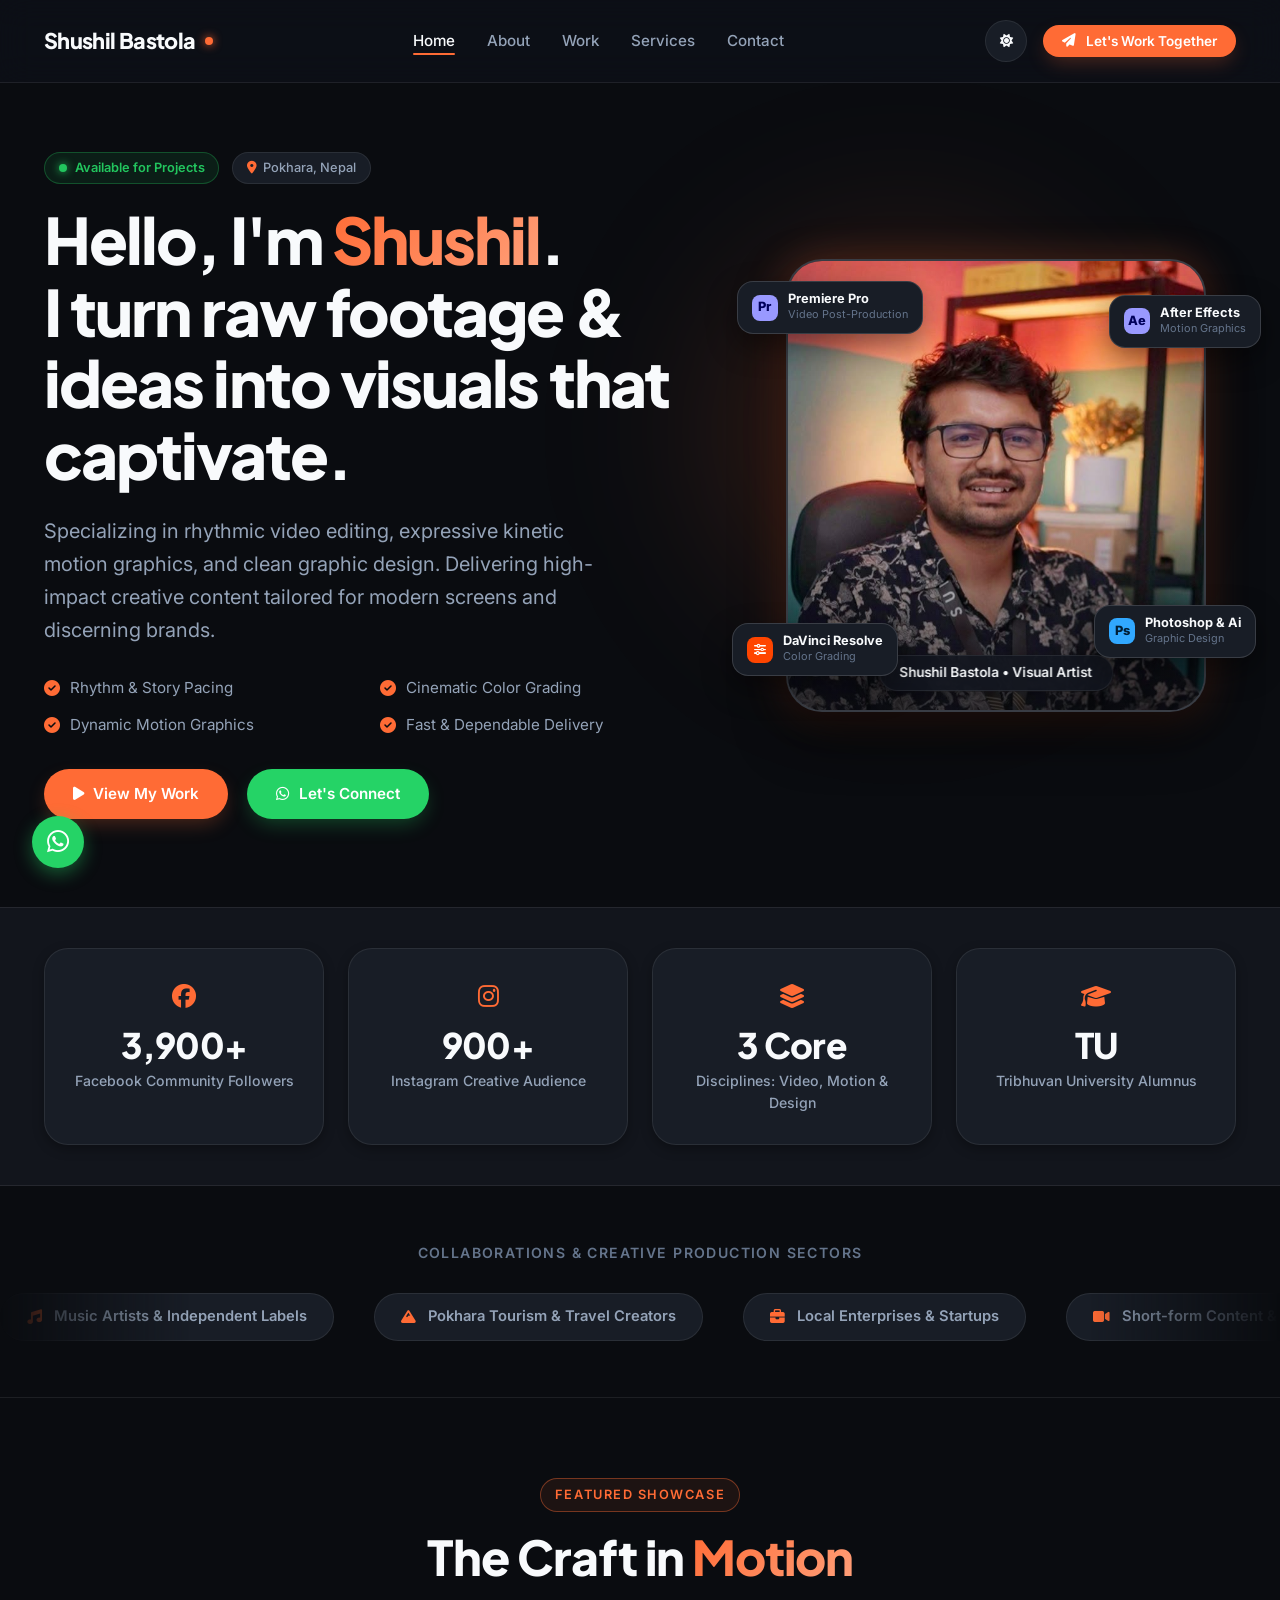
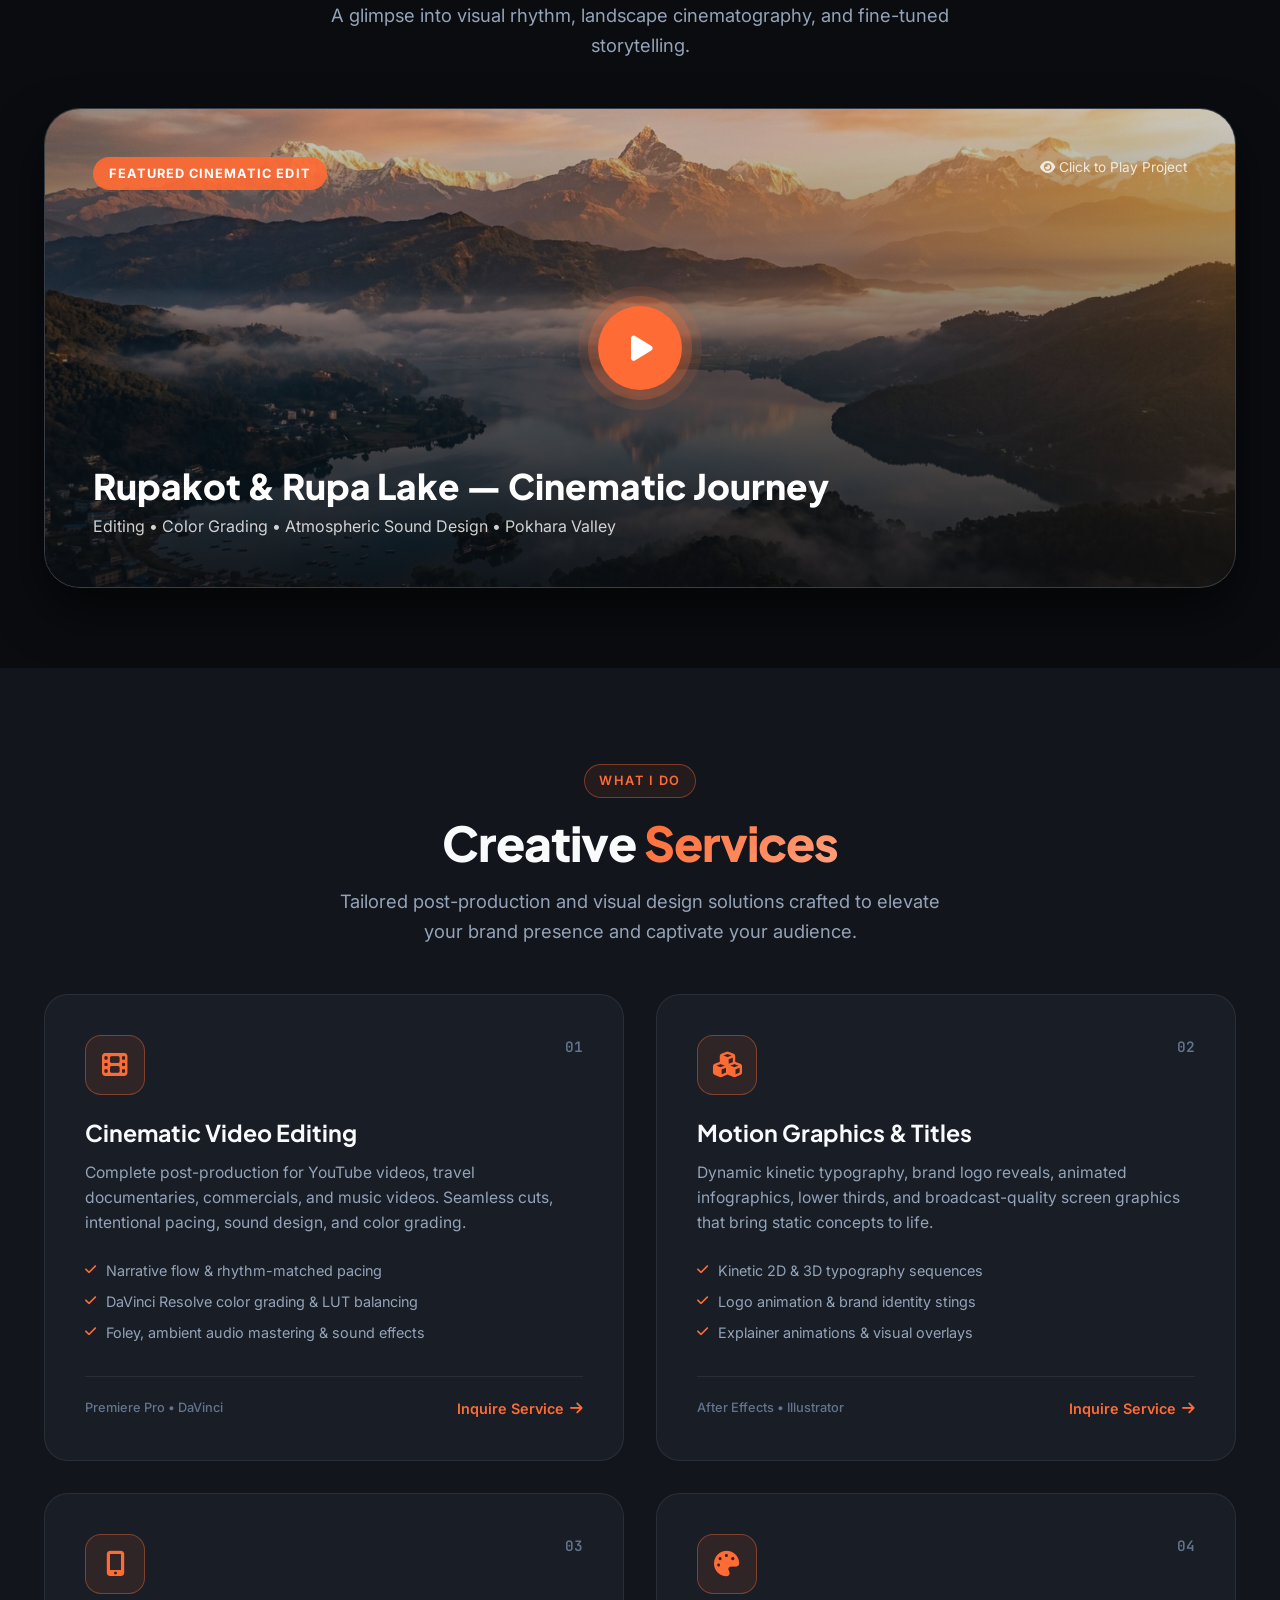
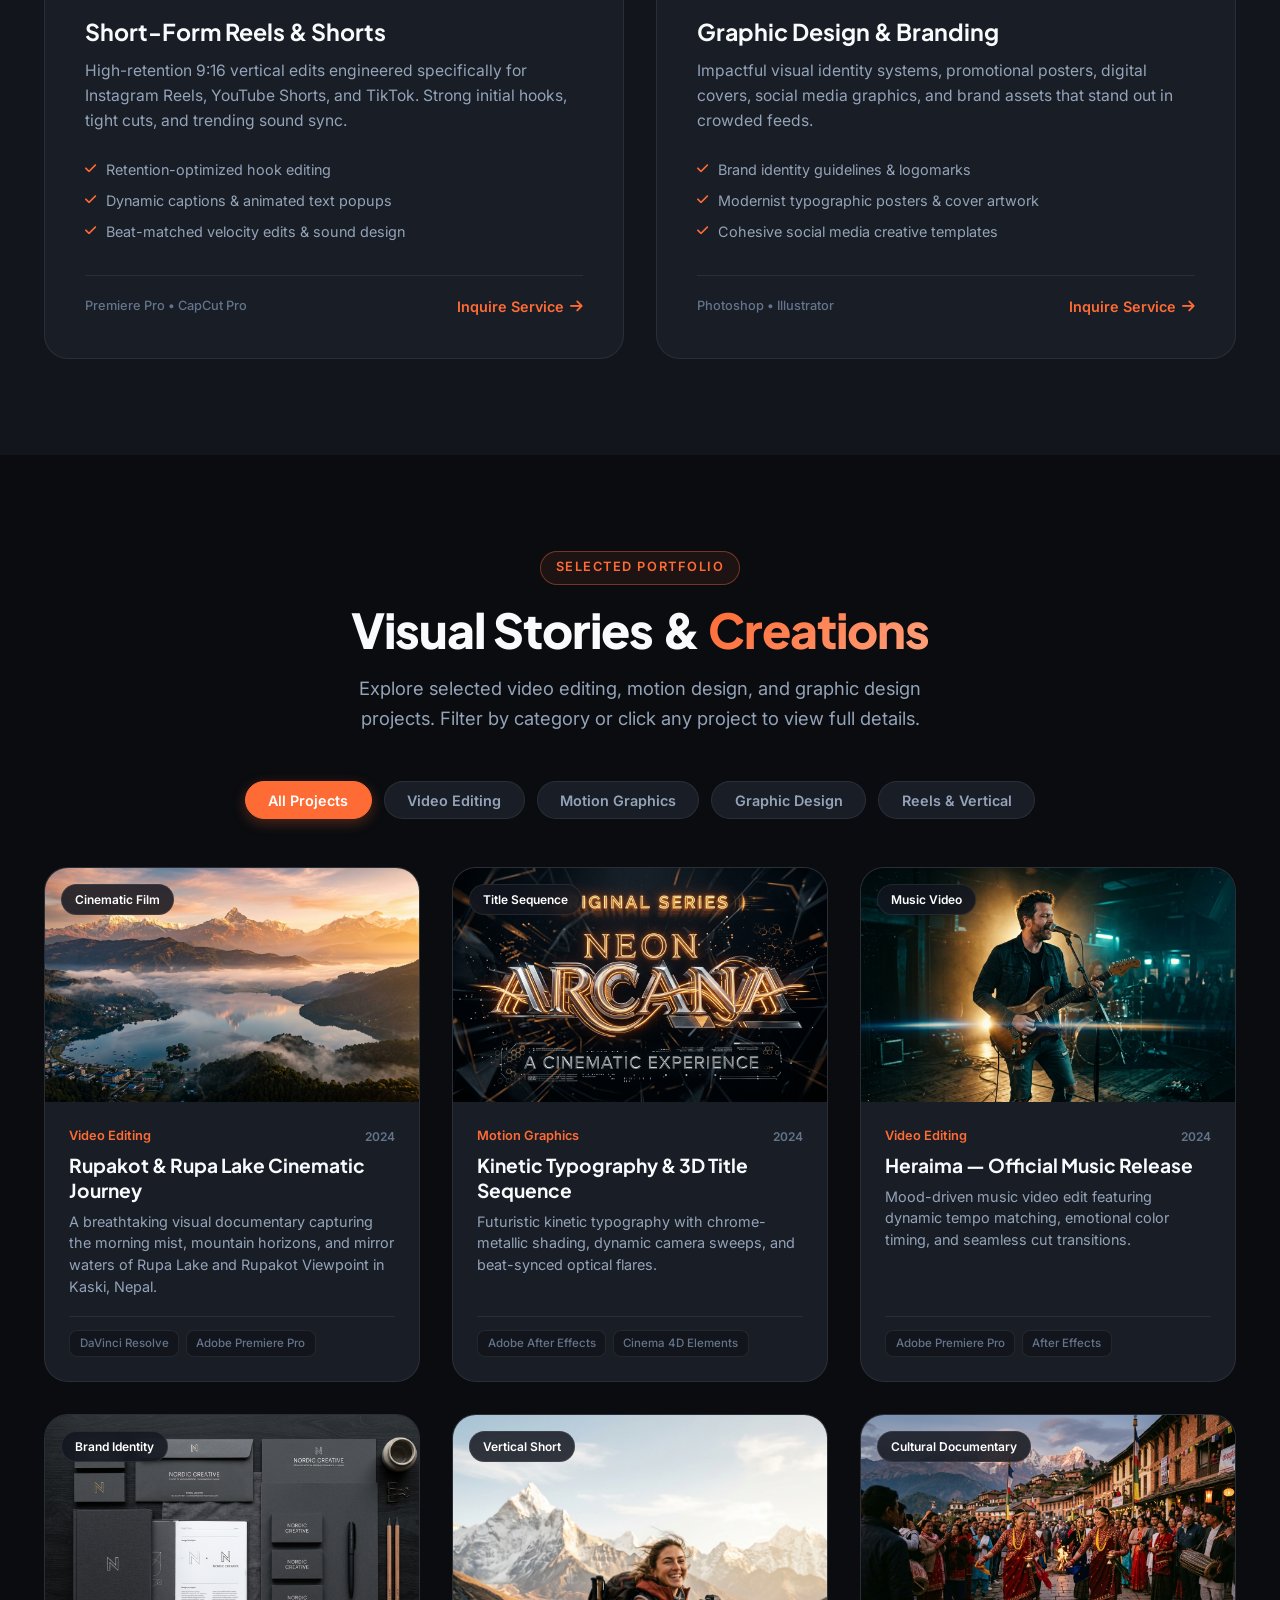
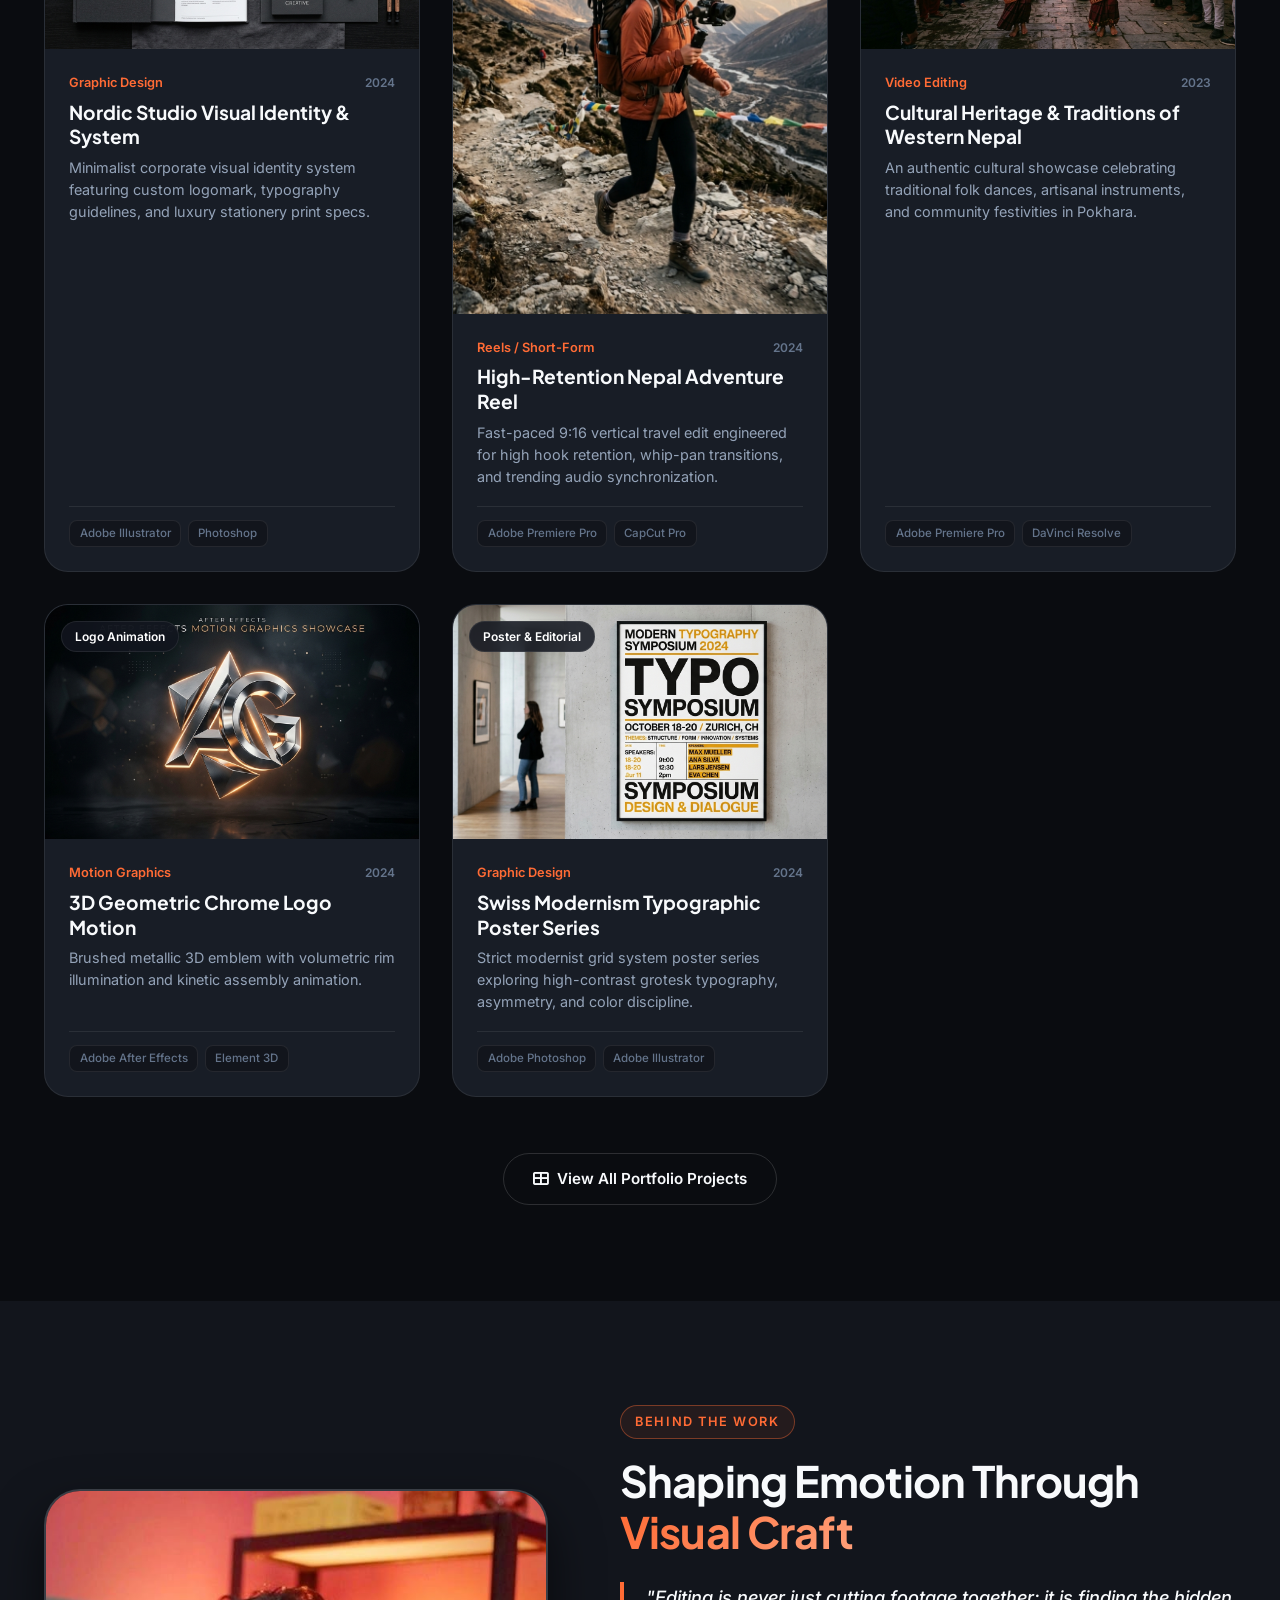
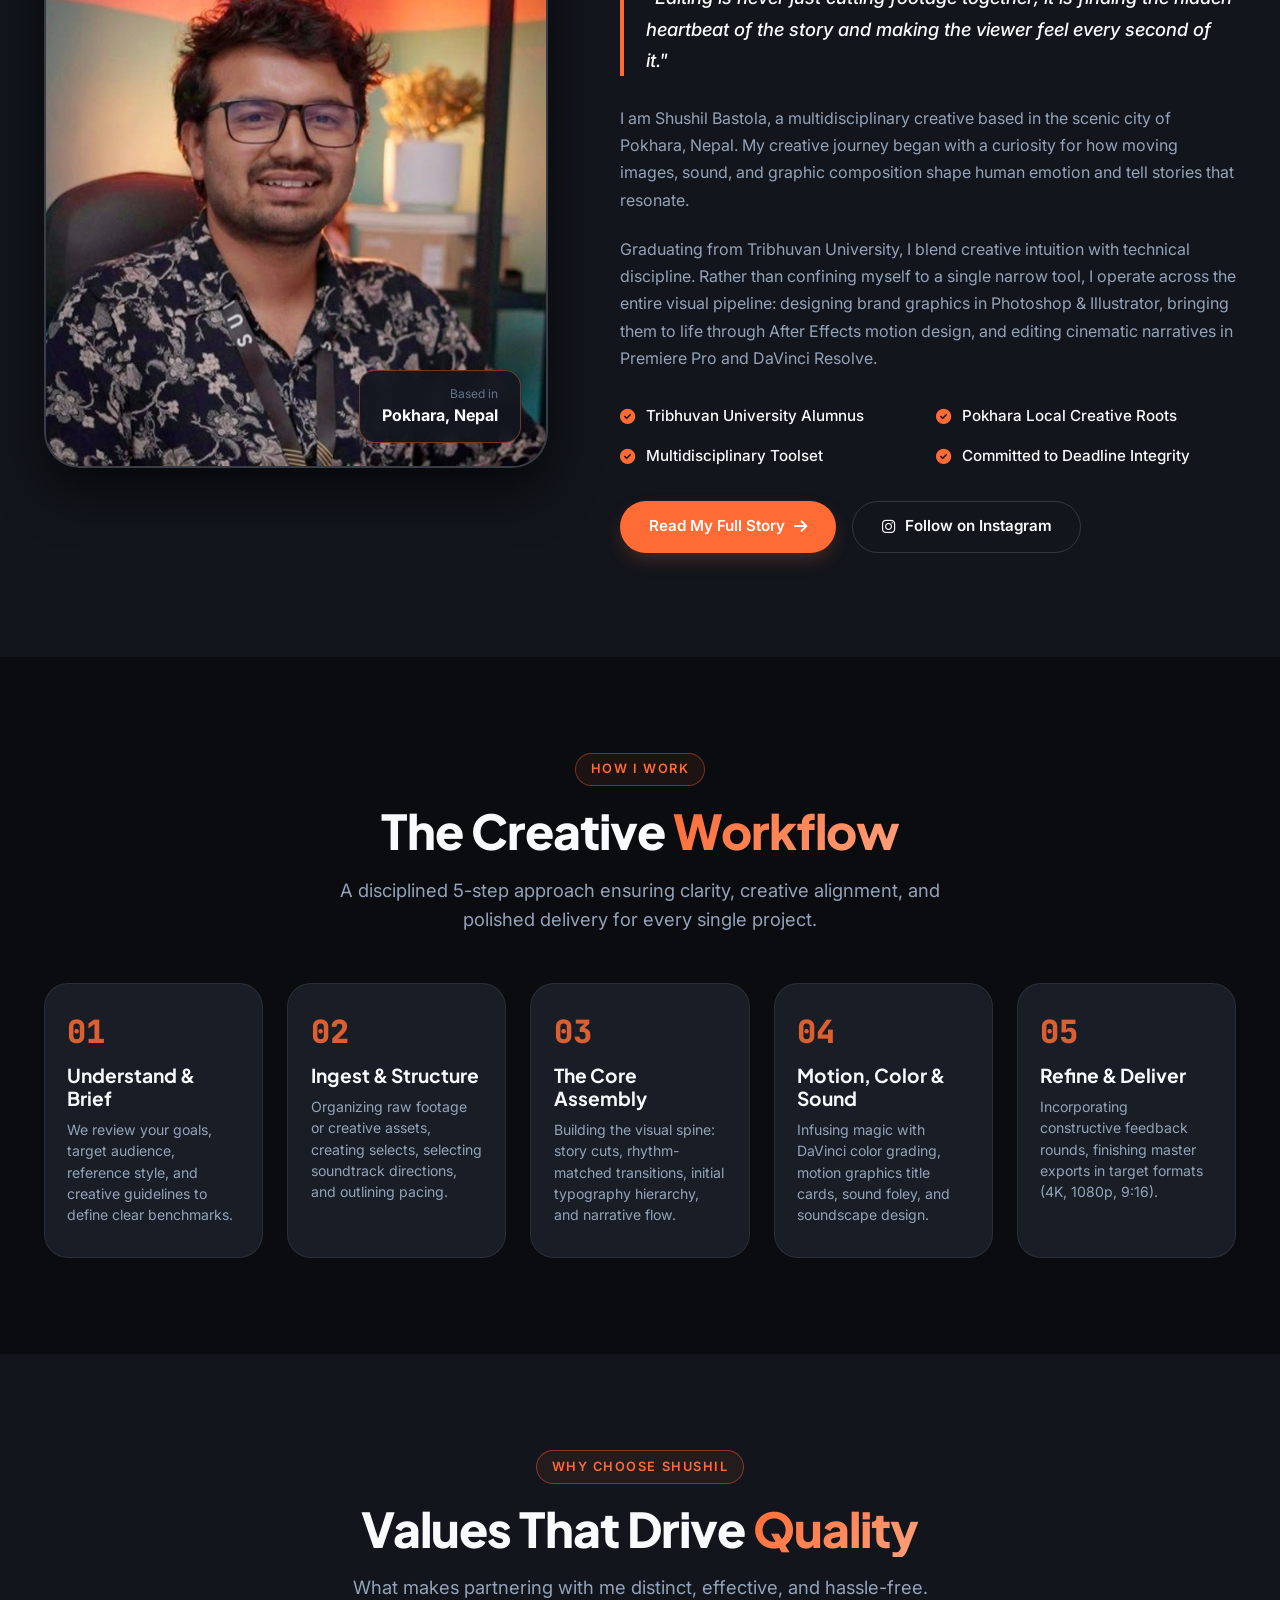
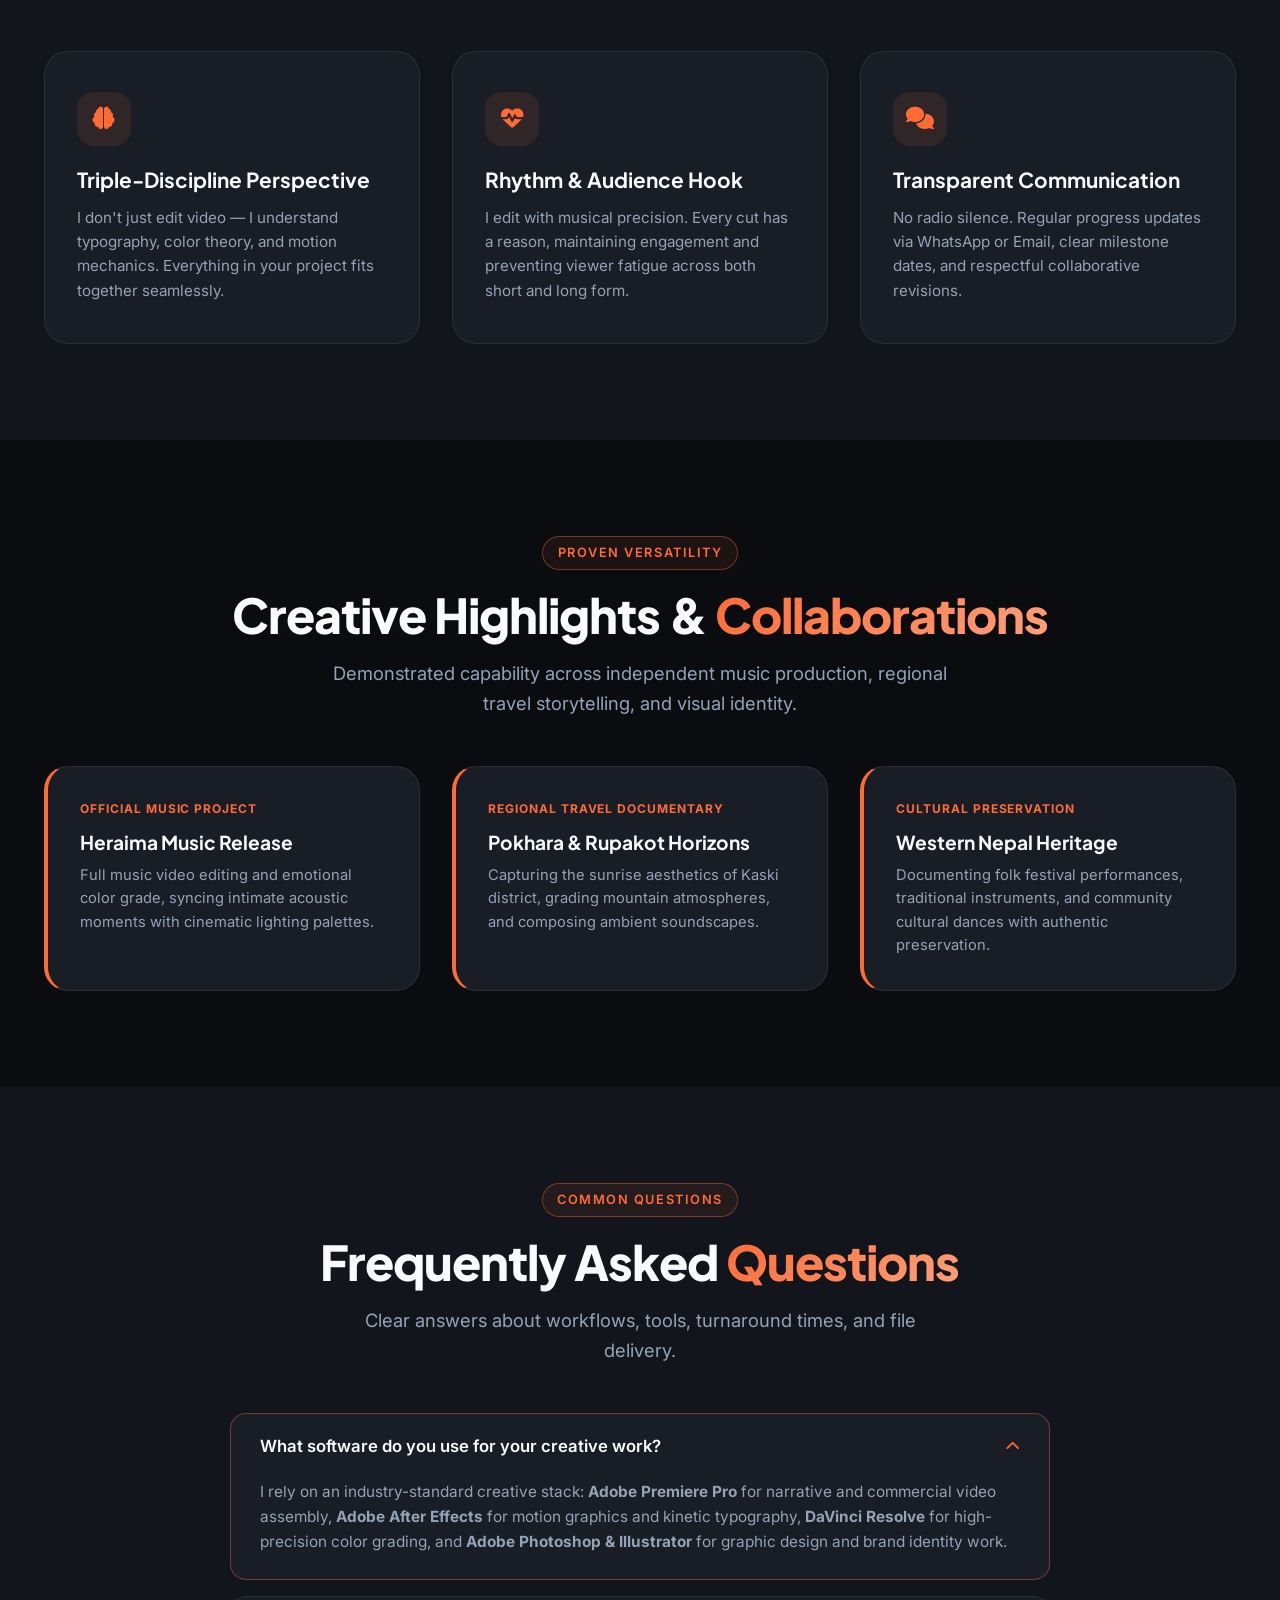
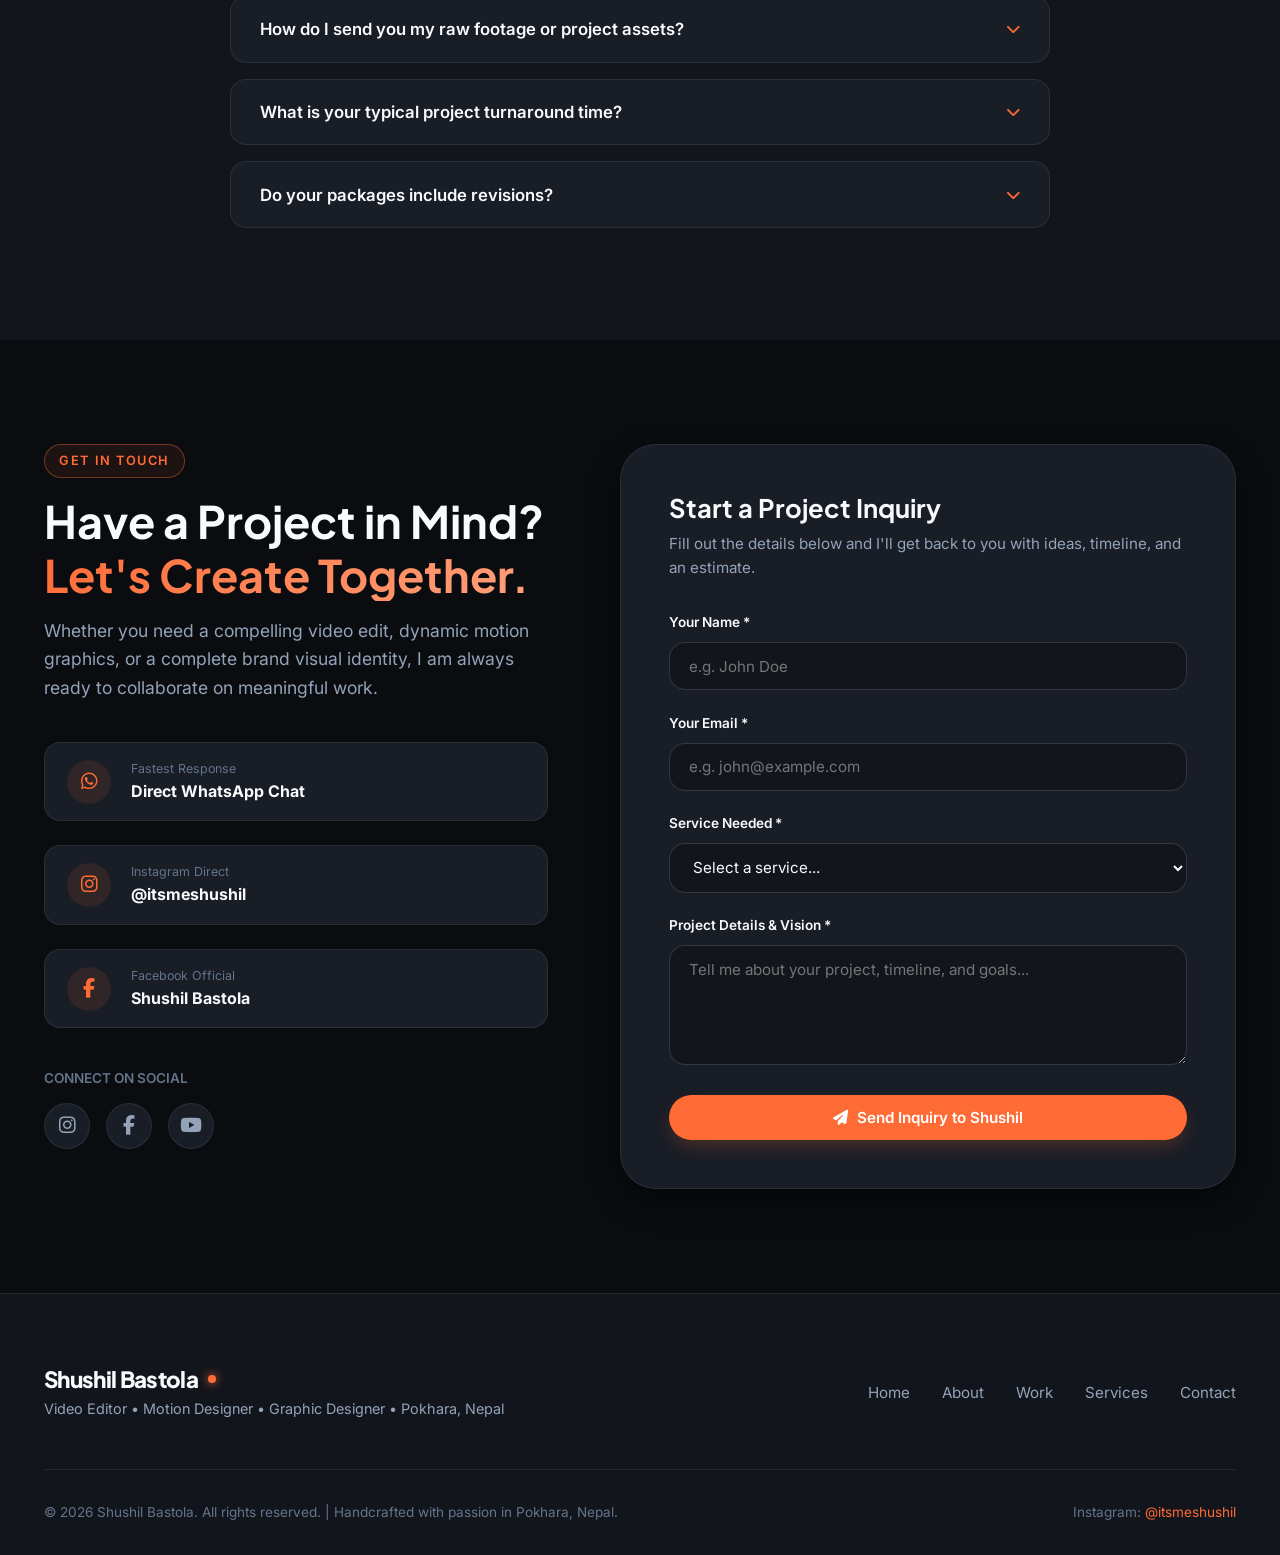
<file: index.html>
<!DOCTYPE html>
<html lang="en">
<head>
  <meta charset="UTF-8">
  <meta name="viewport" content="width=device-width, initial-scale=1.0">
  
  <title>Shushil Bastola | Video Editor, Motion Graphics & Graphic Designer</title>
  <meta name="description" content="Official portfolio of Shushil Bastola — Professional Video Editor, Motion Graphics Artist, and Graphic Designer based in Pokhara, Nepal. Visuals crafted with rhythm and intention.">
  <meta name="keywords" content="Shushil Bastola, itsmeshushil, Video Editor Pokhara, Motion Graphics Nepal, Graphic Designer Pokhara, Video Editing Nepal, Freelance Video Editor, Reels Editor">
  <meta name="author" content="Shushil Bastola">
  <meta name="robots" content="index, follow">

<!-- Search Engine Verification Placeholder -->
  <!-- Replace content with your Google Search Console verification code -->
	<meta name="google-site-verification" content="osciQegNAQBuEtO1pjsO329aaf_fcocKpjtHklkFjlA" />
  <!-- Canonical URL -->
   <link rel="canonical" href="https://shushilbastola.com.np/">
	
  <!-- Open Graph / Facebook -->
  <meta property="og:type" content="website">
  <meta property="og:url" content="https://itsmeshushil.com/">
  <meta property="og:title" content="Shushil Bastola | Video Editor & Visual Artist">
  <meta property="og:description" content="Professional portfolio of Shushil Bastola. Specializing in cinematic video editing, kinetic motion graphics, and clean graphic design in Pokhara, Nepal.">
  <meta property="og:image" content="assets/images/profile.jpg">

  <!-- Twitter -->
  <meta name="twitter:card" content="summary_large_image">
  <meta name="twitter:title" content="Shushil Bastola | Video Editor & Visual Artist">
  <meta name="twitter:description" content="Professional portfolio of Shushil Bastola — Video Editing, Motion Graphics, and Graphic Design.">
  <meta name="twitter:image" content="assets/images/profile.jpg">

  <!-- Google Fonts: Inter & Plus Jakarta Sans -->
  <link rel="preconnect" href="https://fonts.googleapis.com">
  <link rel="preconnect" href="https://fonts.gstatic.com" crossorigin>
  <link href="https://fonts.googleapis.com/css2?family=Inter:wght@300;400;500;600;700&family=Plus+Jakarta+Sans:wght@500;600;700;800&family=JetBrains+Mono:wght@400;600&display=swap" rel="stylesheet">

  <!-- Font Awesome 6 Icons -->
  <link rel="stylesheet" href="https://cdnjs.cloudflare.com/ajax/libs/font-awesome/6.5.1/css/all.min.css">

  <!-- Custom Stylesheet -->
  <link rel="stylesheet" href="css/style.css">

  <!-- Schema.org Structured Data -->
  <script type="application/ld+json">
  {
    "@context": "https://schema.org",
    "@type": "Person",
    "name": "Shushil Bastola",
    "alternateName": "itsmeshushil",
    "jobTitle": "Video Editor & Motion Designer",
    "address": {
      "@type": "PostalAddress",
      "addressLocality": "Pokhara",
      "addressRegion": "Gandaki Province",
      "addressCountry": "Nepal"
    },
    "alumniOf": "Tribhuvan University",
    "sameAs": [
      "https://www.instagram.com/itsmeshushil/",
      "https://www.facebook.com/profile.php?id=61584440631182",
      "https://www.youtube.com/@itsmeshushil"
    ],
    "knowsAbout": [
      "Video Editing",
      "Motion Graphics",
      "Graphic Design",
      "Color Grading",
      "Sound Design",
      "Adobe Premiere Pro",
      "Adobe After Effects",
      "DaVinci Resolve"
    ]
  }
  </script>
</head>
<body>

  <!-- ==========================================================================
       1. STICKY NAVIGATION
       ========================================================================== -->
  <nav class="navbar" id="navbar">
    <div class="container nav-container">
      <a href="index.html" class="nav-brand">
        <span>Shushil Bastola</span>
        <span class="brand-dot"></span>
      </a>

      <ul class="nav-links">
        <li><a href="index.html" class="nav-link active">Home</a></li>
        <li><a href="about.html" class="nav-link">About</a></li>
        <li><a href="portfolio.html" class="nav-link">Work</a></li>
        <li><a href="services.html" class="nav-link">Services</a></li>
        <li><a href="contact.html" class="nav-link">Contact</a></li>
      </ul>

      <div class="nav-actions">
        <button class="theme-toggle-btn" id="themeToggle" aria-label="Toggle dark mode">
          <i class="fas fa-sun"></i>
        </button>
        <button class="btn btn-primary btn-sm trigger-booking-modal">
          <i class="fas fa-paper-plane"></i> Let's Work Together
        </button>
        <button class="hamburger-btn" id="hamburgerBtn" aria-label="Toggle menu">
          <span></span>
          <span></span>
          <span></span>
        </button>
      </div>
    </div>
  </nav>

  <!-- Mobile Navigation Drawer -->
  <div class="mobile-drawer" id="mobileDrawer">
    <div>
      <div style="margin-bottom: 2rem; display: flex; align-items: center; justify-content: space-between;">
        <span class="nav-brand" style="font-size: 1.15rem;">
          Shushil Bastola <span class="brand-dot"></span>
        </span>
      </div>
      <ul class="mobile-nav-links">
        <li><a href="index.html" class="mobile-nav-link active"><span>Home</span> <i class="fas fa-chevron-right"></i></a></li>
        <li><a href="about.html" class="mobile-nav-link"><span>About</span> <i class="fas fa-chevron-right"></i></a></li>
        <li><a href="portfolio.html" class="mobile-nav-link"><span>Work / Portfolio</span> <i class="fas fa-chevron-right"></i></a></li>
        <li><a href="services.html" class="mobile-nav-link"><span>Services</span> <i class="fas fa-chevron-right"></i></a></li>
        <li><a href="contact.html" class="mobile-nav-link"><span>Contact</span> <i class="fas fa-chevron-right"></i></a></li>
      </ul>
    </div>
    <div class="mobile-drawer-footer">
      <button class="btn btn-primary trigger-booking-modal" style="width: 100%;">
        <i class="fas fa-calendar-check"></i> Start a Project
      </button>
      <div style="display: flex; justify-content: center; gap: 1rem; margin-top: 0.5rem;">
        <a href="https://www.instagram.com/itsmeshushil/" target="_blank" class="social-circle-link" aria-label="Instagram"><i class="fab fa-instagram"></i></a>
        <a href="https://www.facebook.com/profile.php?id=61584440631182" target="_blank" class="social-circle-link" aria-label="Facebook"><i class="fab fa-facebook-f"></i></a>
        <a href="https://www.youtube.com/@itsmeshushil" target="_blank" class="social-circle-link" aria-label="YouTube"><i class="fab fa-youtube"></i></a>
      </div>
    </div>
  </div>
  <div class="drawer-overlay" id="drawerOverlay"></div>

  <!-- ==========================================================================
       2. HERO SECTION
       ========================================================================== -->
  <section class="hero-section" id="hero">
    <div class="hero-glow"></div>
    <div class="container hero-grid">
      
      <div class="hero-content">
        <div class="hero-badge-row">
          <span class="status-pill">
            <span class="status-pulse"></span>
            Available for Projects
          </span>
          <span class="location-pill">
            <i class="fas fa-map-marker-alt" style="color: var(--accent-primary);"></i>
            Pokhara, Nepal
          </span>
        </div>

        <h1 class="hero-title">
          Hello, I'm <span class="gradient-text">Shushil</span>.<br>
          I turn raw footage & ideas into visuals that captivate.
        </h1>

        <p class="hero-subtitle">
          Specializing in rhythmic video editing, expressive kinetic motion graphics, and clean graphic design. Delivering high-impact creative content tailored for modern screens and discerning brands.
        </p>

        <div class="hero-points">
          <div class="hero-point-item"><i class="fas fa-check-circle"></i> Rhythm & Story Pacing</div>
          <div class="hero-point-item"><i class="fas fa-check-circle"></i> Cinematic Color Grading</div>
          <div class="hero-point-item"><i class="fas fa-check-circle"></i> Dynamic Motion Graphics</div>
          <div class="hero-point-item"><i class="fas fa-check-circle"></i> Fast & Dependable Delivery</div>
        </div>

        

        <div class="hero-cta-group">
          <a href="#work" class="btn btn-primary">
            <i class="fas fa-play"></i> View My Work
          </a>
          <a href="https://wa.me/9779800000000?text=Hi%20Shushil%2C%20I%20saw%20your%20portfolio%20and%20would%20like%20to%20discuss%20a%20project!" target="_blank" class="btn btn-whatsapp">
            <i class="fab fa-whatsapp"></i> Let's Connect
          </a>
        </div>
      </div>

      <!-- Hero Visual: Portrait + Floating Badges -->
      <div class="hero-visual-wrapper">
        <div class="portrait-frame">
          <img src="assets/images/profile.jpg" alt="Shushil Bastola - Video Editor & Graphic Designer">
          <div class="portrait-caption-pill">
            <span>Shushil Bastola &bull; Visual Artist</span>
          </div>
        </div>

        <!-- Floating Software Badges -->
        <div class="floating-software-badge badge-top-left">
          <div class="badge-icon pr">Pr</div>
          <div class="badge-text">
            <span class="badge-name">Premiere Pro</span>
            <span class="badge-skill">Video Post-Production</span>
          </div>
        </div>

        <div class="floating-software-badge badge-top-right">
          <div class="badge-icon ae">Ae</div>
          <div class="badge-text">
            <span class="badge-name">After Effects</span>
            <span class="badge-skill">Motion Graphics</span>
          </div>
        </div>

        <div class="floating-software-badge badge-bottom-left">
          <div class="badge-icon dv"><i class="fas fa-sliders-h" style="font-size: 0.75rem;"></i></div>
          <div class="badge-text">
            <span class="badge-name">DaVinci Resolve</span>
            <span class="badge-skill">Color Grading</span>
          </div>
        </div>

        <div class="floating-software-badge badge-bottom-right">
          <div class="badge-icon ps">Ps</div>
          <div class="badge-text">
            <span class="badge-name">Photoshop & Ai</span>
            <span class="badge-skill">Graphic Design</span>
          </div>
        </div>
      </div>

    </div>
  </section>

  <!-- ==========================================================================
       3. TRUST / VERIFIED STATS SECTION
       ========================================================================== -->
  <section class="stats-bar-section fade-up" id="credibility">
    <div class="container stats-grid">
      <div class="stat-item-card">
        <div class="stat-icon"><i class="fab fa-facebook"></i></div>
        <div class="stat-value">3,900+</div>
        <div class="stat-label">Facebook Community Followers</div>
      </div>

      <div class="stat-item-card">
        <div class="stat-icon"><i class="fab fa-instagram"></i></div>
        <div class="stat-value">900+</div>
        <div class="stat-label">Instagram Creative Audience</div>
      </div>

      <div class="stat-item-card">
        <div class="stat-icon"><i class="fas fa-layer-group"></i></div>
        <div class="stat-value">3 Core</div>
        <div class="stat-label">Disciplines: Video, Motion & Design</div>
      </div>

      <div class="stat-item-card">
        <div class="stat-icon"><i class="fas fa-graduation-cap"></i></div>
        <div class="stat-value">TU</div>
        <div class="stat-label">Tribhuvan University Alumnus</div>
      </div>
    </div>
  </section>

  <!-- ==========================================================================
       4. CLIENTS & CREATIVE SECTORS MARQUEE
       ========================================================================== -->
  <section class="brands-section fade-up">
    <div class="brands-header">
      Collaborations & Creative Production Sectors
    </div>
    <div class="marquee-container">
      <div class="marquee-track">
        <div class="marquee-item"><i class="fas fa-music"></i> Music Artists & Independent Labels</div>
        <div class="marquee-item"><i class="fas fa-mountain"></i> Pokhara Tourism & Travel Creators</div>
        <div class="marquee-item"><i class="fas fa-briefcase"></i> Local Enterprises & Startups</div>
        <div class="marquee-item"><i class="fas fa-video"></i> Short-form Content & Reels Channels</div>
        <div class="marquee-item"><i class="fas fa-landmark"></i> Cultural Documentaries & Folk Media</div>
        <div class="marquee-item"><i class="fas fa-bullhorn"></i> Event Organizers & Promotional Media</div>
        <!-- Duplicated items for smooth infinite loop -->
        <div class="marquee-item"><i class="fas fa-music"></i> Music Artists & Independent Labels</div>
        <div class="marquee-item"><i class="fas fa-mountain"></i> Pokhara Tourism & Travel Creators</div>
        <div class="marquee-item"><i class="fas fa-briefcase"></i> Local Enterprises & Startups</div>
        <div class="marquee-item"><i class="fas fa-video"></i> Short-form Content & Reels Channels</div>
        <div class="marquee-item"><i class="fas fa-landmark"></i> Cultural Documentaries & Folk Media</div>
        <div class="marquee-item"><i class="fas fa-bullhorn"></i> Event Organizers & Promotional Media</div>
      </div>
    </div>
  </section>

  <!-- ==========================================================================
       8. DOMINANT FEATURED SHOWREEL / HERO PROJECT
       ========================================================================== -->
  <section class="showreel-section fade-up" id="showreel">
    <div class="container">
      <div class="text-center" style="margin-bottom: 2rem;">
        <span class="section-label">Featured Showcase</span>
        <h2 class="section-title">The Craft in <span class="gradient-text">Motion</span></h2>
        <p class="section-subtitle">A glimpse into visual rhythm, landscape cinematography, and fine-tuned storytelling.</p>
      </div>

      <div class="showreel-banner" onclick="openProjectModal(portfolioProjects[0])">
        <img src="assets/images/projects/rupakot.jpg" alt="Rupakot Cinematic Video Edit">
        <div class="showreel-overlay">
          <div class="showreel-top">
            <span class="showreel-badge">Featured Cinematic Edit</span>
            <span style="color: rgba(255,255,255,0.8); font-size: 0.85rem;"><i class="fas fa-eye"></i> Click to Play Project</span>
          </div>

          <div class="showreel-center">
            <div class="play-pulse-btn">
              <i class="fas fa-play"></i>
            </div>
          </div>

          <div class="showreel-bottom">
            <h3>Rupakot & Rupa Lake — Cinematic Journey</h3>
            <p>Editing &bull; Color Grading &bull; Atmospheric Sound Design &bull; Pokhara Valley</p>
          </div>
        </div>
      </div>
    </div>
  </section>

  <!-- ==========================================================================
       6. SERVICES SECTION
       ========================================================================== -->
  <section class="section section-alt fade-up" id="services">
    <div class="container">
      <div class="text-center">
        <span class="section-label">What I Do</span>
        <h2 class="section-title">Creative <span class="gradient-text">Services</span></h2>
        <p class="section-subtitle">
          Tailored post-production and visual design solutions crafted to elevate your brand presence and captivate your audience.
        </p>
      </div>

      <div class="services-grid">
        <!-- Service 1 -->
        <div class="service-card">
          <div>
            <div class="service-card-header">
              <div class="service-icon-box"><i class="fas fa-film"></i></div>
              <span class="service-num">01</span>
            </div>
            <h3>Cinematic Video Editing</h3>
            <p>
              Complete post-production for YouTube videos, travel documentaries, commercials, and music videos. Seamless cuts, intentional pacing, sound design, and color grading.
            </p>
            <ul class="service-deliverables">
              <li><i class="fas fa-check"></i> Narrative flow & rhythm-matched pacing</li>
              <li><i class="fas fa-check"></i> DaVinci Resolve color grading & LUT balancing</li>
              <li><i class="fas fa-check"></i> Foley, ambient audio mastering & sound effects</li>
            </ul>
          </div>
          <div class="service-card-footer">
            <span class="service-tools">Premiere Pro &bull; DaVinci</span>
            <a href="#" class="service-action-link trigger-booking-modal" data-service="Cinematic Video Editing">
              Inquire Service <i class="fas fa-arrow-right"></i>
            </a>
          </div>
        </div>

        <!-- Service 2 -->
        <div class="service-card">
          <div>
            <div class="service-card-header">
              <div class="service-icon-box"><i class="fas fa-cubes"></i></div>
              <span class="service-num">02</span>
            </div>
            <h3>Motion Graphics & Titles</h3>
            <p>
              Dynamic kinetic typography, brand logo reveals, animated infographics, lower thirds, and broadcast-quality screen graphics that bring static concepts to life.
            </p>
            <ul class="service-deliverables">
              <li><i class="fas fa-check"></i> Kinetic 2D & 3D typography sequences</li>
              <li><i class="fas fa-check"></i> Logo animation & brand identity stings</li>
              <li><i class="fas fa-check"></i> Explainer animations & visual overlays</li>
            </ul>
          </div>
          <div class="service-card-footer">
            <span class="service-tools">After Effects &bull; Illustrator</span>
            <a href="#" class="service-action-link trigger-booking-modal" data-service="Motion Graphics & Titles">
              Inquire Service <i class="fas fa-arrow-right"></i>
            </a>
          </div>
        </div>

        <!-- Service 3 -->
        <div class="service-card">
          <div>
            <div class="service-card-header">
              <div class="service-icon-box"><i class="fas fa-mobile-alt"></i></div>
              <span class="service-num">03</span>
            </div>
            <h3>Short-Form Reels & Shorts</h3>
            <p>
              High-retention 9:16 vertical edits engineered specifically for Instagram Reels, YouTube Shorts, and TikTok. Strong initial hooks, tight cuts, and trending sound sync.
            </p>
            <ul class="service-deliverables">
              <li><i class="fas fa-check"></i> Retention-optimized hook editing</li>
              <li><i class="fas fa-check"></i> Dynamic captions & animated text popups</li>
              <li><i class="fas fa-check"></i> Beat-matched velocity edits & sound design</li>
            </ul>
          </div>
          <div class="service-card-footer">
            <span class="service-tools">Premiere Pro &bull; CapCut Pro</span>
            <a href="#" class="service-action-link trigger-booking-modal" data-service="Short-Form Reels & Shorts">
              Inquire Service <i class="fas fa-arrow-right"></i>
            </a>
          </div>
        </div>

        <!-- Service 4 -->
        <div class="service-card">
          <div>
            <div class="service-card-header">
              <div class="service-icon-box"><i class="fas fa-palette"></i></div>
              <span class="service-num">04</span>
            </div>
            <h3>Graphic Design & Branding</h3>
            <p>
              Impactful visual identity systems, promotional posters, digital covers, social media graphics, and brand assets that stand out in crowded feeds.
            </p>
            <ul class="service-deliverables">
              <li><i class="fas fa-check"></i> Brand identity guidelines & logomarks</li>
              <li><i class="fas fa-check"></i> Modernist typographic posters & cover artwork</li>
              <li><i class="fas fa-check"></i> Cohesive social media creative templates</li>
            </ul>
          </div>
          <div class="service-card-footer">
            <span class="service-tools">Photoshop &bull; Illustrator</span>
            <a href="#" class="service-action-link trigger-booking-modal" data-service="Graphic Design & Branding">
              Inquire Service <i class="fas fa-arrow-right"></i>
            </a>
          </div>
        </div>
      </div>
    </div>
  </section>

  <!-- ==========================================================================
       7. FEATURED WORK / PORTFOLIO SECTION
       ========================================================================== -->
  <section class="section fade-up" id="work">
    <div class="container">
      <div class="text-center">
        <span class="section-label">Selected Portfolio</span>
        <h2 class="section-title">Visual Stories & <span class="gradient-text">Creations</span></h2>
        <p class="section-subtitle">
          Explore selected video editing, motion design, and graphic design projects. Filter by category or click any project to view full details.
        </p>
      </div>

      <!-- Category Filter Tabs -->
      <div class="portfolio-filter-row">
        <button class="filter-btn active" data-filter="all">All Projects</button>
        <button class="filter-btn" data-filter="video">Video Editing</button>
        <button class="filter-btn" data-filter="motion">Motion Graphics</button>
        <button class="filter-btn" data-filter="graphic">Graphic Design</button>
        <button class="filter-btn" data-filter="reels">Reels & Vertical</button>
      </div>

      <!-- Dynamic Portfolio Grid -->
      <div class="portfolio-grid" id="portfolioGrid">
        <!-- Rendered dynamically by js/main.js using js/portfolio-data.js -->
      </div>

      <div class="text-center" style="margin-top: 3.5rem;">
        <a href="portfolio.html" class="btn btn-outline">
          <i class="fas fa-th-large"></i> View All Portfolio Projects
        </a>
      </div>
    </div>
  </section>

  <!-- ==========================================================================
       5 & 13. ABOUT ME & BEHIND THE WORK
       ========================================================================== -->
  <section class="about-section section-alt fade-up" id="about">
    <div class="container about-grid">
      
      <div class="about-photo-card">
        <img src="assets/images/profile.jpg" alt="Shushil Bastola in studio">
        <div class="about-photo-badge">
          <span>Based in</span>
          <strong>Pokhara, Nepal</strong>
        </div>
      </div>

      <div class="about-content">
        <span class="section-label">Behind The Work</span>
        <h2>Shaping Emotion Through <span class="gradient-text">Visual Craft</span></h2>
        
        <p class="about-quote">
          "Editing is never just cutting footage together; it is finding the hidden heartbeat of the story and making the viewer feel every second of it."
        </p>

        <p class="about-paragraph">
          I am Shushil Bastola, a multidisciplinary creative based in the scenic city of Pokhara, Nepal. My creative journey began with a curiosity for how moving images, sound, and graphic composition shape human emotion and tell stories that resonate.
        </p>

        <p class="about-paragraph">
          Graduating from Tribhuvan University, I blend creative intuition with technical discipline. Rather than confining myself to a single narrow tool, I operate across the entire visual pipeline: designing brand graphics in Photoshop & Illustrator, bringing them to life through After Effects motion design, and editing cinematic narratives in Premiere Pro and DaVinci Resolve.
        </p>

        <div class="about-credentials-list">
          <div class="cred-item"><i class="fas fa-check-circle"></i> Tribhuvan University Alumnus</div>
          <div class="cred-item"><i class="fas fa-check-circle"></i> Pokhara Local Creative Roots</div>
          <div class="cred-item"><i class="fas fa-check-circle"></i> Multidisciplinary Toolset</div>
          <div class="cred-item"><i class="fas fa-check-circle"></i> Committed to Deadline Integrity</div>
        </div>

        <div style="display: flex; gap: 1rem; flex-wrap: wrap;">
          <a href="about.html" class="btn btn-primary">
            Read My Full Story <i class="fas fa-arrow-right"></i>
          </a>
          <a href="https://www.instagram.com/itsmeshushil/" target="_blank" class="btn btn-outline">
            <i class="fab fa-instagram"></i> Follow on Instagram
          </a>
        </div>
      </div>

    </div>
  </section>

  <!-- ==========================================================================
       10. CREATIVE PROCESS
       ========================================================================== -->
  <section class="section fade-up" id="process">
    <div class="container">
      <div class="text-center">
        <span class="section-label">How I Work</span>
        <h2 class="section-title">The Creative <span class="gradient-text">Workflow</span></h2>
        <p class="section-subtitle">
          A disciplined 5-step approach ensuring clarity, creative alignment, and polished delivery for every single project.
        </p>
      </div>

      <div class="process-grid">
        <div class="process-step-card">
          <span class="process-step-number">01</span>
          <h3>Understand & Brief</h3>
          <p>We review your goals, target audience, reference style, and creative guidelines to define clear benchmarks.</p>
        </div>

        <div class="process-step-card">
          <span class="process-step-number">02</span>
          <h3>Ingest & Structure</h3>
          <p>Organizing raw footage or creative assets, creating selects, selecting soundtrack directions, and outlining pacing.</p>
        </div>

        <div class="process-step-card">
          <span class="process-step-number">03</span>
          <h3>The Core Assembly</h3>
          <p>Building the visual spine: story cuts, rhythm-matched transitions, initial typography hierarchy, and narrative flow.</p>
        </div>

        <div class="process-step-card">
          <span class="process-step-number">04</span>
          <h3>Motion, Color & Sound</h3>
          <p>Infusing magic with DaVinci color grading, motion graphics title cards, sound foley, and soundscape design.</p>
        </div>

        <div class="process-step-card">
          <span class="process-step-number">05</span>
          <h3>Refine & Deliver</h3>
          <p>Incorporating constructive feedback rounds, finishing master exports in target formats (4K, 1080p, 9:16).</p>
        </div>
      </div>
    </div>
  </section>

  <!-- ==========================================================================
       11. WHY WORK WITH ME
       ========================================================================== -->
  <section class="section section-alt fade-up" id="why-me">
    <div class="container">
      <div class="text-center">
        <span class="section-label">Why Choose Shushil</span>
        <h2 class="section-title">Values That Drive <span class="gradient-text">Quality</span></h2>
        <p class="section-subtitle">
          What makes partnering with me distinct, effective, and hassle-free.
        </p>
      </div>

      <div class="why-grid">
        <div class="why-card">
          <div class="why-icon"><i class="fas fa-brain"></i></div>
          <h3>Triple-Discipline Perspective</h3>
          <p>I don't just edit video — I understand typography, color theory, and motion mechanics. Everything in your project fits together seamlessly.</p>
        </div>

        <div class="why-card">
          <div class="why-icon"><i class="fas fa-heartbeat"></i></div>
          <h3>Rhythm & Audience Hook</h3>
          <p>I edit with musical precision. Every cut has a reason, maintaining engagement and preventing viewer fatigue across both short and long form.</p>
        </div>

        <div class="why-card">
          <div class="why-icon"><i class="fas fa-comments"></i></div>
          <h3>Transparent Communication</h3>
          <p>No radio silence. Regular progress updates via WhatsApp or Email, clear milestone dates, and respectful collaborative revisions.</p>
        </div>
      </div>
    </div>
  </section>

  <!-- ==========================================================================
       12. SELECTED COLLABORATIONS & CREATIVE HIGHLIGHTS
       ========================================================================== -->
  <section class="section fade-up" id="collaborations">
    <div class="container">
      <div class="text-center">
        <span class="section-label">Proven Versatility</span>
        <h2 class="section-title">Creative Highlights & <span class="gradient-text">Collaborations</span></h2>
        <p class="section-subtitle">
          Demonstrated capability across independent music production, regional travel storytelling, and visual identity.
        </p>
      </div>

      <div class="collab-grid">
        <div class="collab-card">
          <div class="collab-badge">Official Music Project</div>
          <h4>Heraima Music Release</h4>
          <p>Full music video editing and emotional color grade, syncing intimate acoustic moments with cinematic lighting palettes.</p>
        </div>

        <div class="collab-card">
          <div class="collab-badge">Regional Travel Documentary</div>
          <h4>Pokhara & Rupakot Horizons</h4>
          <p>Capturing the sunrise aesthetics of Kaski district, grading mountain atmospheres, and composing ambient soundscapes.</p>
        </div>

        <div class="collab-card">
          <div class="collab-badge">Cultural Preservation</div>
          <h4>Western Nepal Heritage</h4>
          <p>Documenting folk festival performances, traditional instruments, and community cultural dances with authentic preservation.</p>
        </div>
      </div>
    </div>
  </section>

  <!-- ==========================================================================
       FAQ SECTION
       ========================================================================== -->
  <section class="section section-alt fade-up" id="faq">
    <div class="container">
      <div class="text-center">
        <span class="section-label">Common Questions</span>
        <h2 class="section-title">Frequently Asked <span class="gradient-text">Questions</span></h2>
        <p class="section-subtitle">
          Clear answers about workflows, tools, turnaround times, and file delivery.
        </p>
      </div>

      <div class="faq-container">
        <div class="faq-item active">
          <button class="faq-header">
            <span>What software do you use for your creative work?</span>
            <i class="fas fa-chevron-down faq-icon"></i>
          </button>
          <div class="faq-body">
            I rely on an industry-standard creative stack: <strong>Adobe Premiere Pro</strong> for narrative and commercial video assembly, <strong>Adobe After Effects</strong> for motion graphics and kinetic typography, <strong>DaVinci Resolve</strong> for high-precision color grading, and <strong>Adobe Photoshop & Illustrator</strong> for graphic design and brand identity work.
          </div>
        </div>

        <div class="faq-item">
          <button class="faq-header">
            <span>How do I send you my raw footage or project assets?</span>
            <i class="fas fa-chevron-down faq-icon"></i>
          </button>
          <div class="faq-body">
            You can upload your files via <strong>Google Drive</strong>, <strong>Dropbox</strong>, <strong>WeTransfer</strong>, or any cloud link of your choice. I download the assets, organize the folder structure, and back them up securely throughout the editing cycle.
          </div>
        </div>

        <div class="faq-item">
          <button class="faq-header">
            <span>What is your typical project turnaround time?</span>
            <i class="fas fa-chevron-down faq-icon"></i>
          </button>
          <div class="faq-body">
            Turnaround depends on project scope. A short-form Reel or TikTok edit typically takes <strong>24 to 48 hours</strong>. Commercial promos, music videos, or detailed documentary edits usually take <strong>3 to 5 business days</strong> for the initial draft. Deadlines are always locked and respected upfront.
          </div>
        </div>

        <div class="faq-item">
          <button class="faq-header">
            <span>Do your packages include revisions?</span>
            <i class="fas fa-chevron-down faq-icon"></i>
          </button>
          <div class="faq-body">
            Yes! Every project includes collaborative revision rounds to fine-tune pacing, music balance, color adjustments, and typography so the final master perfectly aligns with your creative vision.
          </div>
        </div>
      </div>
    </div>
  </section>

  <!-- ==========================================================================
       14. CONTACT / CTA SECTION
       ========================================================================== -->
  <section class="contact-section fade-up" id="contact">
    <div class="container contact-grid">
      
      <div class="contact-info-panel">
        <span class="section-label">Get In Touch</span>
        <h2>Have a Project in Mind?<br><span class="gradient-text">Let's Create Together.</span></h2>
        <p class="contact-lead">
          Whether you need a compelling video edit, dynamic motion graphics, or a complete brand visual identity, I am always ready to collaborate on meaningful work.
        </p>

        <div class="contact-methods">
          <a href="https://wa.me/9779800000000?text=Hi%20Shushil%2C%20I%20have%20a%20project%20inquiry!" target="_blank" class="contact-method-item">
            <div class="method-icon"><i class="fab fa-whatsapp"></i></div>
            <div class="method-details">
              <span>Fastest Response</span>
              <strong>Direct WhatsApp Chat</strong>
            </div>
          </a>

          <a href="https://www.instagram.com/itsmeshushil/" target="_blank" class="contact-method-item">
            <div class="method-icon"><i class="fab fa-instagram"></i></div>
            <div class="method-details">
              <span>Instagram Direct</span>
              <strong>@itsmeshushil</strong>
            </div>
          </a>

          <a href="https://www.facebook.com/profile.php?id=61584440631182" target="_blank" class="contact-method-item">
            <div class="method-icon"><i class="fab fa-facebook-f"></i></div>
            <div class="method-details">
              <span>Facebook Official</span>
              <strong>Shushil Bastola</strong>
            </div>
          </a>
        </div>

        <div>
          <span style="display: block; font-size: 0.85rem; color: var(--text-muted); margin-bottom: 0.8rem; font-weight: 600;">CONNECT ON SOCIAL</span>
          <div class="social-links-row">
            <a href="https://www.instagram.com/itsmeshushil/" target="_blank" class="social-circle-link" aria-label="Instagram"><i class="fab fa-instagram"></i></a>
            <a href="https://www.facebook.com/profile.php?id=61584440631182" target="_blank" class="social-circle-link" aria-label="Facebook"><i class="fab fa-facebook-f"></i></a>
            <a href="https://www.youtube.com/@itsmeshushil" target="_blank" class="social-circle-link" aria-label="YouTube"><i class="fab fa-youtube"></i></a>
          </div>
        </div>
      </div>

      <div class="contact-form-panel">
        <h3>Start a Project Inquiry</h3>
        <p>Fill out the details below and I'll get back to you with ideas, timeline, and an estimate.</p>
        
        <form id="contactForm">
          <div class="form-group">
            <label for="cName">Your Name *</label>
            <input type="text" id="cName" name="fullname" class="form-control" placeholder="e.g. John Doe" required>
          </div>

          <div class="form-group">
            <label for="cEmail">Your Email *</label>
            <input type="email" id="cEmail" name="email" class="form-control" placeholder="e.g. john@example.com" required>
          </div>

          <div class="form-group">
            <label for="cService">Service Needed *</label>
            <select id="cService" name="service" class="form-control" required>
              <option value="">Select a service...</option>
              <option value="Cinematic Video Editing">Cinematic Video Editing</option>
              <option value="Motion Graphics & Titles">Motion Graphics & Titles</option>
              <option value="Short-Form Reels & Shorts">Short-Form Reels & Shorts</option>
              <option value="Graphic Design & Branding">Graphic Design & Branding</option>
              <option value="Other Project Inquiry">Other / Custom Collaboration</option>
            </select>
          </div>

          <div class="form-group">
            <label for="cMessage">Project Details & Vision *</label>
            <textarea id="cMessage" name="message" class="form-control" placeholder="Tell me about your project, timeline, and goals..." required></textarea>
          </div>

          <button type="submit" class="btn btn-primary" style="width: 100%;">
            <i class="fas fa-paper-plane"></i> Send Inquiry to Shushil
          </button>
        </form>
      </div>

    </div>
  </section>

  <!-- ==========================================================================
       15. FOOTER
       ========================================================================== -->
  <footer class="footer">
    <div class="container">
      <div class="footer-top">
        <div class="footer-brand">
          <h3 class="nav-brand">Shushil Bastola <span class="brand-dot"></span></h3>
          <p>Video Editor &bull; Motion Designer &bull; Graphic Designer &bull; Pokhara, Nepal</p>
        </div>

        <ul class="footer-nav">
          <li><a href="index.html">Home</a></li>
          <li><a href="about.html">About</a></li>
          <li><a href="portfolio.html">Work</a></li>
          <li><a href="services.html">Services</a></li>
          <li><a href="contact.html">Contact</a></li>
        </ul>
      </div>

      <div class="footer-bottom">
        <div>
          &copy; 2026 Shushil Bastola. All rights reserved. | Handcrafted with passion in Pokhara, Nepal.
        </div>
        <div>
          Instagram: <a href="https://www.instagram.com/itsmeshushil/" target="_blank" style="color: var(--accent-primary);">@itsmeshushil</a>
        </div>
      </div>
    </div>
  </footer>

  <!-- Floating Quick Buttons -->
  <a href="https://wa.me/9779800000000?text=Hi%20Shushil%2C%20I%20am%20interested%20in%20collaborating%20on%20a%20project!" class="floating-whatsapp-btn" target="_blank" aria-label="Chat on WhatsApp">
    <i class="fab fa-whatsapp"></i>
  </a>

  <button class="back-to-top-btn" aria-label="Back to top">
    <i class="fas fa-chevron-up"></i>
  </button>

  <!-- ==========================================================================
       MODALS: PROJECT PREVIEW LIGHTBOX & BOOKING MODAL
       ========================================================================== -->
  <!-- Project Lightbox Modal -->
  <div class="modal-backdrop" id="projectModal">
    <div class="modal-card modal-lg">
      <button class="modal-close-btn" aria-label="Close modal">&times;</button>
      
      <div id="projectModalMedia"></div>
      
      <h2 id="projectModalTitle" style="font-size: 1.8rem; margin-bottom: 0.5rem;"></h2>
      
      <div id="projectModalMeta" style="color: var(--text-muted); font-size: 0.85rem; margin-bottom: 1.2rem; display: flex; flex-wrap: wrap; gap: 0.8rem;"></div>
      
      <p id="projectModalDesc" style="color: var(--text-secondary); line-height: 1.7; margin-bottom: 1.5rem;"></p>
      
      <div style="margin-bottom: 1.5rem;">
        <span style="font-size: 0.8rem; font-weight: 600; color: var(--text-primary); text-transform: uppercase; letter-spacing: 0.05em; display: block; margin-bottom: 0.5rem;">Tools & Software Used:</span>
        <div id="projectModalTools" style="display: flex; gap: 0.5rem; flex-wrap: wrap;"></div>
      </div>

      <div style="display: flex; gap: 1rem; flex-wrap: wrap; border-top: 1px solid var(--border-subtle); padding-top: 1.5rem;">
        <button class="btn btn-primary btn-sm trigger-booking-modal" data-service="Video Editing">
          <i class="fas fa-paper-plane"></i> Inquire Similar Project
        </button>
        <a href="https://www.instagram.com/itsmeshushil/" target="_blank" class="btn btn-outline btn-sm">
          <i class="fab fa-instagram"></i> View on Instagram
        </a>
      </div>
    </div>
  </div>

  <!-- Booking Modal -->
  <div class="modal-backdrop" id="bookingModal">
    <div class="modal-card">
      <button class="modal-close-btn" aria-label="Close modal">&times;</button>
      <h2 style="font-size: 1.8rem; margin-bottom: 0.4rem;">Let's Work Together</h2>
      <p style="color: var(--text-secondary); font-size: 0.95rem; margin-bottom: 1.8rem;">
        Provide a few details about your project and timeline to get started.
      </p>

      <form id="bookingForm">
        <div class="form-group">
          <label>Your Name *</label>
          <input type="text" name="fullname" class="form-control" placeholder="Full name" required>
        </div>

        <div class="form-group">
          <label>Email Address *</label>
          <input type="email" name="email" class="form-control" placeholder="you@domain.com" required>
        </div>

        <div class="form-group">
          <label>Select Service *</label>
          <select name="service" class="form-control" required>
            <option value="">Choose service...</option>
            <option value="Cinematic Video Editing">Cinematic Video Editing</option>
            <option value="Motion Graphics & Titles">Motion Graphics & Titles</option>
            <option value="Short-Form Reels & Shorts">Short-Form Reels & Shorts</option>
            <option value="Graphic Design & Branding">Graphic Design & Branding</option>
            <option value="Other Project Inquiry">Custom Collaboration</option>
          </select>
        </div>

        <div class="form-group">
          <label>Project Details / Links *</label>
          <textarea name="details" class="form-control" placeholder="Describe footage length, style, timeline, or reference links..." required></textarea>
        </div>

        <button type="submit" class="btn btn-primary" style="width: 100%;">
          <i class="fas fa-check-circle"></i> Submit Booking Inquiry
        </button>
      </form>
    </div>
  </div>

  <!-- Scripts -->
  <script src="js/portfolio-data.js"></script>
  <script src="js/main.js"></script>
</body>
</html>
</file>
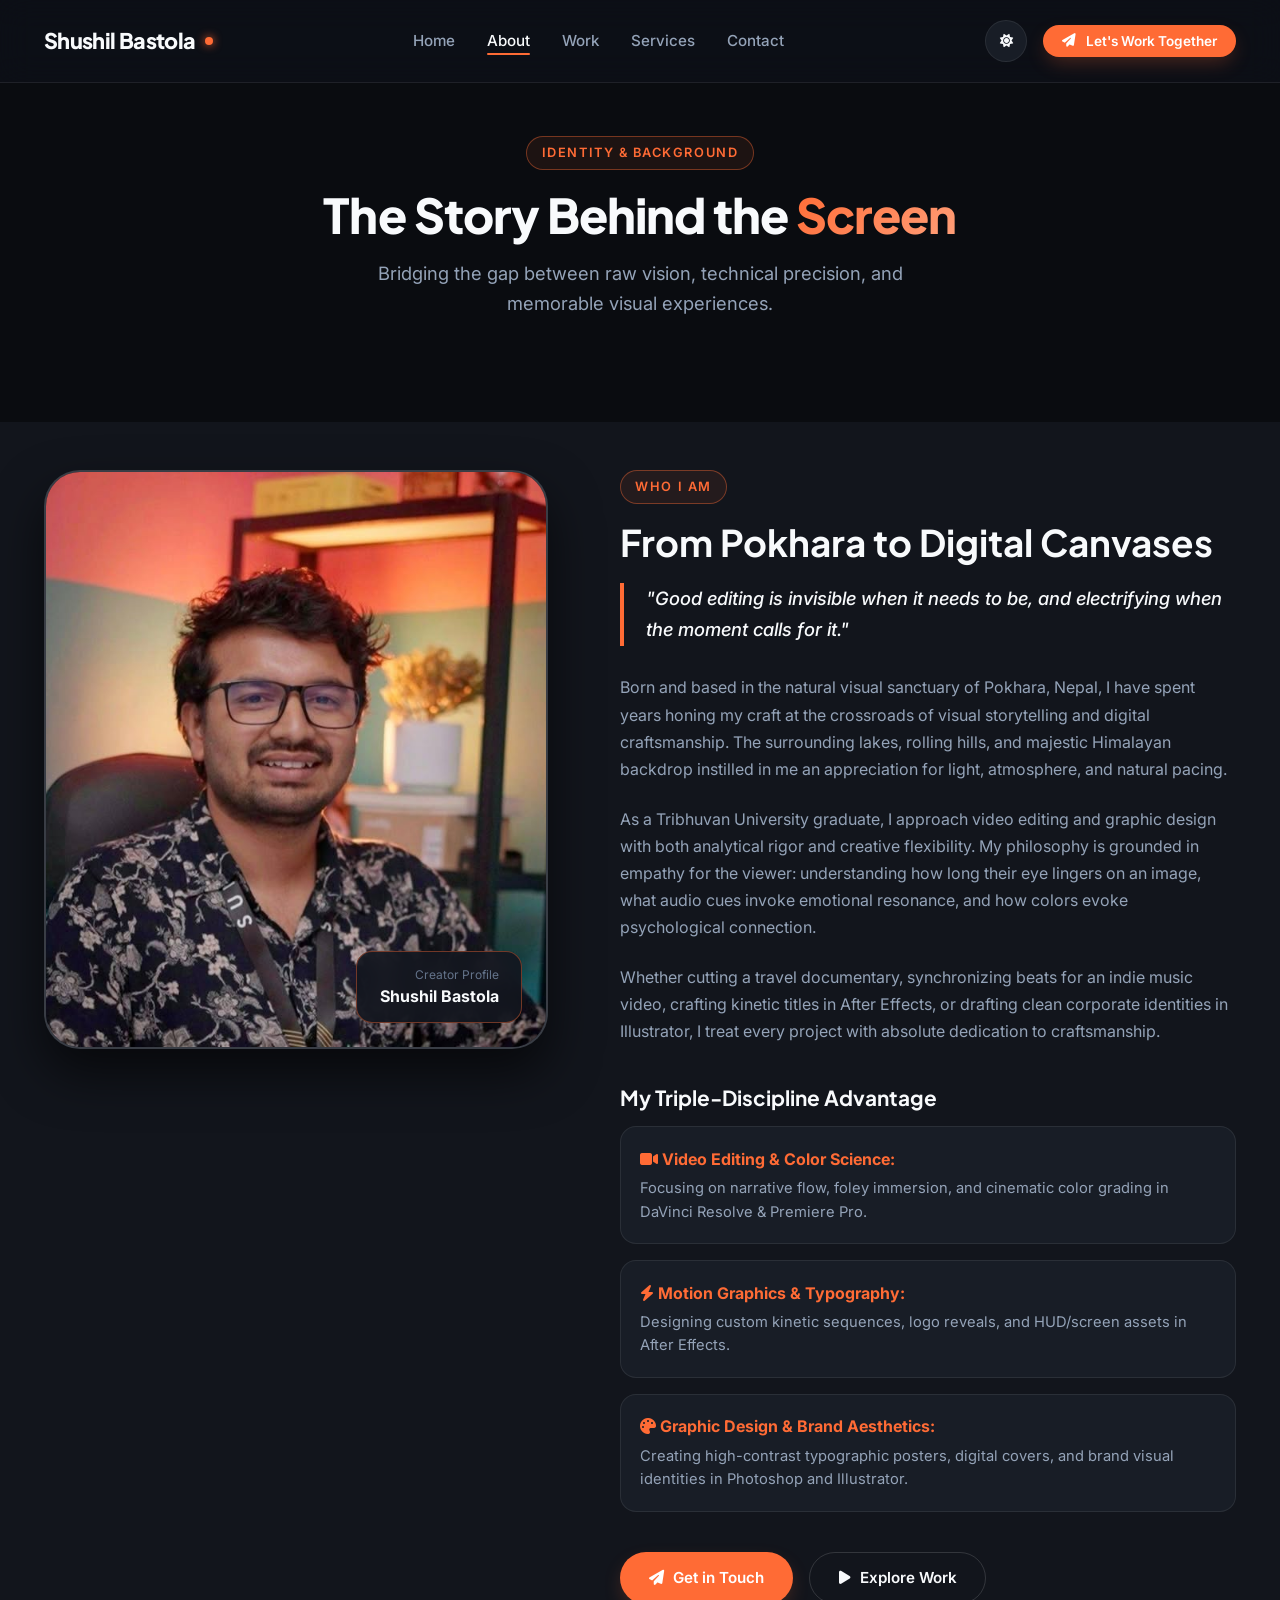
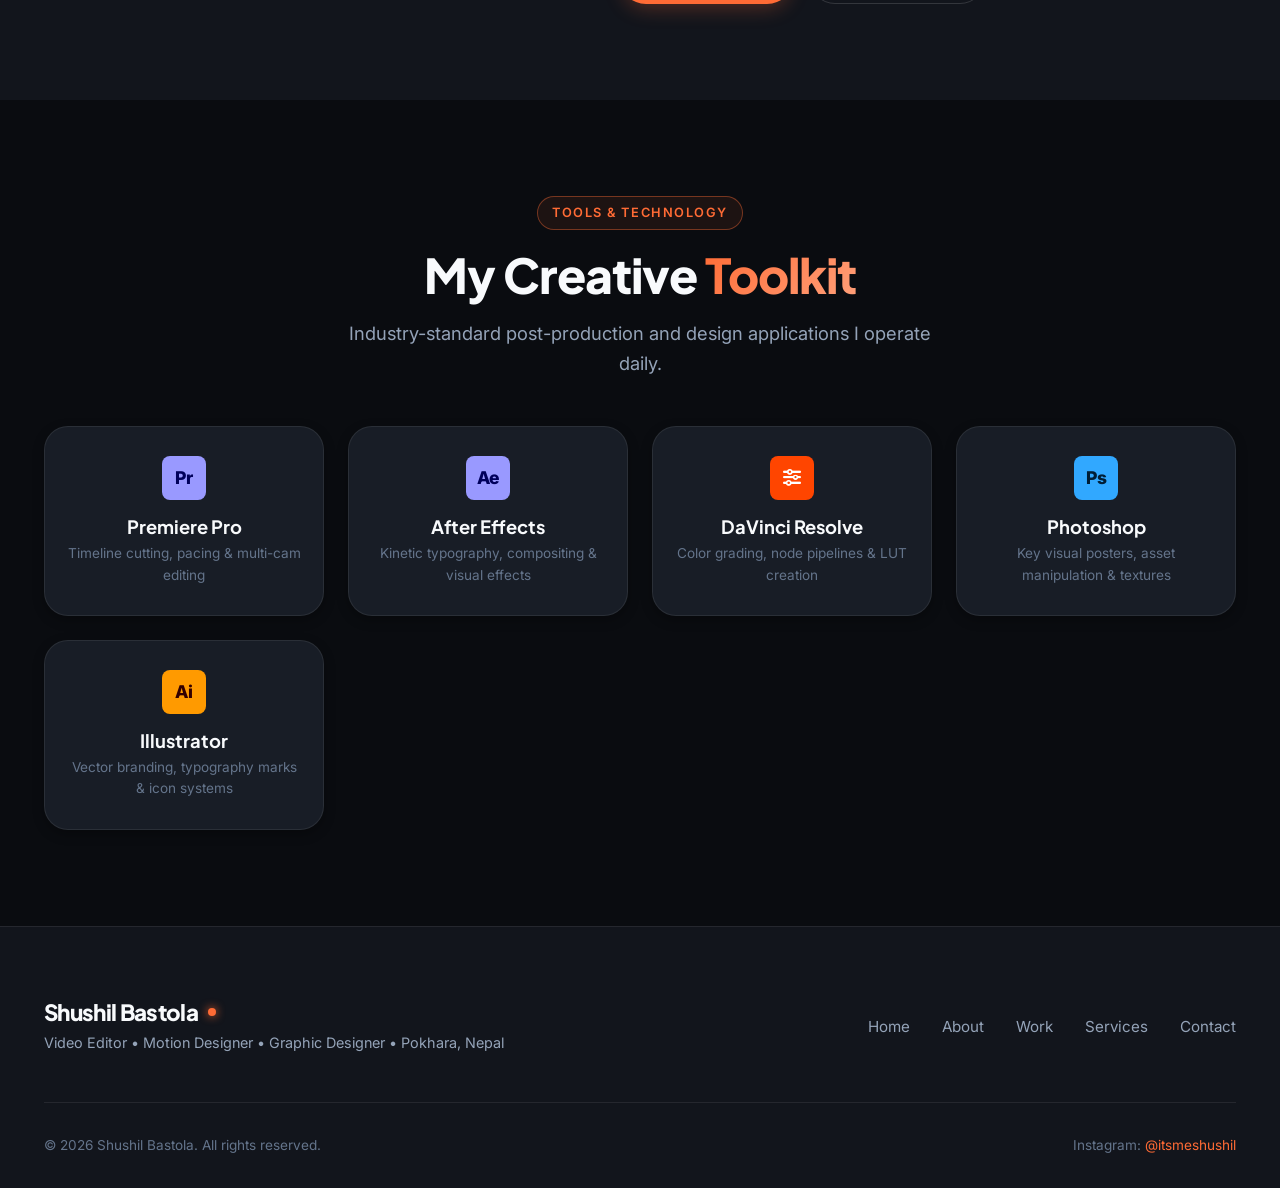
<file: about.html>
<!DOCTYPE html>
<html lang="en">
<head>
  <meta charset="UTF-8">
  <meta name="viewport" content="width=device-width, initial-scale=1.0">
  <title>About Shushil Bastola | Video Editor & Motion Designer</title>
  <meta name="description" content="Discover the creative journey, philosophy, and background of Shushil Bastola — Professional Video Editor and Graphic Designer from Pokhara, Nepal.">
  <meta name="robots" content="index, follow">

  <!-- Open Graph -->
  <meta property="og:title" content="About Shushil Bastola | Visual Storyteller">
  <meta property="og:description" content="Learn about Shushil Bastola's creative background, workflow, and multidisciplinary expertise.">
  <meta property="og:image" content="assets/images/profile.jpg">

  <!-- Google Fonts -->
  <link rel="preconnect" href="https://fonts.googleapis.com">
  <link rel="preconnect" href="https://fonts.gstatic.com" crossorigin>
  <link href="https://fonts.googleapis.com/css2?family=Inter:wght@300;400;500;600;700&family=Plus+Jakarta+Sans:wght@500;600;700;800&family=JetBrains+Mono:wght@400;600&display=swap" rel="stylesheet">

  <!-- Font Awesome -->
  <link rel="stylesheet" href="https://cdnjs.cloudflare.com/ajax/libs/font-awesome/6.5.1/css/all.min.css">
  <link rel="stylesheet" href="css/style.css">
</head>
<body>

  <!-- Navigation -->
  <nav class="navbar" id="navbar">
    <div class="container nav-container">
      <a href="index.html" class="nav-brand">
        <span>Shushil Bastola</span>
        <span class="brand-dot"></span>
      </a>

      <ul class="nav-links">
        <li><a href="index.html" class="nav-link">Home</a></li>
        <li><a href="about.html" class="nav-link active">About</a></li>
        <li><a href="portfolio.html" class="nav-link">Work</a></li>
        <li><a href="services.html" class="nav-link">Services</a></li>
        <li><a href="contact.html" class="nav-link">Contact</a></li>
      </ul>

      <div class="nav-actions">
        <button class="theme-toggle-btn" id="themeToggle" aria-label="Toggle dark mode">
          <i class="fas fa-sun"></i>
        </button>
        <button class="btn btn-primary btn-sm trigger-booking-modal">
          <i class="fas fa-paper-plane"></i> Let's Work Together
        </button>
        <button class="hamburger-btn" id="hamburgerBtn" aria-label="Toggle menu">
          <span></span><span></span><span></span>
        </button>
      </div>
    </div>
  </nav>

  <!-- Mobile Drawer -->
  <div class="mobile-drawer" id="mobileDrawer">
    <div>
      <div style="margin-bottom: 2rem;">
        <span class="nav-brand" style="font-size: 1.15rem;">Shushil Bastola <span class="brand-dot"></span></span>
      </div>
      <ul class="mobile-nav-links">
        <li><a href="index.html" class="mobile-nav-link"><span>Home</span> <i class="fas fa-chevron-right"></i></a></li>
        <li><a href="about.html" class="mobile-nav-link active"><span>About</span> <i class="fas fa-chevron-right"></i></a></li>
        <li><a href="portfolio.html" class="mobile-nav-link"><span>Work / Portfolio</span> <i class="fas fa-chevron-right"></i></a></li>
        <li><a href="services.html" class="mobile-nav-link"><span>Services</span> <i class="fas fa-chevron-right"></i></a></li>
        <li><a href="contact.html" class="mobile-nav-link"><span>Contact</span> <i class="fas fa-chevron-right"></i></a></li>
      </ul>
    </div>
    <div class="mobile-drawer-footer">
      <button class="btn btn-primary trigger-booking-modal" style="width: 100%;">
        <i class="fas fa-calendar-check"></i> Start a Project
      </button>
    </div>
  </div>
  <div class="drawer-overlay" id="drawerOverlay"></div>

  <!-- Page Header -->
  <section class="section" style="padding-top: 8.5rem; padding-bottom: 3.5rem;">
    <div class="container text-center">
      <span class="section-label">Identity & Background</span>
      <h1 class="section-title">The Story Behind the <span class="gradient-text">Screen</span></h1>
      <p class="section-subtitle">
        Bridging the gap between raw vision, technical precision, and memorable visual experiences.
      </p>
    </div>
  </section>

  <!-- Main About Content -->
  <section class="section section-alt" style="padding-top: 0;">
    <div class="container">
      <div class="about-grid" style="align-items: flex-start; padding-top: 3rem;">
        
        <div class="about-photo-card">
          <img src="assets/images/profile.jpg" alt="Shushil Bastola in studio">
          <div class="about-photo-badge">
            <span>Creator Profile</span>
            <strong>Shushil Bastola</strong>
          </div>
        </div>

        <div>
          <span class="section-label">Who I Am</span>
          <h2 style="font-size: 2.3rem; margin-bottom: 1.2rem;">From Pokhara to Digital Canvases</h2>
          
          <p class="about-quote">
            "Good editing is invisible when it needs to be, and electrifying when the moment calls for it."
          </p>

          <p class="about-paragraph">
            Born and based in the natural visual sanctuary of Pokhara, Nepal, I have spent years honing my craft at the crossroads of visual storytelling and digital craftsmanship. The surrounding lakes, rolling hills, and majestic Himalayan backdrop instilled in me an appreciation for light, atmosphere, and natural pacing.
          </p>

          <p class="about-paragraph">
            As a Tribhuvan University graduate, I approach video editing and graphic design with both analytical rigor and creative flexibility. My philosophy is grounded in empathy for the viewer: understanding how long their eye lingers on an image, what audio cues invoke emotional resonance, and how colors evoke psychological connection.
          </p>

          <p class="about-paragraph">
            Whether cutting a travel documentary, synchronizing beats for an indie music video, crafting kinetic titles in After Effects, or drafting clean corporate identities in Illustrator, I treat every project with absolute dedication to craftsmanship.
          </p>

          <!-- Core Pillars -->
          <div style="margin-top: 2.5rem;">
            <h3 style="font-size: 1.3rem; margin-bottom: 1rem;">My Triple-Discipline Advantage</h3>
            <div style="display: grid; grid-template-columns: 1fr; gap: 1rem;">
              <div style="background: var(--bg-surface); border: 1px solid var(--border-subtle); padding: 1.2rem; border-radius: var(--radius-md);">
                <strong style="color: var(--accent-primary);"><i class="fas fa-video"></i> Video Editing & Color Science:</strong>
                <p style="color: var(--text-secondary); font-size: 0.92rem; margin-top: 0.3rem;">Focusing on narrative flow, foley immersion, and cinematic color grading in DaVinci Resolve & Premiere Pro.</p>
              </div>

              <div style="background: var(--bg-surface); border: 1px solid var(--border-subtle); padding: 1.2rem; border-radius: var(--radius-md);">
                <strong style="color: var(--accent-primary);"><i class="fas fa-bolt"></i> Motion Graphics & Typography:</strong>
                <p style="color: var(--text-secondary); font-size: 0.92rem; margin-top: 0.3rem;">Designing custom kinetic sequences, logo reveals, and HUD/screen assets in After Effects.</p>
              </div>

              <div style="background: var(--bg-surface); border: 1px solid var(--border-subtle); padding: 1.2rem; border-radius: var(--radius-md);">
                <strong style="color: var(--accent-primary);"><i class="fas fa-palette"></i> Graphic Design & Brand Aesthetics:</strong>
                <p style="color: var(--text-secondary); font-size: 0.92rem; margin-top: 0.3rem;">Creating high-contrast typographic posters, digital covers, and brand visual identities in Photoshop and Illustrator.</p>
              </div>
            </div>
          </div>

          <div style="margin-top: 2.5rem; display: flex; gap: 1rem; flex-wrap: wrap;">
            <a href="contact.html" class="btn btn-primary">
              <i class="fas fa-paper-plane"></i> Get in Touch
            </a>
            <a href="portfolio.html" class="btn btn-outline">
              <i class="fas fa-play"></i> Explore Work
            </a>
          </div>

        </div>

      </div>
    </div>
  </section>

  <!-- Software & Creative Toolkit Section -->
  <section class="section">
    <div class="container">
      <div class="text-center">
        <span class="section-label">Tools & Technology</span>
        <h2 class="section-title">My Creative <span class="gradient-text">Toolkit</span></h2>
        <p class="section-subtitle">Industry-standard post-production and design applications I operate daily.</p>
      </div>

      <div class="stats-grid" style="grid-template-columns: repeat(auto-fit, minmax(220px, 1fr));">
        <div class="stat-item-card">
          <div class="badge-icon pr" style="width: 44px; height: 44px; font-size: 1.1rem; margin: 0 auto 1rem;">Pr</div>
          <h4 style="font-size: 1.15rem; margin-bottom: 0.3rem;">Premiere Pro</h4>
          <p style="color: var(--text-muted); font-size: 0.85rem;">Timeline cutting, pacing & multi-cam editing</p>
        </div>

        <div class="stat-item-card">
          <div class="badge-icon ae" style="width: 44px; height: 44px; font-size: 1.1rem; margin: 0 auto 1rem;">Ae</div>
          <h4 style="font-size: 1.15rem; margin-bottom: 0.3rem;">After Effects</h4>
          <p style="color: var(--text-muted); font-size: 0.85rem;">Kinetic typography, compositing & visual effects</p>
        </div>

        <div class="stat-item-card">
          <div class="badge-icon dv" style="width: 44px; height: 44px; font-size: 1.1rem; margin: 0 auto 1rem;"><i class="fas fa-sliders-h"></i></div>
          <h4 style="font-size: 1.15rem; margin-bottom: 0.3rem;">DaVinci Resolve</h4>
          <p style="color: var(--text-muted); font-size: 0.85rem;">Color grading, node pipelines & LUT creation</p>
        </div>

        <div class="stat-item-card">
          <div class="badge-icon ps" style="width: 44px; height: 44px; font-size: 1.1rem; margin: 0 auto 1rem;">Ps</div>
          <h4 style="font-size: 1.15rem; margin-bottom: 0.3rem;">Photoshop</h4>
          <p style="color: var(--text-muted); font-size: 0.85rem;">Key visual posters, asset manipulation & textures</p>
        </div>

        <div class="stat-item-card">
          <div class="badge-icon ai" style="width: 44px; height: 44px; font-size: 1.1rem; margin: 0 auto 1rem;">Ai</div>
          <h4 style="font-size: 1.15rem; margin-bottom: 0.3rem;">Illustrator</h4>
          <p style="color: var(--text-muted); font-size: 0.85rem;">Vector branding, typography marks & icon systems</p>
        </div>
      </div>
    </div>
  </section>

  <!-- Footer -->
  <footer class="footer">
    <div class="container">
      <div class="footer-top">
        <div class="footer-brand">
          <h3 class="nav-brand">Shushil Bastola <span class="brand-dot"></span></h3>
          <p>Video Editor &bull; Motion Designer &bull; Graphic Designer &bull; Pokhara, Nepal</p>
        </div>
        <ul class="footer-nav">
          <li><a href="index.html">Home</a></li>
          <li><a href="about.html">About</a></li>
          <li><a href="portfolio.html">Work</a></li>
          <li><a href="services.html">Services</a></li>
          <li><a href="contact.html">Contact</a></li>
        </ul>
      </div>
      <div class="footer-bottom">
        <div>&copy; 2026 Shushil Bastola. All rights reserved.</div>
        <div>Instagram: <a href="https://www.instagram.com/itsmeshushil/" target="_blank" style="color: var(--accent-primary);">@itsmeshushil</a></div>
      </div>
    </div>
  </footer>

  <!-- Booking Modal -->
  <div class="modal-backdrop" id="bookingModal">
    <div class="modal-card">
      <button class="modal-close-btn" aria-label="Close modal">&times;</button>
      <h2 style="font-size: 1.8rem; margin-bottom: 0.4rem;">Let's Work Together</h2>
      <p style="color: var(--text-secondary); font-size: 0.95rem; margin-bottom: 1.8rem;">
        Provide a few details about your project to get started.
      </p>
      <form id="bookingForm">
        <div class="form-group">
          <label>Your Name *</label>
          <input type="text" name="fullname" class="form-control" placeholder="Full name" required>
        </div>
        <div class="form-group">
          <label>Email Address *</label>
          <input type="email" name="email" class="form-control" placeholder="you@domain.com" required>
        </div>
        <div class="form-group">
          <label>Select Service *</label>
          <select name="service" class="form-control" required>
            <option value="">Choose service...</option>
            <option value="Cinematic Video Editing">Cinematic Video Editing</option>
            <option value="Motion Graphics & Titles">Motion Graphics & Titles</option>
            <option value="Short-Form Reels & Shorts">Short-Form Reels & Shorts</option>
            <option value="Graphic Design & Branding">Graphic Design & Branding</option>
            <option value="Other Project Inquiry">Custom Collaboration</option>
          </select>
        </div>
        <div class="form-group">
          <label>Project Details / Links *</label>
          <textarea name="details" class="form-control" placeholder="Footage length, style, timeline..." required></textarea>
        </div>
        <button type="submit" class="btn btn-primary" style="width: 100%;">
          <i class="fas fa-check-circle"></i> Submit Booking Inquiry
        </button>
      </form>
    </div>
  </div>

  <script src="js/portfolio-data.js"></script>
  <script src="js/main.js"></script>
</body>
</html>
</file>
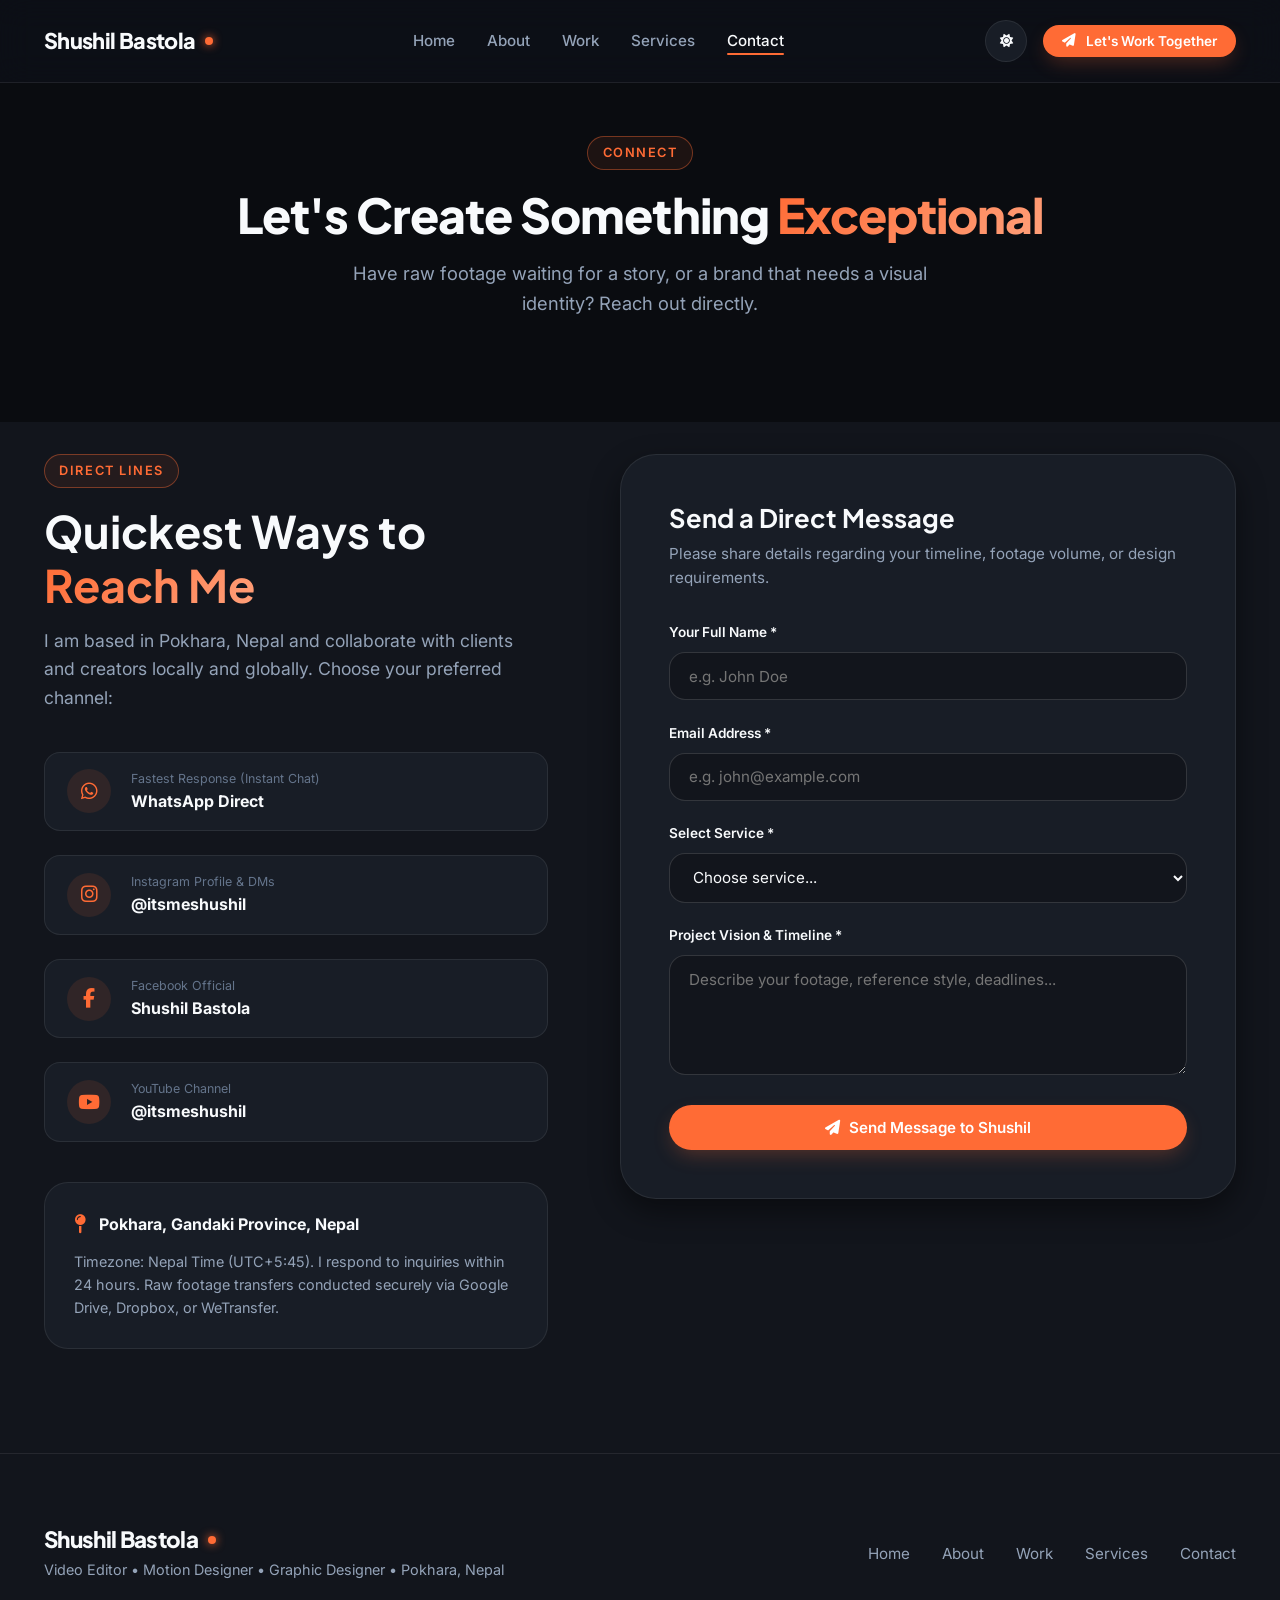
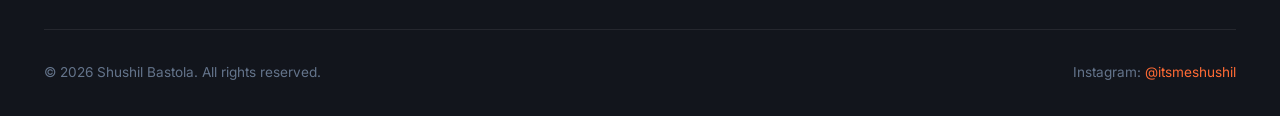
<file: contact.html>
<!DOCTYPE html>
<html lang="en">
<head>
  <meta charset="UTF-8">
  <meta name="viewport" content="width=device-width, initial-scale=1.0">
  <title>Contact & Booking | Shushil Bastola</title>
  <meta name="description" content="Get in touch with Shushil Bastola for video editing, motion graphics, and graphic design projects. Based in Pokhara, Nepal. Quick responses.">
  <meta name="robots" content="index, follow">

  <!-- Open Graph -->
  <meta property="og:title" content="Contact Shushil Bastola | Video Editor & Motion Designer">
  <meta property="og:description" content="Inquire about video editing, motion design, and graphic design collaborations.">
  <meta property="og:image" content="assets/images/profile.jpg">

  <!-- Google Fonts -->
  <link rel="preconnect" href="https://fonts.googleapis.com">
  <link rel="preconnect" href="https://fonts.gstatic.com" crossorigin>
  <link href="https://fonts.googleapis.com/css2?family=Inter:wght@300;400;500;600;700&family=Plus+Jakarta+Sans:wght@500;600;700;800&family=JetBrains+Mono:wght@400;600&display=swap" rel="stylesheet">

  <!-- Font Awesome -->
  <link rel="stylesheet" href="https://cdnjs.cloudflare.com/ajax/libs/font-awesome/6.5.1/css/all.min.css">
  <link rel="stylesheet" href="css/style.css">
</head>
<body>

  <!-- Navigation -->
  <nav class="navbar" id="navbar">
    <div class="container nav-container">
      <a href="index.html" class="nav-brand">
        <span>Shushil Bastola</span>
        <span class="brand-dot"></span>
      </a>

      <ul class="nav-links">
        <li><a href="index.html" class="nav-link">Home</a></li>
        <li><a href="about.html" class="nav-link">About</a></li>
        <li><a href="portfolio.html" class="nav-link">Work</a></li>
        <li><a href="services.html" class="nav-link">Services</a></li>
        <li><a href="contact.html" class="nav-link active">Contact</a></li>
      </ul>

      <div class="nav-actions">
        <button class="theme-toggle-btn" id="themeToggle" aria-label="Toggle dark mode">
          <i class="fas fa-sun"></i>
        </button>
        <button class="btn btn-primary btn-sm trigger-booking-modal">
          <i class="fas fa-paper-plane"></i> Let's Work Together
        </button>
        <button class="hamburger-btn" id="hamburgerBtn" aria-label="Toggle menu">
          <span></span><span></span><span></span>
        </button>
      </div>
    </div>
  </nav>

  <!-- Mobile Drawer -->
  <div class="mobile-drawer" id="mobileDrawer">
    <div>
      <div style="margin-bottom: 2rem;">
        <span class="nav-brand" style="font-size: 1.15rem;">Shushil Bastola <span class="brand-dot"></span></span>
      </div>
      <ul class="mobile-nav-links">
        <li><a href="index.html" class="mobile-nav-link"><span>Home</span> <i class="fas fa-chevron-right"></i></a></li>
        <li><a href="about.html" class="mobile-nav-link"><span>About</span> <i class="fas fa-chevron-right"></i></a></li>
        <li><a href="portfolio.html" class="mobile-nav-link"><span>Work / Portfolio</span> <i class="fas fa-chevron-right"></i></a></li>
        <li><a href="services.html" class="mobile-nav-link"><span>Services</span> <i class="fas fa-chevron-right"></i></a></li>
        <li><a href="contact.html" class="mobile-nav-link active"><span>Contact</span> <i class="fas fa-chevron-right"></i></a></li>
      </ul>
    </div>
    <div class="mobile-drawer-footer">
      <button class="btn btn-primary trigger-booking-modal" style="width: 100%;">
        <i class="fas fa-calendar-check"></i> Start a Project
      </button>
    </div>
  </div>
  <div class="drawer-overlay" id="drawerOverlay"></div>

  <!-- Page Header -->
  <section class="section" style="padding-top: 8.5rem; padding-bottom: 3.5rem;">
    <div class="container text-center">
      <span class="section-label">Connect</span>
      <h1 class="section-title">Let's Create Something <span class="gradient-text">Exceptional</span></h1>
      <p class="section-subtitle">
        Have raw footage waiting for a story, or a brand that needs a visual identity? Reach out directly.
      </p>
    </div>
  </section>

  <!-- Contact Grid -->
  <section class="section section-alt" style="padding-top: 0; padding-bottom: 6.5rem;">
    <div class="container">
      <div class="contact-grid" style="align-items: flex-start; padding-top: 2rem;">
        
        <div class="contact-info-panel">
          <span class="section-label">Direct Lines</span>
          <h2>Quickest Ways to <span class="gradient-text">Reach Me</span></h2>
          <p class="contact-lead">
            I am based in Pokhara, Nepal and collaborate with clients and creators locally and globally. Choose your preferred channel:
          </p>

          <div class="contact-methods">
            <a href="https://wa.me/9779800000000?text=Hi%20Shushil%2C%20I%20have%20a%20project%20inquiry!" target="_blank" class="contact-method-item">
              <div class="method-icon"><i class="fab fa-whatsapp"></i></div>
              <div class="method-details">
                <span>Fastest Response (Instant Chat)</span>
                <strong>WhatsApp Direct</strong>
              </div>
            </a>

            <a href="https://www.instagram.com/itsmeshushil/" target="_blank" class="contact-method-item">
              <div class="method-icon"><i class="fab fa-instagram"></i></div>
              <div class="method-details">
                <span>Instagram Profile & DMs</span>
                <strong>@itsmeshushil</strong>
              </div>
            </a>

            <a href="https://www.facebook.com/profile.php?id=61584440631182" target="_blank" class="contact-method-item">
              <div class="method-icon"><i class="fab fa-facebook-f"></i></div>
              <div class="method-details">
                <span>Facebook Official</span>
                <strong>Shushil Bastola</strong>
              </div>
            </a>

            <a href="https://www.youtube.com/@itsmeshushil" target="_blank" class="contact-method-item">
              <div class="method-icon"><i class="fab fa-youtube"></i></div>
              <div class="method-details">
                <span>YouTube Channel</span>
                <strong>@itsmeshushil</strong>
              </div>
            </a>
          </div>

          <!-- Location & Response Policy Card -->
          <div style="background: var(--bg-surface); border: 1px solid var(--border-subtle); border-radius: var(--radius-lg); padding: 1.8rem; margin-top: 2rem;">
            <div style="display: flex; align-items: center; gap: 0.8rem; margin-bottom: 0.8rem;">
              <i class="fas fa-map-pin" style="color: var(--accent-primary); font-size: 1.2rem;"></i>
              <strong style="color: var(--text-primary);">Pokhara, Gandaki Province, Nepal</strong>
            </div>
            <p style="color: var(--text-secondary); font-size: 0.9rem; line-height: 1.6;">
              Timezone: Nepal Time (UTC+5:45). I respond to inquiries within 24 hours. Raw footage transfers conducted securely via Google Drive, Dropbox, or WeTransfer.
            </p>
          </div>
        </div>

        <!-- Contact Form -->
        <div class="contact-form-panel">
          <h3>Send a Direct Message</h3>
          <p>Please share details regarding your timeline, footage volume, or design requirements.</p>

          <form id="contactForm">
            <div class="form-group">
              <label for="cName">Your Full Name *</label>
              <input type="text" id="cName" name="fullname" class="form-control" placeholder="e.g. John Doe" required>
            </div>

            <div class="form-group">
              <label for="cEmail">Email Address *</label>
              <input type="email" id="cEmail" name="email" class="form-control" placeholder="e.g. john@example.com" required>
            </div>

            <div class="form-group">
              <label for="cService">Select Service *</label>
              <select id="cService" name="service" class="form-control" required>
                <option value="">Choose service...</option>
                <option value="Cinematic Video Editing">Cinematic Video Editing</option>
                <option value="Motion Graphics & Titles">Motion Graphics & Titles</option>
                <option value="Short-Form Reels & Shorts">Short-Form Reels & Shorts</option>
                <option value="Graphic Design & Branding">Graphic Design & Branding</option>
                <option value="Other Project Inquiry">Custom Collaboration</option>
              </select>
            </div>

            <div class="form-group">
              <label for="cMessage">Project Vision & Timeline *</label>
              <textarea id="cMessage" name="message" class="form-control" placeholder="Describe your footage, reference style, deadlines..." required></textarea>
            </div>

            <button type="submit" class="btn btn-primary" style="width: 100%;">
              <i class="fas fa-paper-plane"></i> Send Message to Shushil
            </button>
          </form>
        </div>

      </div>
    </div>
  </section>

  <!-- Booking Modal -->
  <div class="modal-backdrop" id="bookingModal">
    <div class="modal-card">
      <button class="modal-close-btn" aria-label="Close modal">&times;</button>
      <h2 style="font-size: 1.8rem; margin-bottom: 0.4rem;">Let's Work Together</h2>
      <p style="color: var(--text-secondary); font-size: 0.95rem; margin-bottom: 1.8rem;">
        Provide a few details about your project to get started.
      </p>
      <form id="bookingForm">
        <div class="form-group">
          <label>Your Name *</label>
          <input type="text" name="fullname" class="form-control" placeholder="Full name" required>
        </div>
        <div class="form-group">
          <label>Email Address *</label>
          <input type="email" name="email" class="form-control" placeholder="you@domain.com" required>
        </div>
        <div class="form-group">
          <label>Select Service *</label>
          <select name="service" class="form-control" required>
            <option value="">Choose service...</option>
            <option value="Cinematic Video Editing">Cinematic Video Editing</option>
            <option value="Motion Graphics & Titles">Motion Graphics & Titles</option>
            <option value="Short-Form Reels & Shorts">Short-Form Reels & Shorts</option>
            <option value="Graphic Design & Branding">Graphic Design & Branding</option>
            <option value="Other Project Inquiry">Custom Collaboration</option>
          </select>
        </div>
        <div class="form-group">
          <label>Project Details / Links *</label>
          <textarea name="details" class="form-control" placeholder="Footage length, style, timeline..." required></textarea>
        </div>
        <button type="submit" class="btn btn-primary" style="width: 100%;">
          <i class="fas fa-check-circle"></i> Submit Booking Inquiry
        </button>
      </form>
    </div>
  </div>

  <!-- Footer -->
  <footer class="footer">
    <div class="container">
      <div class="footer-top">
        <div class="footer-brand">
          <h3 class="nav-brand">Shushil Bastola <span class="brand-dot"></span></h3>
          <p>Video Editor &bull; Motion Designer &bull; Graphic Designer &bull; Pokhara, Nepal</p>
        </div>
        <ul class="footer-nav">
          <li><a href="index.html">Home</a></li>
          <li><a href="about.html">About</a></li>
          <li><a href="portfolio.html">Work</a></li>
          <li><a href="services.html">Services</a></li>
          <li><a href="contact.html">Contact</a></li>
        </ul>
      </div>
      <div class="footer-bottom">
        <div>&copy; 2026 Shushil Bastola. All rights reserved.</div>
        <div>Instagram: <a href="https://www.instagram.com/itsmeshushil/" target="_blank" style="color: var(--accent-primary);">@itsmeshushil</a></div>
      </div>
    </div>
  </footer>

  <script src="js/portfolio-data.js"></script>
  <script src="js/main.js"></script>
</body>
</html>
</file>
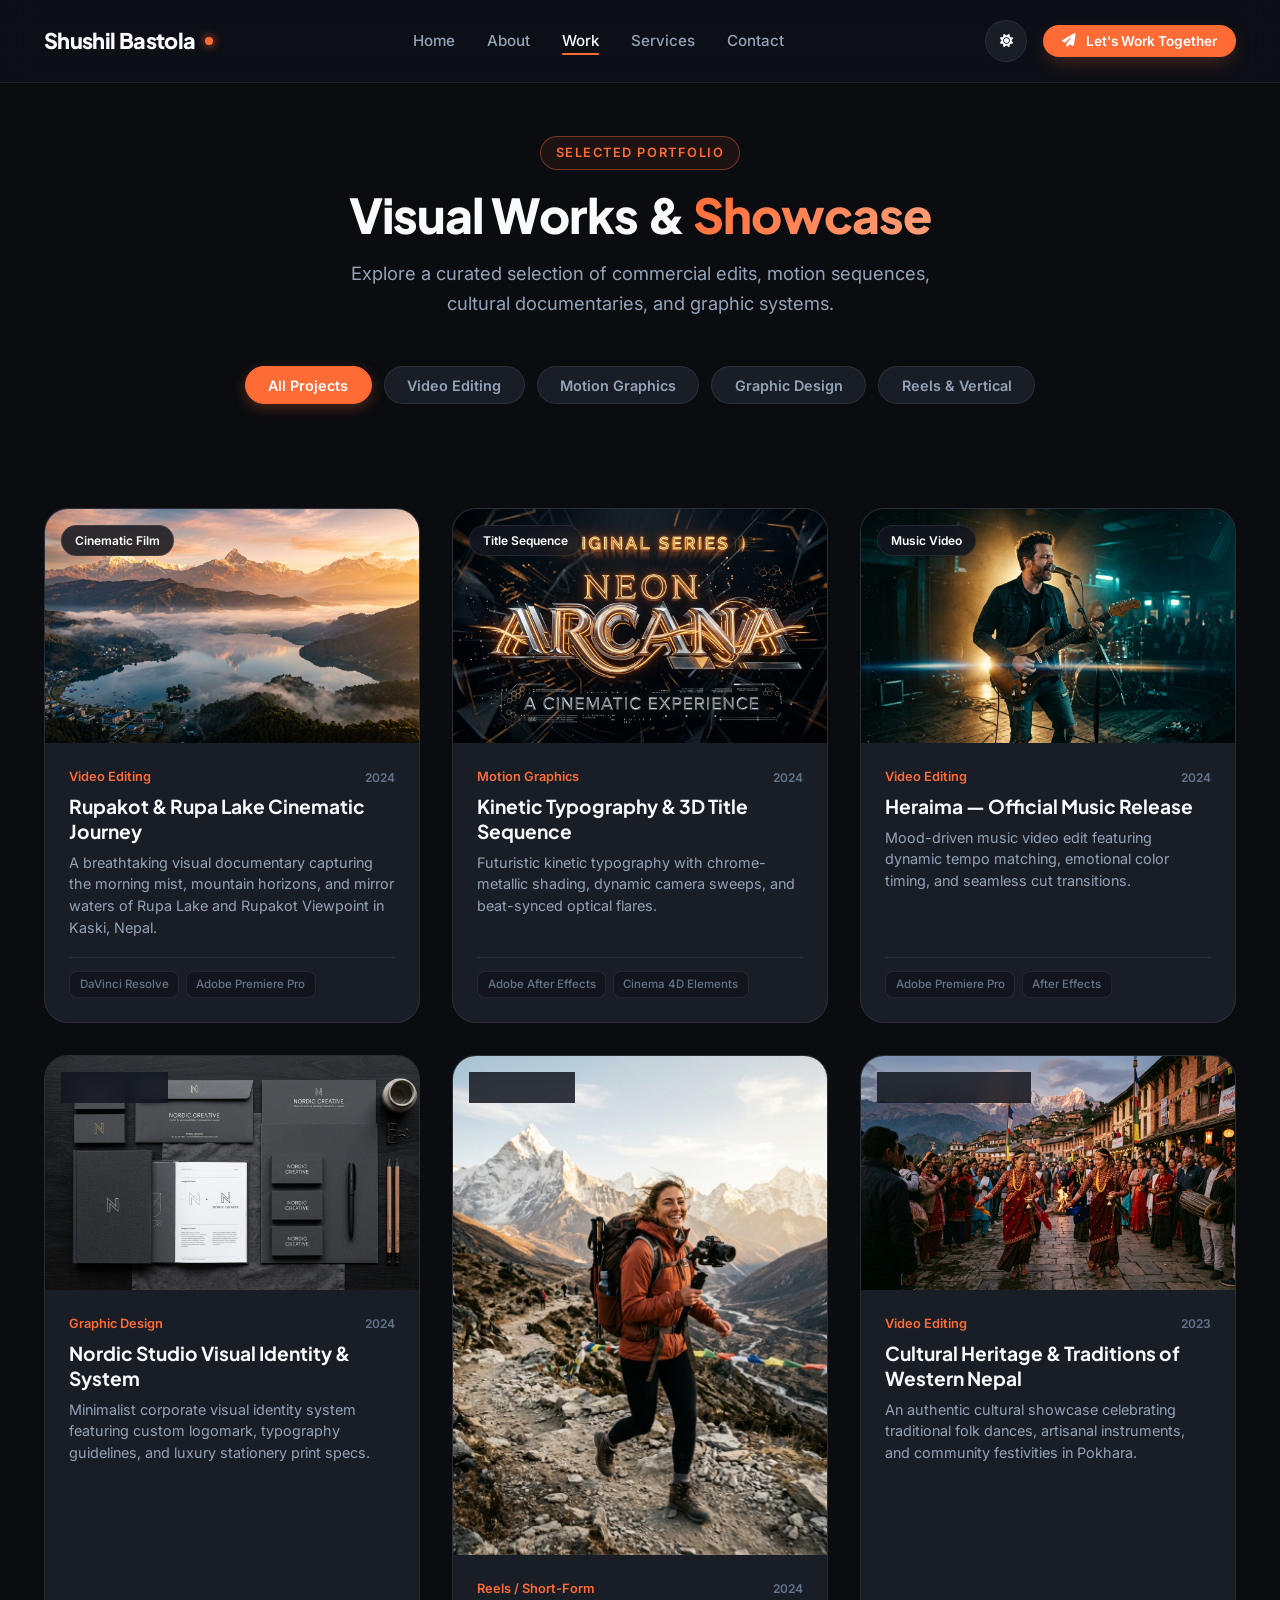
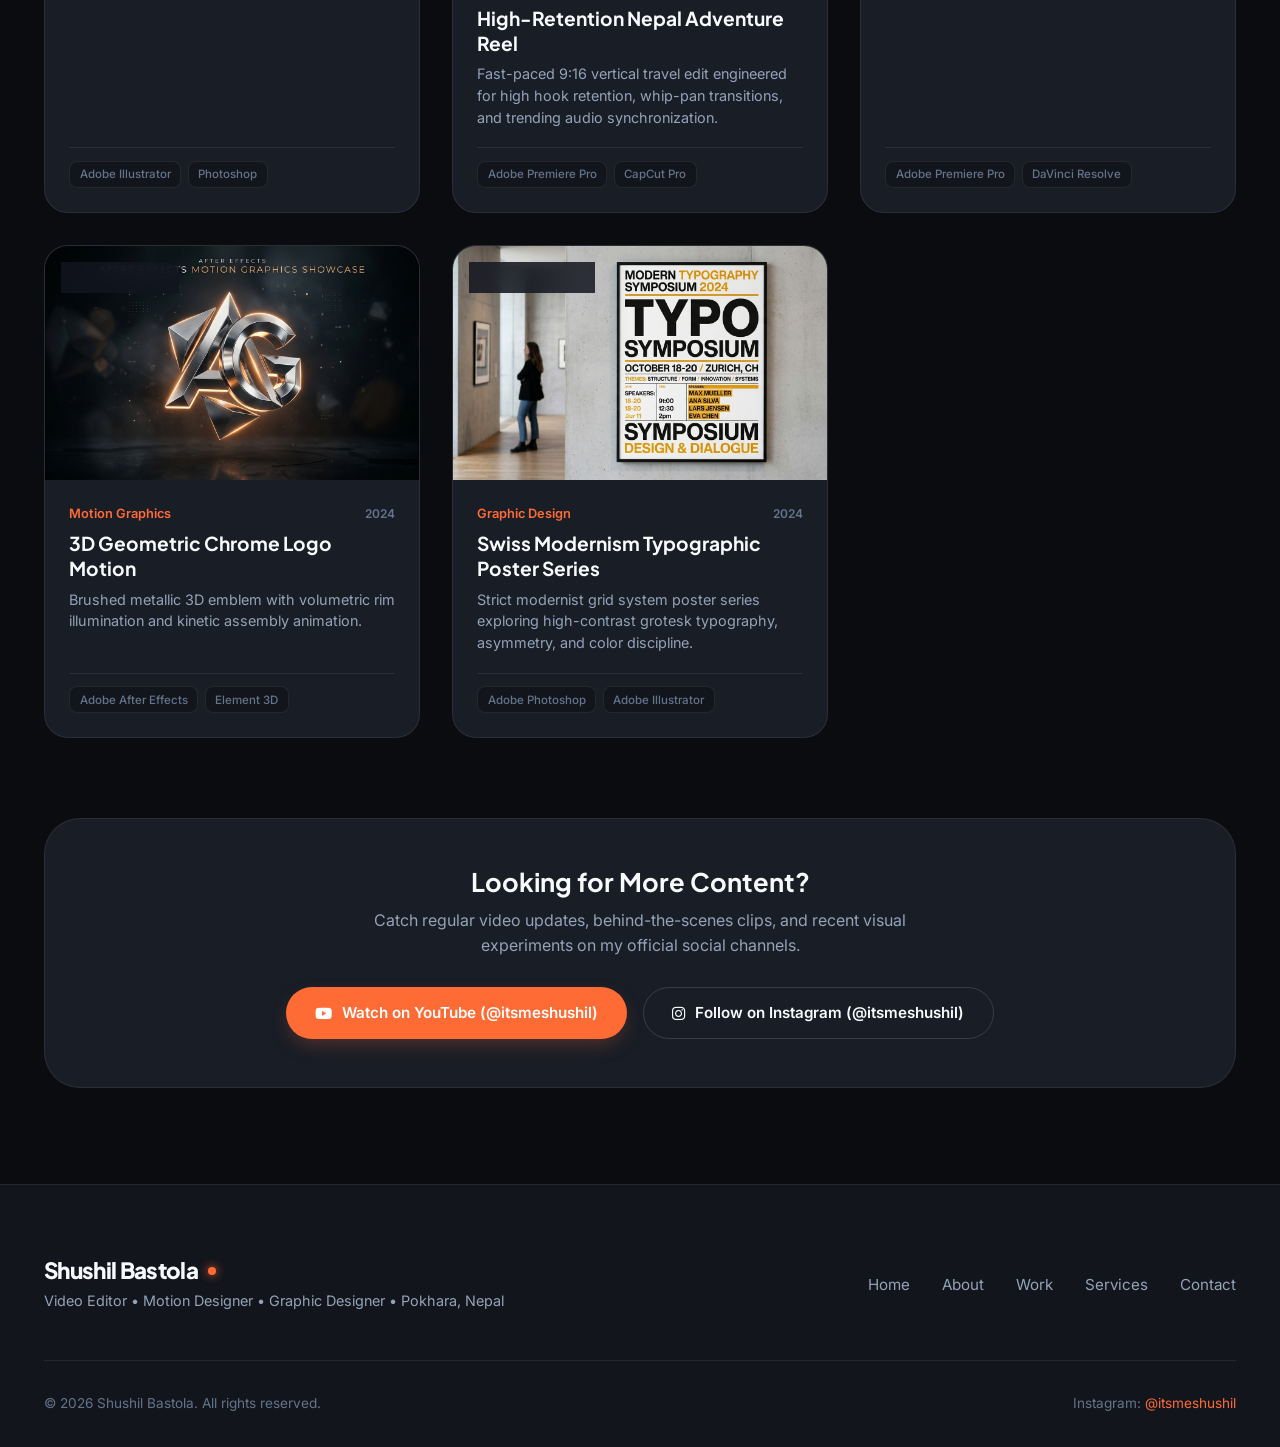
<file: portfolio.html>
<!DOCTYPE html>
<html lang="en">
<head>
  <meta charset="UTF-8">
  <meta name="viewport" content="width=device-width, initial-scale=1.0">
  <title>Portfolio & Selected Works | Shushil Bastola</title>
  <meta name="description" content="Explore the creative portfolio of Shushil Bastola — cinematic video edits, kinetic motion design, brand identities, and high-retention vertical reels.">
  <meta name="robots" content="index, follow">

  <!-- Open Graph -->
  <meta property="og:title" content="Portfolio of Shushil Bastola | Video Editor & Motion Designer">
  <meta property="og:description" content="Selected video editing, motion graphics, and graphic design projects from Pokhara, Nepal.">
  <meta property="og:image" content="assets/images/projects/rupakot.jpg">

  <!-- Google Fonts -->
  <link rel="preconnect" href="https://fonts.googleapis.com">
  <link rel="preconnect" href="https://fonts.gstatic.com" crossorigin>
  <link href="https://fonts.googleapis.com/css2?family=Inter:wght@300;400;500;600;700&family=Plus+Jakarta+Sans:wght@500;600;700;800&family=JetBrains+Mono:wght@400;600&display=swap" rel="stylesheet">

  <!-- Font Awesome -->
  <link rel="stylesheet" href="https://cdnjs.cloudflare.com/ajax/libs/font-awesome/6.5.1/css/all.min.css">
  <link rel="stylesheet" href="css/style.css">
</head>
<body>

  <!-- Navigation -->
  <nav class="navbar" id="navbar">
    <div class="container nav-container">
      <a href="index.html" class="nav-brand">
        <span>Shushil Bastola</span>
        <span class="brand-dot"></span>
      </a>

      <ul class="nav-links">
        <li><a href="index.html" class="nav-link">Home</a></li>
        <li><a href="about.html" class="nav-link">About</a></li>
        <li><a href="portfolio.html" class="nav-link active">Work</a></li>
        <li><a href="services.html" class="nav-link">Services</a></li>
        <li><a href="contact.html" class="nav-link">Contact</a></li>
      </ul>

      <div class="nav-actions">
        <button class="theme-toggle-btn" id="themeToggle" aria-label="Toggle dark mode">
          <i class="fas fa-sun"></i>
        </button>
        <button class="btn btn-primary btn-sm trigger-booking-modal">
          <i class="fas fa-paper-plane"></i> Let's Work Together
        </button>
        <button class="hamburger-btn" id="hamburgerBtn" aria-label="Toggle menu">
          <span></span><span></span><span></span>
        </button>
      </div>
    </div>
  </nav>

  <!-- Mobile Drawer -->
  <div class="mobile-drawer" id="mobileDrawer">
    <div>
      <div style="margin-bottom: 2rem;">
        <span class="nav-brand" style="font-size: 1.15rem;">Shushil Bastola <span class="brand-dot"></span></span>
      </div>
      <ul class="mobile-nav-links">
        <li><a href="index.html" class="mobile-nav-link"><span>Home</span> <i class="fas fa-chevron-right"></i></a></li>
        <li><a href="about.html" class="mobile-nav-link"><span>About</span> <i class="fas fa-chevron-right"></i></a></li>
        <li><a href="portfolio.html" class="mobile-nav-link active"><span>Work / Portfolio</span> <i class="fas fa-chevron-right"></i></a></li>
        <li><a href="services.html" class="mobile-nav-link"><span>Services</span> <i class="fas fa-chevron-right"></i></a></li>
        <li><a href="contact.html" class="mobile-nav-link"><span>Contact</span> <i class="fas fa-chevron-right"></i></a></li>
      </ul>
    </div>
    <div class="mobile-drawer-footer">
      <button class="btn btn-primary trigger-booking-modal" style="width: 100%;">
        <i class="fas fa-calendar-check"></i> Start a Project
      </button>
    </div>
  </div>
  <div class="drawer-overlay" id="drawerOverlay"></div>

  <!-- Page Header -->
  <section class="section" style="padding-top: 8.5rem; padding-bottom: 3.5rem;">
    <div class="container text-center">
      <span class="section-label">Selected Portfolio</span>
      <h1 class="section-title">Visual Works & <span class="gradient-text">Showcase</span></h1>
      <p class="section-subtitle">
        Explore a curated selection of commercial edits, motion sequences, cultural documentaries, and graphic systems.
      </p>

      <!-- Category Filter Tabs -->
      <div class="portfolio-filter-row">
        <button class="filter-btn active" data-filter="all">All Projects</button>
        <button class="filter-btn" data-filter="video">Video Editing</button>
        <button class="filter-btn" data-filter="motion">Motion Graphics</button>
        <button class="filter-btn" data-filter="graphic">Graphic Design</button>
        <button class="filter-btn" data-filter="reels">Reels & Vertical</button>
      </div>
    </div>
  </section>

  <!-- Portfolio Grid Section -->
  <section class="section" style="padding-top: 0; padding-bottom: 6rem;">
    <div class="container">
      <div class="portfolio-grid" id="portfolioGrid">
        <!-- Rendered dynamically by js/main.js -->
      </div>

      <!-- External Channel Callouts -->
      <div style="margin-top: 5rem; padding: 3rem; background: var(--bg-surface); border: 1px solid var(--border-subtle); border-radius: var(--radius-xl); text-align: center;">
        <h3 style="font-size: 1.6rem; margin-bottom: 0.6rem;">Looking for More Content?</h3>
        <p style="color: var(--text-secondary); max-width: 600px; margin: 0 auto 1.8rem;">
          Catch regular video updates, behind-the-scenes clips, and recent visual experiments on my official social channels.
        </p>
        <div style="display: flex; justify-content: center; gap: 1rem; flex-wrap: wrap;">
          <a href="https://www.youtube.com/@itsmeshushil" target="_blank" class="btn btn-primary">
            <i class="fab fa-youtube"></i> Watch on YouTube (@itsmeshushil)
          </a>
          <a href="https://www.instagram.com/itsmeshushil/" target="_blank" class="btn btn-outline">
            <i class="fab fa-instagram"></i> Follow on Instagram (@itsmeshushil)
          </a>
        </div>
      </div>
    </div>
  </section>

  <!-- Project Lightbox Modal -->
  <div class="modal-backdrop" id="projectModal">
    <div class="modal-card modal-lg">
      <button class="modal-close-btn" aria-label="Close modal">&times;</button>
      <div id="projectModalMedia"></div>
      <h2 id="projectModalTitle" style="font-size: 1.8rem; margin-bottom: 0.5rem;"></h2>
      <div id="projectModalMeta" style="color: var(--text-muted); font-size: 0.85rem; margin-bottom: 1.2rem; display: flex; flex-wrap: wrap; gap: 0.8rem;"></div>
      <p id="projectModalDesc" style="color: var(--text-secondary); line-height: 1.7; margin-bottom: 1.5rem;"></p>
      <div style="margin-bottom: 1.5rem;">
        <span style="font-size: 0.8rem; font-weight: 600; color: var(--text-primary); text-transform: uppercase; letter-spacing: 0.05em; display: block; margin-bottom: 0.5rem;">Tools & Software Used:</span>
        <div id="projectModalTools" style="display: flex; gap: 0.5rem; flex-wrap: wrap;"></div>
      </div>
      <div style="display: flex; gap: 1rem; flex-wrap: wrap; border-top: 1px solid var(--border-subtle); padding-top: 1.5rem;">
        <button class="btn btn-primary btn-sm trigger-booking-modal">
          <i class="fas fa-paper-plane"></i> Inquire Similar Project
        </button>
        <a href="https://www.instagram.com/itsmeshushil/" target="_blank" class="btn btn-outline btn-sm">
          <i class="fab fa-instagram"></i> View on Instagram
        </a>
      </div>
    </div>
  </div>

  <!-- Booking Modal -->
  <div class="modal-backdrop" id="bookingModal">
    <div class="modal-card">
      <button class="modal-close-btn" aria-label="Close modal">&times;</button>
      <h2 style="font-size: 1.8rem; margin-bottom: 0.4rem;">Let's Work Together</h2>
      <p style="color: var(--text-secondary); font-size: 0.95rem; margin-bottom: 1.8rem;">
        Provide a few details about your project to get started.
      </p>
      <form id="bookingForm">
        <div class="form-group">
          <label>Your Name *</label>
          <input type="text" name="fullname" class="form-control" placeholder="Full name" required>
        </div>
        <div class="form-group">
          <label>Email Address *</label>
          <input type="email" name="email" class="form-control" placeholder="you@domain.com" required>
        </div>
        <div class="form-group">
          <label>Select Service *</label>
          <select name="service" class="form-control" required>
            <option value="">Choose service...</option>
            <option value="Cinematic Video Editing">Cinematic Video Editing</option>
            <option value="Motion Graphics & Titles">Motion Graphics & Titles</option>
            <option value="Short-Form Reels & Shorts">Short-Form Reels & Shorts</option>
            <option value="Graphic Design & Branding">Graphic Design & Branding</option>
            <option value="Other Project Inquiry">Custom Collaboration</option>
          </select>
        </div>
        <div class="form-group">
          <label>Project Details / Links *</label>
          <textarea name="details" class="form-control" placeholder="Footage length, style, timeline..." required></textarea>
        </div>
        <button type="submit" class="btn btn-primary" style="width: 100%;">
          <i class="fas fa-check-circle"></i> Submit Booking Inquiry
        </button>
      </form>
    </div>
  </div>

  <!-- Footer -->
  <footer class="footer">
    <div class="container">
      <div class="footer-top">
        <div class="footer-brand">
          <h3 class="nav-brand">Shushil Bastola <span class="brand-dot"></span></h3>
          <p>Video Editor &bull; Motion Designer &bull; Graphic Designer &bull; Pokhara, Nepal</p>
        </div>
        <ul class="footer-nav">
          <li><a href="index.html">Home</a></li>
          <li><a href="about.html">About</a></li>
          <li><a href="portfolio.html">Work</a></li>
          <li><a href="services.html">Services</a></li>
          <li><a href="contact.html">Contact</a></li>
        </ul>
      </div>
      <div class="footer-bottom">
        <div>&copy; 2026 Shushil Bastola. All rights reserved.</div>
        <div>Instagram: <a href="https://www.instagram.com/itsmeshushil/" target="_blank" style="color: var(--accent-primary);">@itsmeshushil</a></div>
      </div>
    </div>
  </footer>

  <script src="js/portfolio-data.js"></script>
  <script src="js/main.js"></script>
</body>
</html>
</file>
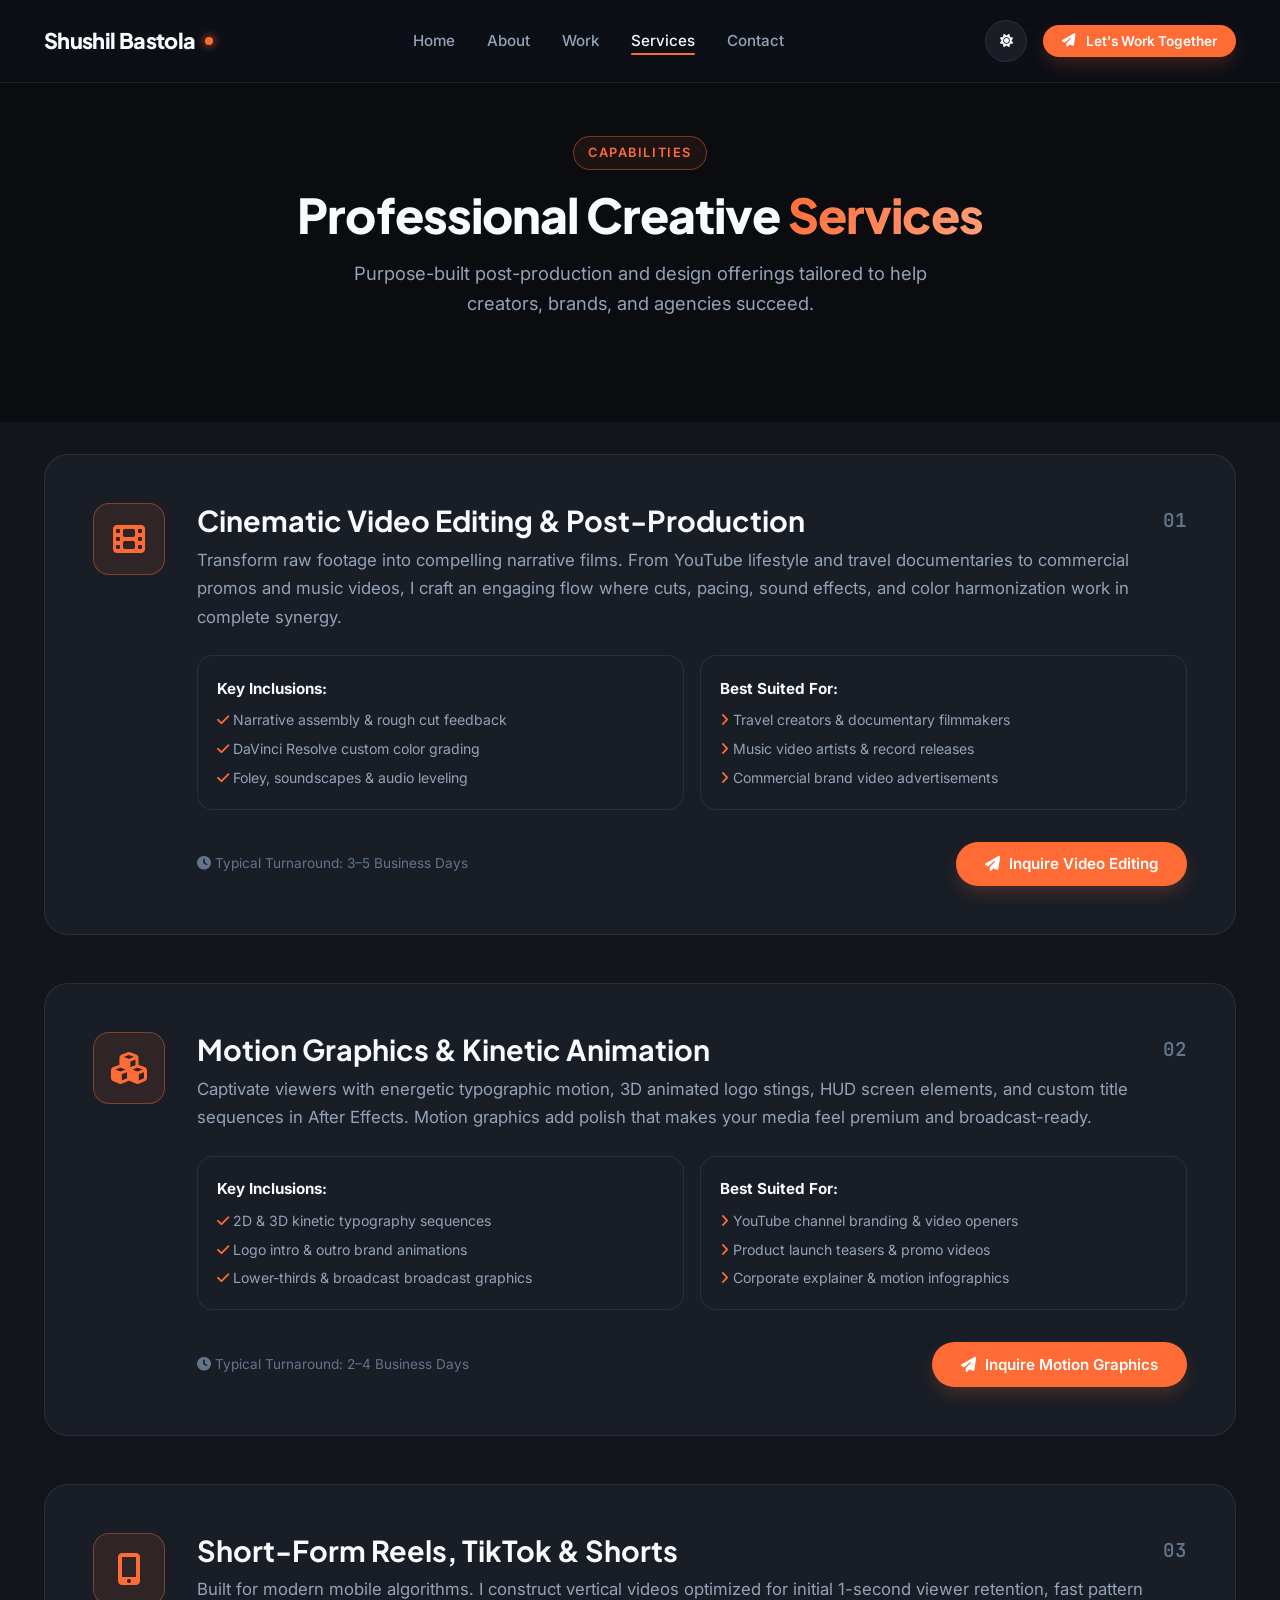
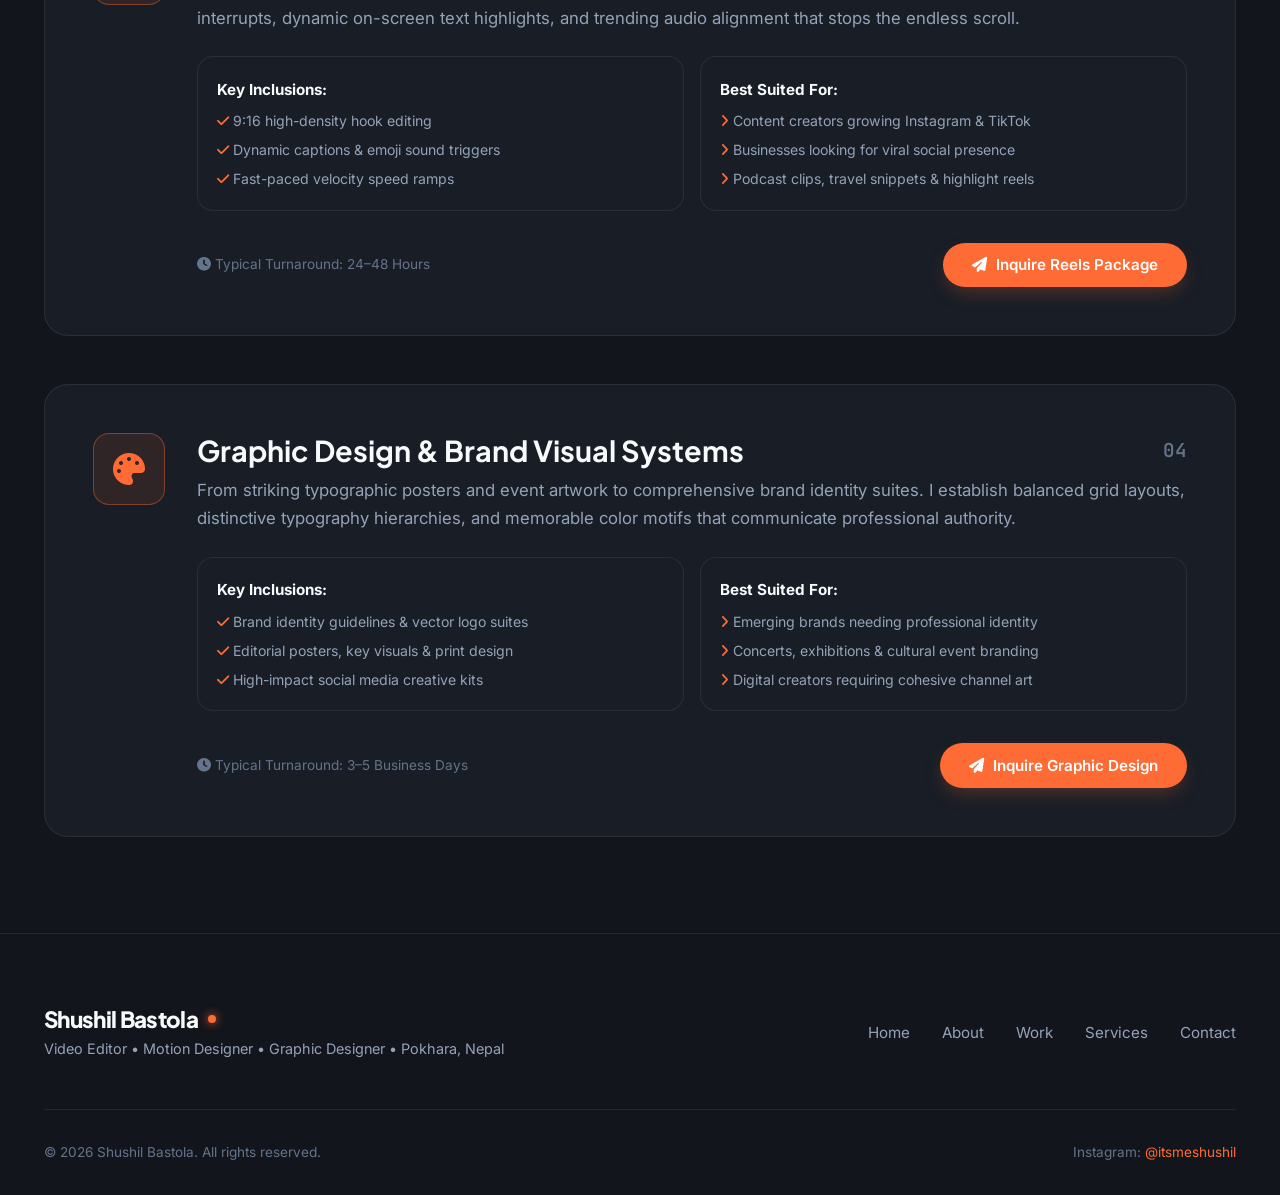
<file: services.html>
<!DOCTYPE html>
<html lang="en">
<head>
  <meta charset="UTF-8">
  <meta name="viewport" content="width=device-width, initial-scale=1.0">
  <title>Services & Creative Capabilities | Shushil Bastola</title>
  <meta name="description" content="Explore professional video editing, motion graphics, and graphic design services provided by Shushil Bastola in Pokhara, Nepal.">
  <meta name="robots" content="index, follow">

  <!-- Open Graph -->
  <meta property="og:title" content="Creative Services | Shushil Bastola">
  <meta property="og:description" content="Cinematic video editing, kinetic motion graphics, and brand identity design.">
  <meta property="og:image" content="assets/images/profile.jpg">

  <!-- Google Fonts -->
  <link rel="preconnect" href="https://fonts.googleapis.com">
  <link rel="preconnect" href="https://fonts.gstatic.com" crossorigin>
  <link href="https://fonts.googleapis.com/css2?family=Inter:wght@300;400;500;600;700&family=Plus+Jakarta+Sans:wght@500;600;700;800&family=JetBrains+Mono:wght@400;600&display=swap" rel="stylesheet">

  <!-- Font Awesome -->
  <link rel="stylesheet" href="https://cdnjs.cloudflare.com/ajax/libs/font-awesome/6.5.1/css/all.min.css">
  <link rel="stylesheet" href="css/style.css">
</head>
<body>

  <!-- Navigation -->
  <nav class="navbar" id="navbar">
    <div class="container nav-container">
      <a href="index.html" class="nav-brand">
        <span>Shushil Bastola</span>
        <span class="brand-dot"></span>
      </a>

      <ul class="nav-links">
        <li><a href="index.html" class="nav-link">Home</a></li>
        <li><a href="about.html" class="nav-link">About</a></li>
        <li><a href="portfolio.html" class="nav-link">Work</a></li>
        <li><a href="services.html" class="nav-link active">Services</a></li>
        <li><a href="contact.html" class="nav-link">Contact</a></li>
      </ul>

      <div class="nav-actions">
        <button class="theme-toggle-btn" id="themeToggle" aria-label="Toggle dark mode">
          <i class="fas fa-sun"></i>
        </button>
        <button class="btn btn-primary btn-sm trigger-booking-modal">
          <i class="fas fa-paper-plane"></i> Let's Work Together
        </button>
        <button class="hamburger-btn" id="hamburgerBtn" aria-label="Toggle menu">
          <span></span><span></span><span></span>
        </button>
      </div>
    </div>
  </nav>

  <!-- Mobile Drawer -->
  <div class="mobile-drawer" id="mobileDrawer">
    <div>
      <div style="margin-bottom: 2rem;">
        <span class="nav-brand" style="font-size: 1.15rem;">Shushil Bastola <span class="brand-dot"></span></span>
      </div>
      <ul class="mobile-nav-links">
        <li><a href="index.html" class="mobile-nav-link"><span>Home</span> <i class="fas fa-chevron-right"></i></a></li>
        <li><a href="about.html" class="mobile-nav-link"><span>About</span> <i class="fas fa-chevron-right"></i></a></li>
        <li><a href="portfolio.html" class="mobile-nav-link"><span>Work / Portfolio</span> <i class="fas fa-chevron-right"></i></a></li>
        <li><a href="services.html" class="mobile-nav-link active"><span>Services</span> <i class="fas fa-chevron-right"></i></a></li>
        <li><a href="contact.html" class="mobile-nav-link"><span>Contact</span> <i class="fas fa-chevron-right"></i></a></li>
      </ul>
    </div>
    <div class="mobile-drawer-footer">
      <button class="btn btn-primary trigger-booking-modal" style="width: 100%;">
        <i class="fas fa-calendar-check"></i> Start a Project
      </button>
    </div>
  </div>
  <div class="drawer-overlay" id="drawerOverlay"></div>

  <!-- Page Header -->
  <section class="section" style="padding-top: 8.5rem; padding-bottom: 3.5rem;">
    <div class="container text-center">
      <span class="section-label">Capabilities</span>
      <h1 class="section-title">Professional Creative <span class="gradient-text">Services</span></h1>
      <p class="section-subtitle">
        Purpose-built post-production and design offerings tailored to help creators, brands, and agencies succeed.
      </p>
    </div>
  </section>

  <!-- Detailed Services Section -->
  <section class="section section-alt" style="padding-top: 2rem;">
    <div class="container">
      <div class="services-grid" style="grid-template-columns: 1fr; gap: 3rem;">
        
        <!-- Detailed Service 1 -->
        <div class="service-card" style="padding: 3rem;">
          <div style="display: flex; gap: 2rem; align-items: flex-start; flex-wrap: wrap;">
            <div class="service-icon-box" style="width: 72px; height: 72px; font-size: 2rem;">
              <i class="fas fa-film"></i>
            </div>
            <div style="flex: 1; min-width: 280px;">
              <div style="display: flex; justify-content: space-between; align-items: center; margin-bottom: 0.5rem;">
                <h2 style="font-size: 1.8rem;">Cinematic Video Editing & Post-Production</h2>
                <span class="service-num" style="font-size: 1.2rem;">01</span>
              </div>
              <p style="color: var(--text-secondary); font-size: 1.05rem; line-height: 1.7; margin-bottom: 1.5rem;">
                Transform raw footage into compelling narrative films. From YouTube lifestyle and travel documentaries to commercial promos and music videos, I craft an engaging flow where cuts, pacing, sound effects, and color harmonization work in complete synergy.
              </p>

              <div style="display: grid; grid-template-columns: repeat(auto-fit, minmax(240px, 1fr)); gap: 1rem; margin-bottom: 2rem;">
                <div style="background: var(--bg-surface); border: 1px solid var(--border-subtle); padding: 1.2rem; border-radius: var(--radius-md);">
                  <strong style="color: var(--text-primary); font-size: 0.95rem;">Key Inclusions:</strong>
                  <ul style="list-style: none; margin-top: 0.5rem; display: flex; flex-direction: column; gap: 0.4rem; font-size: 0.88rem; color: var(--text-secondary);">
                    <li><i class="fas fa-check" style="color: var(--accent-primary);"></i> Narrative assembly & rough cut feedback</li>
                    <li><i class="fas fa-check" style="color: var(--accent-primary);"></i> DaVinci Resolve custom color grading</li>
                    <li><i class="fas fa-check" style="color: var(--accent-primary);"></i> Foley, soundscapes & audio leveling</li>
                  </ul>
                </div>

                <div style="background: var(--bg-surface); border: 1px solid var(--border-subtle); padding: 1.2rem; border-radius: var(--radius-md);">
                  <strong style="color: var(--text-primary); font-size: 0.95rem;">Best Suited For:</strong>
                  <ul style="list-style: none; margin-top: 0.5rem; display: flex; flex-direction: column; gap: 0.4rem; font-size: 0.88rem; color: var(--text-secondary);">
                    <li><i class="fas fa-angle-right" style="color: var(--accent-primary);"></i> Travel creators & documentary filmmakers</li>
                    <li><i class="fas fa-angle-right" style="color: var(--accent-primary);"></i> Music video artists & record releases</li>
                    <li><i class="fas fa-angle-right" style="color: var(--accent-primary);"></i> Commercial brand video advertisements</li>
                  </ul>
                </div>
              </div>

              <div style="display: flex; justify-content: space-between; align-items: center; flex-wrap: gap: 1rem;">
                <span style="font-size: 0.85rem; color: var(--text-muted);"><i class="fas fa-clock"></i> Typical Turnaround: 3–5 Business Days</span>
                <button class="btn btn-primary trigger-booking-modal" data-service="Cinematic Video Editing">
                  <i class="fas fa-paper-plane"></i> Inquire Video Editing
                </button>
              </div>
            </div>
          </div>
        </div>

        <!-- Detailed Service 2 -->
        <div class="service-card" style="padding: 3rem;">
          <div style="display: flex; gap: 2rem; align-items: flex-start; flex-wrap: wrap;">
            <div class="service-icon-box" style="width: 72px; height: 72px; font-size: 2rem;">
              <i class="fas fa-cubes"></i>
            </div>
            <div style="flex: 1; min-width: 280px;">
              <div style="display: flex; justify-content: space-between; align-items: center; margin-bottom: 0.5rem;">
                <h2 style="font-size: 1.8rem;">Motion Graphics & Kinetic Animation</h2>
                <span class="service-num" style="font-size: 1.2rem;">02</span>
              </div>
              <p style="color: var(--text-secondary); font-size: 1.05rem; line-height: 1.7; margin-bottom: 1.5rem;">
                Captivate viewers with energetic typographic motion, 3D animated logo stings, HUD screen elements, and custom title sequences in After Effects. Motion graphics add polish that makes your media feel premium and broadcast-ready.
              </p>

              <div style="display: grid; grid-template-columns: repeat(auto-fit, minmax(240px, 1fr)); gap: 1rem; margin-bottom: 2rem;">
                <div style="background: var(--bg-surface); border: 1px solid var(--border-subtle); padding: 1.2rem; border-radius: var(--radius-md);">
                  <strong style="color: var(--text-primary); font-size: 0.95rem;">Key Inclusions:</strong>
                  <ul style="list-style: none; margin-top: 0.5rem; display: flex; flex-direction: column; gap: 0.4rem; font-size: 0.88rem; color: var(--text-secondary);">
                    <li><i class="fas fa-check" style="color: var(--accent-primary);"></i> 2D & 3D kinetic typography sequences</li>
                    <li><i class="fas fa-check" style="color: var(--accent-primary);"></i> Logo intro & outro brand animations</li>
                    <li><i class="fas fa-check" style="color: var(--accent-primary);"></i> Lower-thirds & broadcast broadcast graphics</li>
                  </ul>
                </div>

                <div style="background: var(--bg-surface); border: 1px solid var(--border-subtle); padding: 1.2rem; border-radius: var(--radius-md);">
                  <strong style="color: var(--text-primary); font-size: 0.95rem;">Best Suited For:</strong>
                  <ul style="list-style: none; margin-top: 0.5rem; display: flex; flex-direction: column; gap: 0.4rem; font-size: 0.88rem; color: var(--text-secondary);">
                    <li><i class="fas fa-angle-right" style="color: var(--accent-primary);"></i> YouTube channel branding & video openers</li>
                    <li><i class="fas fa-angle-right" style="color: var(--accent-primary);"></i> Product launch teasers & promo videos</li>
                    <li><i class="fas fa-angle-right" style="color: var(--accent-primary);"></i> Corporate explainer & motion infographics</li>
                  </ul>
                </div>
              </div>

              <div style="display: flex; justify-content: space-between; align-items: center; flex-wrap: gap: 1rem;">
                <span style="font-size: 0.85rem; color: var(--text-muted);"><i class="fas fa-clock"></i> Typical Turnaround: 2–4 Business Days</span>
                <button class="btn btn-primary trigger-booking-modal" data-service="Motion Graphics & Titles">
                  <i class="fas fa-paper-plane"></i> Inquire Motion Graphics
                </button>
              </div>
            </div>
          </div>
        </div>

        <!-- Detailed Service 3 -->
        <div class="service-card" style="padding: 3rem;">
          <div style="display: flex; gap: 2rem; align-items: flex-start; flex-wrap: wrap;">
            <div class="service-icon-box" style="width: 72px; height: 72px; font-size: 2rem;">
              <i class="fas fa-mobile-alt"></i>
            </div>
            <div style="flex: 1; min-width: 280px;">
              <div style="display: flex; justify-content: space-between; align-items: center; margin-bottom: 0.5rem;">
                <h2 style="font-size: 1.8rem;">Short-Form Reels, TikTok & Shorts</h2>
                <span class="service-num" style="font-size: 1.2rem;">03</span>
              </div>
              <p style="color: var(--text-secondary); font-size: 1.05rem; line-height: 1.7; margin-bottom: 1.5rem;">
                Built for modern mobile algorithms. I construct vertical videos optimized for initial 1-second viewer retention, fast pattern interrupts, dynamic on-screen text highlights, and trending audio alignment that stops the endless scroll.
              </p>

              <div style="display: grid; grid-template-columns: repeat(auto-fit, minmax(240px, 1fr)); gap: 1rem; margin-bottom: 2rem;">
                <div style="background: var(--bg-surface); border: 1px solid var(--border-subtle); padding: 1.2rem; border-radius: var(--radius-md);">
                  <strong style="color: var(--text-primary); font-size: 0.95rem;">Key Inclusions:</strong>
                  <ul style="list-style: none; margin-top: 0.5rem; display: flex; flex-direction: column; gap: 0.4rem; font-size: 0.88rem; color: var(--text-secondary);">
                    <li><i class="fas fa-check" style="color: var(--accent-primary);"></i> 9:16 high-density hook editing</li>
                    <li><i class="fas fa-check" style="color: var(--accent-primary);"></i> Dynamic captions & emoji sound triggers</li>
                    <li><i class="fas fa-check" style="color: var(--accent-primary);"></i> Fast-paced velocity speed ramps</li>
                  </ul>
                </div>

                <div style="background: var(--bg-surface); border: 1px solid var(--border-subtle); padding: 1.2rem; border-radius: var(--radius-md);">
                  <strong style="color: var(--text-primary); font-size: 0.95rem;">Best Suited For:</strong>
                  <ul style="list-style: none; margin-top: 0.5rem; display: flex; flex-direction: column; gap: 0.4rem; font-size: 0.88rem; color: var(--text-secondary);">
                    <li><i class="fas fa-angle-right" style="color: var(--accent-primary);"></i> Content creators growing Instagram & TikTok</li>
                    <li><i class="fas fa-angle-right" style="color: var(--accent-primary);"></i> Businesses looking for viral social presence</li>
                    <li><i class="fas fa-angle-right" style="color: var(--accent-primary);"></i> Podcast clips, travel snippets & highlight reels</li>
                  </ul>
                </div>
              </div>

              <div style="display: flex; justify-content: space-between; align-items: center; flex-wrap: gap: 1rem;">
                <span style="font-size: 0.85rem; color: var(--text-muted);"><i class="fas fa-clock"></i> Typical Turnaround: 24–48 Hours</span>
                <button class="btn btn-primary trigger-booking-modal" data-service="Short-Form Reels & Shorts">
                  <i class="fas fa-paper-plane"></i> Inquire Reels Package
                </button>
              </div>
            </div>
          </div>
        </div>

        <!-- Detailed Service 4 -->
        <div class="service-card" style="padding: 3rem;">
          <div style="display: flex; gap: 2rem; align-items: flex-start; flex-wrap: wrap;">
            <div class="service-icon-box" style="width: 72px; height: 72px; font-size: 2rem;">
              <i class="fas fa-palette"></i>
            </div>
            <div style="flex: 1; min-width: 280px;">
              <div style="display: flex; justify-content: space-between; align-items: center; margin-bottom: 0.5rem;">
                <h2 style="font-size: 1.8rem;">Graphic Design & Brand Visual Systems</h2>
                <span class="service-num" style="font-size: 1.2rem;">04</span>
              </div>
              <p style="color: var(--text-secondary); font-size: 1.05rem; line-height: 1.7; margin-bottom: 1.5rem;">
                From striking typographic posters and event artwork to comprehensive brand identity suites. I establish balanced grid layouts, distinctive typography hierarchies, and memorable color motifs that communicate professional authority.
              </p>

              <div style="display: grid; grid-template-columns: repeat(auto-fit, minmax(240px, 1fr)); gap: 1rem; margin-bottom: 2rem;">
                <div style="background: var(--bg-surface); border: 1px solid var(--border-subtle); padding: 1.2rem; border-radius: var(--radius-md);">
                  <strong style="color: var(--text-primary); font-size: 0.95rem;">Key Inclusions:</strong>
                  <ul style="list-style: none; margin-top: 0.5rem; display: flex; flex-direction: column; gap: 0.4rem; font-size: 0.88rem; color: var(--text-secondary);">
                    <li><i class="fas fa-check" style="color: var(--accent-primary);"></i> Brand identity guidelines & vector logo suites</li>
                    <li><i class="fas fa-check" style="color: var(--accent-primary);"></i> Editorial posters, key visuals & print design</li>
                    <li><i class="fas fa-check" style="color: var(--accent-primary);"></i> High-impact social media creative kits</li>
                  </ul>
                </div>

                <div style="background: var(--bg-surface); border: 1px solid var(--border-subtle); padding: 1.2rem; border-radius: var(--radius-md);">
                  <strong style="color: var(--text-primary); font-size: 0.95rem;">Best Suited For:</strong>
                  <ul style="list-style: none; margin-top: 0.5rem; display: flex; flex-direction: column; gap: 0.4rem; font-size: 0.88rem; color: var(--text-secondary);">
                    <li><i class="fas fa-angle-right" style="color: var(--accent-primary);"></i> Emerging brands needing professional identity</li>
                    <li><i class="fas fa-angle-right" style="color: var(--accent-primary);"></i> Concerts, exhibitions & cultural event branding</li>
                    <li><i class="fas fa-angle-right" style="color: var(--accent-primary);"></i> Digital creators requiring cohesive channel art</li>
                  </ul>
                </div>
              </div>

              <div style="display: flex; justify-content: space-between; align-items: center; flex-wrap: gap: 1rem;">
                <span style="font-size: 0.85rem; color: var(--text-muted);"><i class="fas fa-clock"></i> Typical Turnaround: 3–5 Business Days</span>
                <button class="btn btn-primary trigger-booking-modal" data-service="Graphic Design & Branding">
                  <i class="fas fa-paper-plane"></i> Inquire Graphic Design
                </button>
              </div>
            </div>
          </div>
        </div>

      </div>
    </div>
  </section>

  <!-- Booking Modal -->
  <div class="modal-backdrop" id="bookingModal">
    <div class="modal-card">
      <button class="modal-close-btn" aria-label="Close modal">&times;</button>
      <h2 style="font-size: 1.8rem; margin-bottom: 0.4rem;">Let's Work Together</h2>
      <p style="color: var(--text-secondary); font-size: 0.95rem; margin-bottom: 1.8rem;">
        Provide a few details about your project to get started.
      </p>
      <form id="bookingForm">
        <div class="form-group">
          <label>Your Name *</label>
          <input type="text" name="fullname" class="form-control" placeholder="Full name" required>
        </div>
        <div class="form-group">
          <label>Email Address *</label>
          <input type="email" name="email" class="form-control" placeholder="you@domain.com" required>
        </div>
        <div class="form-group">
          <label>Select Service *</label>
          <select name="service" class="form-control" required>
            <option value="">Choose service...</option>
            <option value="Cinematic Video Editing">Cinematic Video Editing</option>
            <option value="Motion Graphics & Titles">Motion Graphics & Titles</option>
            <option value="Short-Form Reels & Shorts">Short-Form Reels & Shorts</option>
            <option value="Graphic Design & Branding">Graphic Design & Branding</option>
            <option value="Other Project Inquiry">Custom Collaboration</option>
          </select>
        </div>
        <div class="form-group">
          <label>Project Details / Links *</label>
          <textarea name="details" class="form-control" placeholder="Footage length, style, timeline..." required></textarea>
        </div>
        <button type="submit" class="btn btn-primary" style="width: 100%;">
          <i class="fas fa-check-circle"></i> Submit Booking Inquiry
        </button>
      </form>
    </div>
  </div>

  <!-- Footer -->
  <footer class="footer">
    <div class="container">
      <div class="footer-top">
        <div class="footer-brand">
          <h3 class="nav-brand">Shushil Bastola <span class="brand-dot"></span></h3>
          <p>Video Editor &bull; Motion Designer &bull; Graphic Designer &bull; Pokhara, Nepal</p>
        </div>
        <ul class="footer-nav">
          <li><a href="index.html">Home</a></li>
          <li><a href="about.html">About</a></li>
          <li><a href="portfolio.html">Work</a></li>
          <li><a href="services.html">Services</a></li>
          <li><a href="contact.html">Contact</a></li>
        </ul>
      </div>
      <div class="footer-bottom">
        <div>&copy; 2026 Shushil Bastola. All rights reserved.</div>
        <div>Instagram: <a href="https://www.instagram.com/itsmeshushil/" target="_blank" style="color: var(--accent-primary);">@itsmeshushil</a></div>
      </div>
    </div>
  </footer>

  <script src="js/portfolio-data.js"></script>
  <script src="js/main.js"></script>
</body>
</html>
</file>
<file: css/style.css>
/* ==========================================================================
   Shushil Bastola - Personal Portfolio Design System
   Visual Artist: Graphic Design | Video Editing | Motion Graphics
   Pokhara, Nepal • @itsmeshushil
   ========================================================================== */

/* ---------- Root CSS Variables ---------- */
:root {
  /* Color Palette - Dark Mode (Default Cinematic) */
  --bg-primary: #0a0c10;
  --bg-secondary: #12151c;
  --bg-surface: #181d26;
  --bg-surface-hover: #202632;
  --bg-glass: rgba(14, 17, 24, 0.75);
  --bg-modal: #12161f;
  
  --text-primary: #f8fafc;
  --text-secondary: #94a3b8;
  --text-muted: #64748b;
  
  --accent-primary: #ff6b35;
  --accent-secondary: #ff9066;
  --accent-glow: rgba(255, 107, 53, 0.28);
  --accent-gradient: linear-gradient(135deg, #ff6b35 0%, #ffa07a 100%);
  
  --highlight-cyan: #38bdf8;
  --highlight-cyan-glow: rgba(56, 189, 248, 0.2);
  
  --border-subtle: rgba(255, 255, 255, 0.08);
  --border-medium: rgba(255, 255, 255, 0.14);
  --border-accent: rgba(255, 107, 53, 0.4);
  
  --shadow-sm: 0 4px 12px rgba(0, 0, 0, 0.3);
  --shadow-md: 0 12px 30px rgba(0, 0, 0, 0.45);
  --shadow-lg: 0 24px 50px rgba(0, 0, 0, 0.6);
  --shadow-glow: 0 0 35px var(--accent-glow);
  
  --radius-sm: 8px;
  --radius-md: 16px;
  --radius-lg: 24px;
  --radius-xl: 36px;
  --radius-pill: 9999px;
  
  --transition-fast: 0.2s cubic-bezier(0.16, 1, 0.3, 1);
  --transition-normal: 0.35s cubic-bezier(0.16, 1, 0.3, 1);
  --transition-slow: 0.6s cubic-bezier(0.16, 1, 0.3, 1);

  --font-main: 'Inter', -apple-system, BlinkMacSystemFont, 'Segoe UI', Roboto, sans-serif;
  --font-heading: 'Plus Jakarta Sans', var(--font-main);
  --font-mono: 'JetBrains Mono', ui-monospace, SFMono-Regular, monospace;
}

/* Light Mode Overrides */
body.light-mode {
  --bg-primary: #f8fafc;
  --bg-secondary: #f1f5f9;
  --bg-surface: #ffffff;
  --bg-surface-hover: #f8fafc;
  --bg-glass: rgba(255, 255, 255, 0.85);
  --bg-modal: #ffffff;
  
  --text-primary: #0f172a;
  --text-secondary: #475569;
  --text-muted: #94a3b8;
  
  --accent-primary: #e85926;
  --accent-secondary: #ff7844;
  --accent-glow: rgba(232, 89, 38, 0.2);
  --accent-gradient: linear-gradient(135deg, #e85926 0%, #ff8352 100%);
  
  --border-subtle: rgba(15, 23, 42, 0.08);
  --border-medium: rgba(15, 23, 42, 0.14);
  --border-accent: rgba(232, 89, 38, 0.3);
  
  --shadow-sm: 0 4px 12px rgba(15, 23, 42, 0.05);
  --shadow-md: 0 12px 30px rgba(15, 23, 42, 0.08);
  --shadow-lg: 0 24px 50px rgba(15, 23, 42, 0.12);
}

/* ---------- Reset & Base ---------- */
*, *::before, *::after {
  box-sizing: border-box;
  margin: 0;
  padding: 0;
}

html {
  scroll-behavior: smooth;
  font-size: 16px;
  -webkit-font-smoothing: antialiased;
  -moz-osx-font-smoothing: grayscale;
}

body {
  background-color: var(--bg-primary);
  color: var(--text-primary);
  font-family: var(--font-main);
  line-height: 1.6;
  overflow-x: hidden;
  transition: background-color var(--transition-normal), color var(--transition-normal);
}

img, video {
  max-width: 100%;
  height: auto;
  display: block;
}

a {
  color: inherit;
  text-decoration: none;
  transition: color var(--transition-fast);
}

button {
  font-family: inherit;
  cursor: pointer;
  border: none;
  background: none;
}

/* ---------- Typography ---------- */
h1, h2, h3, h4, h5, h6 {
  font-family: var(--font-heading);
  font-weight: 700;
  line-height: 1.2;
  color: var(--text-primary);
}

.gradient-text {
  background: var(--accent-gradient);
  -webkit-background-clip: text;
  background-clip: text;
  color: transparent;
  display: inline-block;
}

.section-label {
  display: inline-flex;
  align-items: center;
  gap: 0.5rem;
  font-size: 0.8rem;
  font-weight: 600;
  text-transform: uppercase;
  letter-spacing: 0.12em;
  color: var(--accent-primary);
  background: rgba(255, 107, 53, 0.08);
  padding: 0.35rem 0.9rem;
  border-radius: var(--radius-pill);
  border: 1px solid var(--border-accent);
  margin-bottom: 1rem;
}

.section-title {
  font-size: clamp(2rem, 4vw, 3rem);
  font-weight: 800;
  letter-spacing: -0.02em;
  margin-bottom: 1rem;
}

.section-subtitle {
  font-size: clamp(1rem, 1.5vw, 1.15rem);
  color: var(--text-secondary);
  max-width: 620px;
  margin-bottom: 3rem;
}

.text-center {
  text-align: center;
}

.text-center .section-subtitle {
  margin-left: auto;
  margin-right: auto;
}

/* ---------- Layout Containers ---------- */
.container {
  width: 100%;
  max-width: 1240px;
  margin: 0 auto;
  padding: 0 1.5rem;
}

.section {
  padding: 6rem 0;
  position: relative;
}

.section-alt {
  background-color: var(--bg-secondary);
}

/* ---------- Scroll Animations ---------- */
.fade-up {
  opacity: 0;
  transform: translateY(32px);
  transition: opacity 0.7s cubic-bezier(0.16, 1, 0.3, 1), transform 0.7s cubic-bezier(0.16, 1, 0.3, 1);
}

.fade-up.visible {
  opacity: 1;
  transform: translateY(0);
}

/* ---------- Buttons & CTAs ---------- */
.btn {
  display: inline-flex;
  align-items: center;
  justify-content: center;
  gap: 0.6rem;
  padding: 0.8rem 1.8rem;
  border-radius: var(--radius-pill);
  font-weight: 600;
  font-size: 0.95rem;
  transition: all var(--transition-fast);
  cursor: pointer;
  white-space: nowrap;
}

.btn-primary {
  background: var(--accent-primary);
  color: #ffffff !important;
  box-shadow: 0 8px 20px -4px var(--accent-glow);
}

.btn-primary:hover {
  background: var(--accent-secondary);
  transform: translateY(-2px);
  box-shadow: 0 12px 26px -2px var(--accent-glow);
}

.btn-outline {
  border: 1.5px solid var(--border-medium);
  background: transparent;
  color: var(--text-primary);
}

.btn-outline:hover {
  border-color: var(--accent-primary);
  color: var(--accent-primary);
  background: rgba(255, 107, 53, 0.05);
  transform: translateY(-2px);
}

.btn-whatsapp {
  background: #25D366;
  color: #ffffff !important;
  box-shadow: 0 8px 20px -4px rgba(37, 211, 102, 0.3);
}

.btn-whatsapp:hover {
  background: #1eb855;
  transform: translateY(-2px);
}

.btn-sm {
  padding: 0.5rem 1.2rem;
  font-size: 0.85rem;
}

/* ---------- Sticky Navigation Bar ---------- */
.navbar {
  position: fixed;
  top: 0;
  left: 0;
  width: 100%;
  padding: 1.25rem 0;
  z-index: 1000;
  background: var(--bg-glass);
  backdrop-filter: blur(16px);
  -webkit-backdrop-filter: blur(16px);
  border-bottom: 1px solid var(--border-subtle);
  transition: padding var(--transition-normal), background-color var(--transition-normal), box-shadow var(--transition-normal);
}

.navbar.scrolled {
  padding: 0.8rem 0;
  box-shadow: var(--shadow-sm);
  background: var(--bg-glass);
}

.nav-container {
  display: flex;
  align-items: center;
  justify-content: space-between;
}

.nav-brand {
  display: flex;
  align-items: center;
  gap: 0.6rem;
  font-family: var(--font-heading);
  font-weight: 800;
  font-size: 1.35rem;
  letter-spacing: -0.03em;
  color: var(--text-primary);
}

.nav-brand .brand-dot {
  width: 8px;
  height: 8px;
  background: var(--accent-primary);
  border-radius: 50%;
  box-shadow: 0 0 10px var(--accent-primary);
}

.nav-links {
  display: flex;
  align-items: center;
  gap: 2rem;
  list-style: none;
}

.nav-link {
  font-size: 0.95rem;
  font-weight: 500;
  color: var(--text-secondary);
  position: relative;
  padding: 0.3rem 0;
  transition: color var(--transition-fast);
}

.nav-link:hover, .nav-link.active {
  color: var(--text-primary);
}

.nav-link::after {
  content: '';
  position: absolute;
  bottom: 0;
  left: 0;
  width: 0;
  height: 2px;
  background: var(--accent-primary);
  transition: width var(--transition-normal);
  border-radius: 2px;
}

.nav-link:hover::after, .nav-link.active::after {
  width: 100%;
}

.nav-actions {
  display: flex;
  align-items: center;
  gap: 1rem;
}

.theme-toggle-btn {
  width: 42px;
  height: 42px;
  border-radius: 50%;
  display: flex;
  align-items: center;
  justify-content: center;
  color: var(--text-primary);
  background: var(--bg-surface);
  border: 1px solid var(--border-subtle);
  transition: all var(--transition-fast);
}

.theme-toggle-btn:hover {
  background: var(--bg-surface-hover);
  border-color: var(--border-medium);
  transform: rotate(15deg);
}

.hamburger-btn {
  display: none;
  flex-direction: column;
  justify-content: space-around;
  width: 32px;
  height: 24px;
  background: transparent;
  padding: 0;
  z-index: 1100;
}

.hamburger-btn span {
  width: 100%;
  height: 2.5px;
  background-color: var(--text-primary);
  border-radius: 3px;
  transition: all var(--transition-normal);
}

.hamburger-btn.active span:nth-child(1) {
  transform: translateY(8px) rotate(45deg);
}

.hamburger-btn.active span:nth-child(2) {
  opacity: 0;
}

.hamburger-btn.active span:nth-child(3) {
  transform: translateY(-8px) rotate(-45deg);
}

/* ---------- Mobile Drawer Navigation ---------- */
.mobile-drawer {
  position: fixed;
  top: 0;
  right: -100%;
  width: 82%;
  max-width: 340px;
  height: 100vh;
  background: var(--bg-secondary);
  border-left: 1px solid var(--border-medium);
  padding: 5.5rem 2rem 2rem;
  z-index: 1050;
  display: flex;
  flex-direction: column;
  justify-content: space-between;
  transition: right 0.4s cubic-bezier(0.16, 1, 0.3, 1);
  box-shadow: var(--shadow-lg);
}

.mobile-drawer.active {
  right: 0;
}

.mobile-nav-links {
  list-style: none;
  display: flex;
  flex-direction: column;
  gap: 1.5rem;
}

.mobile-nav-link {
  font-size: 1.25rem;
  font-weight: 600;
  color: var(--text-primary);
  display: flex;
  align-items: center;
  justify-content: space-between;
  padding: 0.5rem 0;
  border-bottom: 1px solid var(--border-subtle);
}

.mobile-nav-link:hover, .mobile-nav-link.active {
  color: var(--accent-primary);
}

.mobile-drawer-footer {
  display: flex;
  flex-direction: column;
  gap: 1.2rem;
}

.drawer-overlay {
  position: fixed;
  inset: 0;
  background: rgba(0, 0, 0, 0.6);
  backdrop-filter: blur(4px);
  z-index: 1040;
  opacity: 0;
  visibility: hidden;
  transition: all var(--transition-normal);
}

.drawer-overlay.active {
  opacity: 1;
  visibility: visible;
}

/* ---------- Hero Section ---------- */
.hero-section {
  padding: 9.5rem 0 5.5rem;
  min-height: 92vh;
  display: flex;
  align-items: center;
  position: relative;
  overflow: hidden;
}

.hero-glow {
  position: absolute;
  top: 20%;
  right: 10%;
  width: 500px;
  height: 500px;
  background: radial-gradient(circle, var(--accent-glow) 0%, transparent 70%);
  filter: blur(80px);
  pointer-events: none;
  z-index: 0;
}

.hero-grid {
  display: grid;
  grid-template-columns: 1.15fr 0.85fr;
  align-items: center;
  gap: 4rem;
  position: relative;
  z-index: 1;
}

.hero-badge-row {
  display: flex;
  align-items: center;
  gap: 0.8rem;
  flex-wrap: wrap;
  margin-bottom: 1.25rem;
}

.status-pill {
  display: inline-flex;
  align-items: center;
  gap: 0.5rem;
  background: rgba(34, 197, 94, 0.1);
  border: 1px solid rgba(34, 197, 94, 0.3);
  color: #22c55e;
  padding: 0.3rem 0.85rem;
  border-radius: var(--radius-pill);
  font-size: 0.8rem;
  font-weight: 600;
}

.status-pill .status-pulse {
  width: 8px;
  height: 8px;
  border-radius: 50%;
  background: #22c55e;
  box-shadow: 0 0 8px #22c55e;
  animation: pulse 2s infinite;
}

@keyframes pulse {
  0% { transform: scale(0.95); opacity: 0.8; }
  50% { transform: scale(1.3); opacity: 1; }
  100% { transform: scale(0.95); opacity: 0.8; }
}

.location-pill {
  display: inline-flex;
  align-items: center;
  gap: 0.4rem;
  background: var(--bg-surface);
  border: 1px solid var(--border-subtle);
  color: var(--text-secondary);
  padding: 0.3rem 0.85rem;
  border-radius: var(--radius-pill);
  font-size: 0.8rem;
  font-weight: 500;
}

.hero-title {
  font-size: clamp(2.4rem, 5vw, 4rem);
  font-weight: 800;
  letter-spacing: -0.03em;
  line-height: 1.12;
  margin-bottom: 1.5rem;
}

.hero-subtitle {
  font-size: clamp(1.05rem, 1.8vw, 1.25rem);
  color: var(--text-secondary);
  line-height: 1.65;
  margin-bottom: 1.8rem;
  max-width: 580px;
}

.hero-points {
  display: grid;
  grid-template-columns: repeat(2, 1fr);
  gap: 0.8rem 1.5rem;
  margin-bottom: 2rem;
}

.hero-point-item {
  display: flex;
  align-items: center;
  gap: 0.6rem;
  font-size: 0.95rem;
  color: var(--text-secondary);
}

.hero-point-item i {
  color: var(--accent-primary);
  font-size: 1rem;
}

.nepal-culture-badge {
  display: inline-flex;
  align-items: center;
  gap: 0.75rem;
  background: rgba(255, 107, 53, 0.08);
  border: 1px solid var(--border-accent);
  padding: 0.45rem 1.2rem;
  border-radius: var(--radius-pill);
  margin-bottom: 2rem;
}

.nepal-culture-badge b {
  font-size: 1rem;
  color: var(--text-primary);
  font-weight: 600;
}

.nepal-culture-badge img {
  height: 20px;
  width: auto;
}

.hero-cta-group {
  display: flex;
  align-items: center;
  gap: 1.2rem;
  flex-wrap: wrap;
}

/* Hero Portrait & Interactive Visual */
.hero-visual-wrapper {
  position: relative;
  display: flex;
  align-items: center;
  justify-content: center;
}

.portrait-frame {
  position: relative;
  width: 100%;
  max-width: 420px;
  aspect-ratio: 1 / 1.08;
  border-radius: var(--radius-xl);
  overflow: hidden;
  border: 2px solid var(--border-medium);
  box-shadow: var(--shadow-lg), 0 0 40px var(--accent-glow);
  background: var(--bg-surface);
}

.portrait-frame img {
  width: 100%;
  height: 100%;
  object-fit: cover;
  transition: transform var(--transition-slow);
}

.portrait-frame:hover img {
  transform: scale(1.03);
}

.portrait-frame::after {
  content: '';
  position: absolute;
  inset: 0;
  background: linear-gradient(180deg, transparent 60%, rgba(10, 12, 16, 0.7) 100%);
  pointer-events: none;
}

.portrait-caption-pill {
  position: absolute;
  bottom: 1.2rem;
  left: 50%;
  transform: translateX(-50%);
  background: rgba(18, 22, 31, 0.85);
  backdrop-filter: blur(12px);
  border: 1px solid var(--border-subtle);
  padding: 0.4rem 1.2rem;
  border-radius: var(--radius-pill);
  font-size: 0.85rem;
  font-weight: 600;
  color: var(--text-primary);
  white-space: nowrap;
  z-index: 2;
  box-shadow: var(--shadow-sm);
}

/* Floating Software Badges */
.floating-software-badge {
  position: absolute;
  background: var(--bg-surface);
  border: 1px solid var(--border-medium);
  border-radius: var(--radius-md);
  padding: 0.6rem 0.9rem;
  display: flex;
  align-items: center;
  gap: 0.6rem;
  box-shadow: var(--shadow-md);
  backdrop-filter: blur(8px);
  z-index: 3;
  animation: floatBob 6s infinite ease-in-out;
  transition: transform var(--transition-fast), border-color var(--transition-fast);
}

.floating-software-badge:hover {
  transform: translateY(-4px) scale(1.05) !important;
  border-color: var(--accent-primary);
}

.badge-icon {
  width: 26px;
  height: 26px;
  display: flex;
  align-items: center;
  justify-content: center;
  font-weight: 800;
  font-size: 0.8rem;
  border-radius: var(--radius-sm);
}

.badge-icon.pr { background: #9999ff; color: #00005b; }
.badge-icon.ae { background: #9999ff; color: #00005b; }
.badge-icon.ps { background: #31a8ff; color: #001e36; }
.badge-icon.ai { background: #ff9a00; color: #330000; }
.badge-icon.dv { background: #ff4500; color: #ffffff; }

.badge-text {
  display: flex;
  flex-direction: column;
}

.badge-name {
  font-size: 0.8rem;
  font-weight: 700;
  color: var(--text-primary);
  line-height: 1.1;
}

.badge-skill {
  font-size: 0.68rem;
  color: var(--text-muted);
}

.badge-top-left {
  top: 5%;
  left: -20px;
  animation-delay: 0s;
}

.badge-bottom-left {
  bottom: 8%;
  left: -25px;
  animation-delay: 1.2s;
}

.badge-top-right {
  top: 8%;
  right: -25px;
  animation-delay: 2.4s;
}

.badge-bottom-right {
  bottom: 12%;
  right: -20px;
  animation-delay: 3.6s;
}

@keyframes floatBob {
  0% { transform: translateY(0px); }
  50% { transform: translateY(-10px); }
  100% { transform: translateY(0px); }
}

/* ---------- Trust & Verified Credibility Bar ---------- */
.stats-bar-section {
  padding: 2.5rem 0;
  background: var(--bg-secondary);
  border-top: 1px solid var(--border-subtle);
  border-bottom: 1px solid var(--border-subtle);
}

.stats-grid {
  display: grid;
  grid-template-columns: repeat(4, 1fr);
  gap: 1.5rem;
}

.stat-item-card {
  background: var(--bg-surface);
  border: 1px solid var(--border-subtle);
  border-radius: var(--radius-lg);
  padding: 1.8rem 1.4rem;
  text-align: center;
  transition: transform var(--transition-fast), border-color var(--transition-fast);
  box-shadow: var(--shadow-sm);
}

.stat-item-card:hover {
  transform: translateY(-4px);
  border-color: var(--border-accent);
}

.stat-icon {
  font-size: 1.5rem;
  color: var(--accent-primary);
  margin-bottom: 0.6rem;
}

.stat-value {
  font-size: 2.2rem;
  font-weight: 800;
  font-family: var(--font-heading);
  letter-spacing: -0.02em;
  color: var(--text-primary);
  line-height: 1.1;
  margin-bottom: 0.35rem;
}

.stat-label {
  font-size: 0.88rem;
  font-weight: 500;
  color: var(--text-secondary);
}

/* ---------- Clients & Creative Sectors Marquee ---------- */
.brands-section {
  padding: 3.5rem 0;
  overflow: hidden;
  border-bottom: 1px solid var(--border-subtle);
}

.brands-header {
  text-align: center;
  font-size: 0.88rem;
  font-weight: 600;
  text-transform: uppercase;
  letter-spacing: 0.1em;
  color: var(--text-muted);
  margin-bottom: 1.8rem;
}

.marquee-container {
  display: flex;
  width: 100%;
  overflow: hidden;
  user-select: none;
  mask-image: linear-gradient(to right, transparent, black 15%, black 85%, transparent);
  -webkit-mask-image: linear-gradient(to right, transparent, black 15%, black 85%, transparent);
}

.marquee-track {
  display: flex;
  align-items: center;
  gap: 2.5rem;
  animation: marqueeScroll 28s linear infinite;
  white-space: nowrap;
}

@keyframes marqueeScroll {
  from { transform: translateX(0); }
  to { transform: translateX(-50%); }
}

.marquee-item {
  display: flex;
  align-items: center;
  gap: 0.8rem;
  padding: 0.7rem 1.6rem;
  background: var(--bg-surface);
  border: 1px solid var(--border-subtle);
  border-radius: var(--radius-pill);
  color: var(--text-secondary);
  font-weight: 600;
  font-size: 0.92rem;
  transition: all var(--transition-fast);
}

.marquee-item:hover {
  color: var(--text-primary);
  border-color: var(--accent-primary);
  background: var(--bg-surface-hover);
}

.marquee-item i {
  color: var(--accent-primary);
}

/* ---------- Dominant Featured Showreel Banner ---------- */
.showreel-section {
  padding: 5rem 0;
  position: relative;
}

.showreel-banner {
  position: relative;
  width: 100%;
  height: 480px;
  border-radius: var(--radius-xl);
  overflow: hidden;
  border: 1px solid var(--border-medium);
  box-shadow: var(--shadow-lg);
  cursor: pointer;
  background: var(--bg-surface);
}

.showreel-banner img {
  width: 100%;
  height: 100%;
  object-fit: cover;
  transition: transform var(--transition-slow);
}

.showreel-banner:hover img {
  transform: scale(1.04);
}

.showreel-overlay {
  position: absolute;
  inset: 0;
  background: linear-gradient(180deg, rgba(10, 12, 16, 0.2) 0%, rgba(10, 12, 16, 0.85) 100%);
  display: flex;
  flex-direction: column;
  justify-content: space-between;
  padding: 3rem;
  z-index: 2;
}

.showreel-top {
  display: flex;
  justify-content: space-between;
  align-items: flex-start;
}

.showreel-badge {
  background: rgba(255, 107, 53, 0.9);
  color: #fff;
  padding: 0.4rem 1rem;
  border-radius: var(--radius-pill);
  font-size: 0.8rem;
  font-weight: 700;
  text-transform: uppercase;
  letter-spacing: 0.08em;
}

.showreel-center {
  position: absolute;
  top: 50%;
  left: 50%;
  transform: translate(-50%, -50%);
  display: flex;
  flex-direction: column;
  align-items: center;
  gap: 1rem;
}

.play-pulse-btn {
  width: 84px;
  height: 84px;
  border-radius: 50%;
  background: var(--accent-primary);
  color: #ffffff;
  display: flex;
  align-items: center;
  justify-content: center;
  font-size: 1.8rem;
  box-shadow: 0 0 0 10px rgba(255, 107, 53, 0.25), 0 0 0 20px rgba(255, 107, 53, 0.1);
  transition: all var(--transition-fast);
}

.showreel-banner:hover .play-pulse-btn {
  transform: scale(1.1);
  background: var(--accent-secondary);
  box-shadow: 0 0 0 14px rgba(255, 107, 53, 0.35), 0 0 0 28px rgba(255, 107, 53, 0.15);
}

.play-pulse-btn i {
  margin-left: 4px;
}

.showreel-bottom h3 {
  font-size: clamp(1.6rem, 3vw, 2.2rem);
  font-weight: 800;
  margin-bottom: 0.4rem;
  color: #ffffff;
}

.showreel-bottom p {
  color: rgba(255, 255, 255, 0.8);
  font-size: 1rem;
}

/* ---------- Services Section ---------- */
.services-grid {
  display: grid;
  grid-template-columns: repeat(2, 1fr);
  gap: 2rem;
}

.service-card {
  background: var(--bg-surface);
  border: 1px solid var(--border-subtle);
  border-radius: var(--radius-lg);
  padding: 2.5rem;
  position: relative;
  transition: all var(--transition-normal);
  display: flex;
  flex-direction: column;
  justify-content: space-between;
}

.service-card:hover {
  transform: translateY(-6px);
  border-color: var(--border-accent);
  box-shadow: var(--shadow-md), 0 0 25px var(--accent-glow);
  background: var(--bg-surface-hover);
}

.service-card-header {
  display: flex;
  justify-content: space-between;
  align-items: flex-start;
  margin-bottom: 1.5rem;
}

.service-icon-box {
  width: 60px;
  height: 60px;
  border-radius: var(--radius-md);
  background: rgba(255, 107, 53, 0.1);
  border: 1px solid var(--border-accent);
  display: flex;
  align-items: center;
  justify-content: center;
  font-size: 1.6rem;
  color: var(--accent-primary);
}

.service-num {
  font-family: var(--font-mono);
  font-size: 0.9rem;
  color: var(--text-muted);
  font-weight: 600;
}

.service-card h3 {
  font-size: 1.45rem;
  margin-bottom: 0.8rem;
}

.service-card p {
  color: var(--text-secondary);
  font-size: 0.98rem;
  line-height: 1.6;
  margin-bottom: 1.5rem;
}

.service-deliverables {
  list-style: none;
  margin-bottom: 2rem;
  display: flex;
  flex-direction: column;
  gap: 0.5rem;
}

.service-deliverables li {
  font-size: 0.9rem;
  color: var(--text-secondary);
  display: flex;
  align-items: center;
  gap: 0.6rem;
}

.service-deliverables li i {
  color: var(--accent-primary);
  font-size: 0.8rem;
}

.service-card-footer {
  display: flex;
  justify-content: space-between;
  align-items: center;
  padding-top: 1.2rem;
  border-top: 1px solid var(--border-subtle);
}

.service-tools {
  font-size: 0.8rem;
  font-weight: 500;
  color: var(--text-muted);
}

.service-action-link {
  font-size: 0.9rem;
  font-weight: 600;
  color: var(--accent-primary);
  display: inline-flex;
  align-items: center;
  gap: 0.4rem;
  transition: gap var(--transition-fast);
}

.service-action-link:hover {
  gap: 0.7rem;
  color: var(--accent-secondary);
}

/* ---------- Portfolio Section & Filters ---------- */
.portfolio-filter-row {
  display: flex;
  align-items: center;
  justify-content: center;
  gap: 0.75rem;
  flex-wrap: wrap;
  margin-bottom: 3rem;
}

.filter-btn {
  padding: 0.6rem 1.4rem;
  border-radius: var(--radius-pill);
  font-size: 0.9rem;
  font-weight: 600;
  color: var(--text-secondary);
  background: var(--bg-surface);
  border: 1px solid var(--border-subtle);
  transition: all var(--transition-fast);
}

.filter-btn:hover {
  color: var(--text-primary);
  border-color: var(--border-medium);
  background: var(--bg-surface-hover);
}

.filter-btn.active {
  background: var(--accent-primary);
  color: #ffffff;
  border-color: var(--accent-primary);
  box-shadow: 0 4px 14px var(--accent-glow);
}

.portfolio-grid {
  display: grid;
  grid-template-columns: repeat(3, 1fr);
  gap: 2rem;
}

.portfolio-card {
  background: var(--bg-surface);
  border: 1px solid var(--border-subtle);
  border-radius: var(--radius-lg);
  overflow: hidden;
  transition: all var(--transition-normal);
  cursor: pointer;
  display: flex;
  flex-direction: column;
}

.portfolio-card:hover {
  transform: translateY(-8px);
  border-color: var(--border-accent);
  box-shadow: var(--shadow-md), 0 0 20px var(--accent-glow);
}

.portfolio-card-media {
  position: relative;
  width: 100%;
  aspect-ratio: 16 / 10;
  overflow: hidden;
  background: var(--bg-secondary);
}

.portfolio-card-media.reel-aspect {
  aspect-ratio: 9 / 12;
}

.portfolio-card-media img {
  width: 100%;
  height: 100%;
  object-fit: cover;
  transition: transform var(--transition-slow);
}

.portfolio-card:hover .portfolio-card-media img {
  transform: scale(1.06);
}

.portfolio-card-badge {
  position: absolute;
  top: 1rem;
  left: 1rem;
  background: rgba(18, 22, 31, 0.85);
  backdrop-filter: blur(8px);
  border: 1px solid var(--border-subtle);
  color: #ffffff;
  padding: 0.3rem 0.8rem;
  border-radius: var(--radius-pill);
  font-size: 0.75rem;
  font-weight: 600;
  z-index: 2;
}

.portfolio-play-overlay {
  position: absolute;
  inset: 0;
  background: rgba(10, 12, 16, 0.4);
  display: flex;
  align-items: center;
  justify-content: center;
  opacity: 0;
  transition: opacity var(--transition-fast);
  z-index: 2;
}

.portfolio-card:hover .portfolio-play-overlay {
  opacity: 1;
}

.portfolio-play-icon {
  width: 52px;
  height: 52px;
  border-radius: 50%;
  background: var(--accent-primary);
  color: #fff;
  display: flex;
  align-items: center;
  justify-content: center;
  font-size: 1.2rem;
  transform: scale(0.85);
  transition: transform var(--transition-fast);
}

.portfolio-card:hover .portfolio-play-icon {
  transform: scale(1);
}

.portfolio-card-body {
  padding: 1.5rem;
  display: flex;
  flex-direction: column;
  flex-grow: 1;
}

.portfolio-card-meta {
  display: flex;
  justify-content: space-between;
  align-items: center;
  font-size: 0.8rem;
  color: var(--accent-primary);
  font-weight: 600;
  margin-bottom: 0.4rem;
}

.portfolio-card-title {
  font-size: 1.2rem;
  font-weight: 700;
  margin-bottom: 0.5rem;
  line-height: 1.3;
}

.portfolio-card-desc {
  font-size: 0.9rem;
  color: var(--text-secondary);
  line-height: 1.5;
  margin-bottom: 1.2rem;
  flex-grow: 1;
}

.portfolio-card-tools {
  display: flex;
  gap: 0.4rem;
  flex-wrap: wrap;
  padding-top: 0.8rem;
  border-top: 1px solid var(--border-subtle);
}

.tool-tag {
  font-size: 0.72rem;
  font-weight: 500;
  padding: 0.2rem 0.6rem;
  border-radius: var(--radius-sm);
  background: var(--bg-secondary);
  color: var(--text-muted);
  border: 1px solid var(--border-subtle);
}

/* ---------- About Me Storytelling Section ---------- */
.about-section {
  padding: 6.5rem 0;
}

.about-grid {
  display: grid;
  grid-template-columns: 0.9fr 1.1fr;
  gap: 4.5rem;
  align-items: center;
}

.about-photo-card {
  position: relative;
  border-radius: var(--radius-xl);
  overflow: hidden;
  border: 2px solid var(--border-medium);
  box-shadow: var(--shadow-lg);
  background: var(--bg-surface);
}

.about-photo-card img {
  width: 100%;
  aspect-ratio: 1 / 1.15;
  object-fit: cover;
}

.about-photo-badge {
  position: absolute;
  bottom: 1.5rem;
  right: 1.5rem;
  background: rgba(18, 22, 31, 0.9);
  backdrop-filter: blur(10px);
  border: 1px solid var(--border-accent);
  padding: 0.8rem 1.4rem;
  border-radius: var(--radius-md);
  text-align: right;
}

.about-photo-badge span {
  display: block;
  font-size: 0.75rem;
  color: var(--text-muted);
}

.about-photo-badge strong {
  font-size: 1rem;
  color: var(--text-primary);
}

.about-content h2 {
  font-size: clamp(2rem, 3.5vw, 2.7rem);
  margin-bottom: 1.5rem;
  letter-spacing: -0.02em;
}

.about-quote {
  font-size: 1.15rem;
  font-weight: 500;
  color: var(--text-primary);
  line-height: 1.7;
  padding-left: 1.4rem;
  border-left: 4px solid var(--accent-primary);
  margin-bottom: 1.8rem;
  font-style: italic;
}

.about-paragraph {
  color: var(--text-secondary);
  font-size: 1rem;
  line-height: 1.7;
  margin-bottom: 1.4rem;
}

.about-credentials-list {
  display: grid;
  grid-template-columns: repeat(2, 1fr);
  gap: 1rem;
  margin: 2rem 0;
}

.cred-item {
  display: flex;
  align-items: center;
  gap: 0.7rem;
  font-size: 0.95rem;
  font-weight: 500;
  color: var(--text-primary);
}

.cred-item i {
  color: var(--accent-primary);
}

/* ---------- Creative Process Section ---------- */
.process-grid {
  display: grid;
  grid-template-columns: repeat(5, 1fr);
  gap: 1.5rem;
}

.process-step-card {
  background: var(--bg-surface);
  border: 1px solid var(--border-subtle);
  border-radius: var(--radius-lg);
  padding: 2rem 1.4rem;
  display: flex;
  flex-direction: column;
  position: relative;
  transition: all var(--transition-normal);
}

.process-step-card:hover {
  transform: translateY(-6px);
  border-color: var(--border-accent);
  background: var(--bg-surface-hover);
}

.process-step-number {
  font-family: var(--font-mono);
  font-size: 2rem;
  font-weight: 800;
  color: var(--accent-primary);
  opacity: 0.85;
  margin-bottom: 1rem;
  line-height: 1;
}

.process-step-card h3 {
  font-size: 1.2rem;
  margin-bottom: 0.6rem;
}

.process-step-card p {
  color: var(--text-secondary);
  font-size: 0.88rem;
  line-height: 1.5;
}

/* ---------- Why Work With Me Section ---------- */
.why-grid {
  display: grid;
  grid-template-columns: repeat(3, 1fr);
  gap: 2rem;
}

.why-card {
  background: var(--bg-surface);
  border: 1px solid var(--border-subtle);
  border-radius: var(--radius-lg);
  padding: 2.5rem 2rem;
  transition: all var(--transition-normal);
}

.why-card:hover {
  transform: translateY(-6px);
  border-color: var(--border-accent);
  box-shadow: var(--shadow-md);
}

.why-icon {
  width: 54px;
  height: 54px;
  border-radius: var(--radius-md);
  background: rgba(255, 107, 53, 0.1);
  color: var(--accent-primary);
  display: flex;
  align-items: center;
  justify-content: center;
  font-size: 1.4rem;
  margin-bottom: 1.4rem;
}

.why-card h3 {
  font-size: 1.3rem;
  margin-bottom: 0.8rem;
}

.why-card p {
  color: var(--text-secondary);
  font-size: 0.95rem;
  line-height: 1.6;
}

/* ---------- Collaborations & Highlights Section ---------- */
.collab-grid {
  display: grid;
  grid-template-columns: repeat(3, 1fr);
  gap: 2rem;
}

.collab-card {
  background: var(--bg-surface);
  border: 1px solid var(--border-subtle);
  border-radius: var(--radius-lg);
  padding: 2rem;
  border-left: 4px solid var(--accent-primary);
  transition: all var(--transition-normal);
}

.collab-card:hover {
  transform: translateY(-4px);
  border-color: var(--border-accent);
}

.collab-badge {
  font-size: 0.75rem;
  font-weight: 700;
  text-transform: uppercase;
  color: var(--accent-primary);
  letter-spacing: 0.08em;
  margin-bottom: 0.8rem;
}

.collab-card h4 {
  font-size: 1.2rem;
  margin-bottom: 0.6rem;
}

.collab-card p {
  color: var(--text-secondary);
  font-size: 0.92rem;
  line-height: 1.6;
}

/* ---------- FAQ Section ---------- */
.faq-container {
  max-width: 820px;
  margin: 0 auto;
}

.faq-item {
  background: var(--bg-surface);
  border: 1px solid var(--border-subtle);
  border-radius: var(--radius-md);
  margin-bottom: 1rem;
  overflow: hidden;
  transition: border-color var(--transition-fast);
}

.faq-item.active {
  border-color: var(--border-accent);
}

.faq-header {
  width: 100%;
  padding: 1.4rem 1.8rem;
  display: flex;
  justify-content: space-between;
  align-items: center;
  text-align: left;
  font-size: 1.05rem;
  font-weight: 600;
  color: var(--text-primary);
  cursor: pointer;
}

.faq-icon {
  color: var(--accent-primary);
  transition: transform var(--transition-normal);
  font-size: 0.9rem;
}

.faq-item.active .faq-icon {
  transform: rotate(180deg);
}

.faq-body {
  max-height: 0;
  overflow: hidden;
  transition: max-height 0.4s ease-out, padding 0.3s ease;
  color: var(--text-secondary);
  font-size: 0.96rem;
  line-height: 1.65;
  padding: 0 1.8rem;
}

.faq-item.active .faq-body {
  max-height: 300px;
  padding: 0 1.8rem 1.5rem;
}

/* ---------- Contact Section & Form ---------- */
.contact-section {
  padding: 6.5rem 0;
}

.contact-grid {
  display: grid;
  grid-template-columns: 0.9fr 1.1fr;
  gap: 4.5rem;
}

.contact-info-panel h2 {
  font-size: clamp(2rem, 3.5vw, 2.8rem);
  margin-bottom: 1rem;
}

.contact-lead {
  color: var(--text-secondary);
  font-size: 1.1rem;
  margin-bottom: 2.5rem;
  line-height: 1.6;
}

.contact-methods {
  display: flex;
  flex-direction: column;
  gap: 1.5rem;
  margin-bottom: 2.5rem;
}

.contact-method-item {
  display: flex;
  align-items: center;
  gap: 1.2rem;
  padding: 1rem 1.4rem;
  background: var(--bg-surface);
  border: 1px solid var(--border-subtle);
  border-radius: var(--radius-md);
  transition: all var(--transition-fast);
}

.contact-method-item:hover {
  border-color: var(--border-accent);
  transform: translateX(4px);
}

.method-icon {
  width: 44px;
  height: 44px;
  border-radius: 50%;
  background: rgba(255, 107, 53, 0.1);
  color: var(--accent-primary);
  display: flex;
  align-items: center;
  justify-content: center;
  font-size: 1.2rem;
}

.method-details span {
  display: block;
  font-size: 0.78rem;
  color: var(--text-muted);
}

.method-details strong {
  font-size: 1rem;
  color: var(--text-primary);
}

.social-links-row {
  display: flex;
  gap: 1rem;
}

.social-circle-link {
  width: 46px;
  height: 46px;
  border-radius: 50%;
  background: var(--bg-surface);
  border: 1px solid var(--border-subtle);
  display: flex;
  align-items: center;
  justify-content: center;
  color: var(--text-secondary);
  font-size: 1.2rem;
  transition: all var(--transition-fast);
}

.social-circle-link:hover {
  background: var(--accent-primary);
  color: #ffffff;
  border-color: var(--accent-primary);
  transform: translateY(-3px);
}

.contact-form-panel {
  background: var(--bg-surface);
  border: 1px solid var(--border-subtle);
  border-radius: var(--radius-xl);
  padding: 3rem;
  box-shadow: var(--shadow-md);
}

.contact-form-panel h3 {
  font-size: 1.6rem;
  margin-bottom: 0.5rem;
}

.contact-form-panel p {
  color: var(--text-secondary);
  font-size: 0.95rem;
  margin-bottom: 2rem;
}

.form-group {
  margin-bottom: 1.4rem;
}

.form-group label {
  display: block;
  font-size: 0.85rem;
  font-weight: 600;
  color: var(--text-primary);
  margin-bottom: 0.5rem;
}

.form-control {
  width: 100%;
  padding: 0.85rem 1.2rem;
  border-radius: var(--radius-md);
  border: 1.5px solid var(--border-medium);
  background: var(--bg-secondary);
  color: var(--text-primary);
  font-family: inherit;
  font-size: 0.95rem;
  transition: all var(--transition-fast);
}

.form-control:focus {
  outline: none;
  border-color: var(--accent-primary);
  background: var(--bg-surface);
  box-shadow: 0 0 0 3px var(--accent-glow);
}

textarea.form-control {
  min-height: 120px;
  resize: vertical;
}

/* ---------- Modals & Lightbox ---------- */
.modal-backdrop {
  position: fixed;
  inset: 0;
  background: rgba(0, 0, 0, 0.75);
  backdrop-filter: blur(8px);
  z-index: 2000;
  opacity: 0;
  visibility: hidden;
  transition: all var(--transition-normal);
  display: flex;
  align-items: center;
  justify-content: center;
  padding: 1.5rem;
}

.modal-backdrop.active {
  opacity: 1;
  visibility: visible;
}

.modal-card {
  background: var(--bg-modal);
  border: 1px solid var(--border-medium);
  border-radius: var(--radius-xl);
  max-width: 620px;
  width: 100%;
  max-height: 90vh;
  overflow-y: auto;
  box-shadow: var(--shadow-lg);
  padding: 2.8rem;
  position: relative;
  transform: translateY(20px) scale(0.96);
  transition: all var(--transition-normal);
}

.modal-backdrop.active .modal-card {
  transform: translateY(0) scale(1);
}

.modal-card.modal-lg {
  max-width: 900px;
}

.modal-close-btn {
  position: absolute;
  top: 1.4rem;
  right: 1.4rem;
  width: 38px;
  height: 38px;
  border-radius: 50%;
  background: var(--bg-surface);
  border: 1px solid var(--border-subtle);
  color: var(--text-secondary);
  display: flex;
  align-items: center;
  justify-content: center;
  font-size: 1.2rem;
  cursor: pointer;
  transition: all var(--transition-fast);
}

.modal-close-btn:hover {
  background: var(--accent-primary);
  color: #fff;
  border-color: var(--accent-primary);
}

.video-modal-frame {
  width: 100%;
  aspect-ratio: 16 / 9;
  border-radius: var(--radius-md);
  overflow: hidden;
  background: #000;
  margin-bottom: 1.5rem;
}

.video-modal-frame iframe {
  width: 100%;
  height: 100%;
  border: none;
}

.lightbox-image-frame {
  width: 100%;
  max-height: 60vh;
  border-radius: var(--radius-md);
  overflow: hidden;
  margin-bottom: 1.5rem;
  display: flex;
  align-items: center;
  justify-content: center;
  background: #000;
}

.lightbox-image-frame img {
  max-height: 60vh;
  width: auto;
  object-fit: contain;
}

/* ---------- Floating Controls & Back to Top ---------- */
.floating-whatsapp-btn {
  position: fixed;
  bottom: 2rem;
  left: 2rem;
  width: 52px;
  height: 52px;
  border-radius: 50%;
  background: #25D366;
  color: #fff;
  display: flex;
  align-items: center;
  justify-content: center;
  font-size: 1.6rem;
  box-shadow: 0 6px 18px rgba(37, 211, 102, 0.4);
  z-index: 990;
  transition: all var(--transition-fast);
}

.floating-whatsapp-btn:hover {
  transform: scale(1.1);
  background: #1eb855;
}

.back-to-top-btn {
  position: fixed;
  bottom: 2rem;
  right: 2rem;
  width: 48px;
  height: 48px;
  border-radius: 50%;
  background: var(--bg-surface);
  border: 1px solid var(--border-medium);
  color: var(--text-primary);
  display: flex;
  align-items: center;
  justify-content: center;
  font-size: 1.1rem;
  box-shadow: var(--shadow-sm);
  z-index: 990;
  opacity: 0;
  visibility: hidden;
  transition: all var(--transition-fast);
}

.back-to-top-btn.visible {
  opacity: 1;
  visibility: visible;
}

.back-to-top-btn:hover {
  background: var(--accent-primary);
  color: #fff;
  border-color: var(--accent-primary);
  transform: translateY(-3px);
}

/* ---------- Toast Notification ---------- */
.toast-notice {
  position: fixed;
  bottom: 2.5rem;
  left: 50%;
  transform: translateX(-50%) translateY(30px);
  background: var(--bg-secondary);
  color: var(--text-primary);
  border: 1px solid var(--border-accent);
  padding: 0.8rem 1.8rem;
  border-radius: var(--radius-pill);
  font-weight: 500;
  font-size: 0.92rem;
  box-shadow: var(--shadow-md);
  z-index: 3000;
  opacity: 0;
  visibility: hidden;
  transition: all var(--transition-normal);
  display: flex;
  align-items: center;
  gap: 0.6rem;
}

.toast-notice.show {
  transform: translateX(-50%) translateY(0);
  opacity: 1;
  visibility: visible;
}

/* ---------- Footer ---------- */
.footer {
  background: var(--bg-secondary);
  border-top: 1px solid var(--border-subtle);
  padding: 4.5rem 0 2rem;
}

.footer-top {
  display: flex;
  justify-content: space-between;
  align-items: center;
  flex-wrap: wrap;
  gap: 2rem;
  padding-bottom: 3rem;
  border-bottom: 1px solid var(--border-subtle);
}

.footer-brand h3 {
  font-size: 1.4rem;
  margin-bottom: 0.3rem;
}

.footer-brand p {
  color: var(--text-secondary);
  font-size: 0.9rem;
}

.footer-nav {
  display: flex;
  gap: 2rem;
  list-style: none;
}

.footer-nav a {
  color: var(--text-secondary);
  font-size: 0.95rem;
}

.footer-nav a:hover {
  color: var(--accent-primary);
}

.footer-bottom {
  display: flex;
  justify-content: space-between;
  align-items: center;
  padding-top: 2rem;
  font-size: 0.85rem;
  color: var(--text-muted);
  flex-wrap: wrap;
  gap: 1rem;
}

/* ---------- Responsive Breakpoints ---------- */
@media (max-width: 1100px) {
  .hero-grid {
    grid-template-columns: 1fr;
    gap: 3.5rem;
    text-align: center;
  }
  
  .hero-badge-row, .hero-cta-group, .hero-points {
    justify-content: center;
  }
  
  .hero-subtitle {
    margin-left: auto;
    margin-right: auto;
  }
  
  .hero-visual-wrapper {
    order: -1;
  }
  
  .stats-grid {
    grid-template-columns: repeat(2, 1fr);
  }
  
  .portfolio-grid {
    grid-template-columns: repeat(2, 1fr);
  }
  
  .process-grid {
    grid-template-columns: repeat(3, 1fr);
  }
  
  .why-grid, .collab-grid {
    grid-template-columns: repeat(2, 1fr);
  }
}

@media (max-width: 900px) {
  .nav-links, .nav-actions .btn-primary {
    display: none;
  }
  
  .hamburger-btn {
    display: flex;
  }
  
  .services-grid {
    grid-template-columns: 1fr;
  }
  
  .about-grid, .contact-grid {
    grid-template-columns: 1fr;
    gap: 3rem;
  }
  
  .process-grid {
    grid-template-columns: repeat(2, 1fr);
  }
}

@media (max-width: 640px) {
  .section {
    padding: 4.5rem 0;
  }
  
  .hero-title {
    font-size: 2.2rem;
  }
  
  .hero-points {
    grid-template-columns: 1fr;
    text-align: left;
  }
  
  .stats-grid {
    grid-template-columns: 1fr;
  }
  
  .portfolio-grid {
    grid-template-columns: 1fr;
  }
  
  .why-grid, .collab-grid, .process-grid {
    grid-template-columns: 1fr;
  }
  
  .showreel-banner {
    height: 340px;
  }
  
  .showreel-overlay {
    padding: 1.8rem;
  }
  
  .play-pulse-btn {
    width: 64px;
    height: 64px;
    font-size: 1.4rem;
  }
  
  .contact-form-panel {
    padding: 2rem 1.5rem;
  }
  
  .footer-top {
    flex-direction: column;
    text-align: center;
  }
  
  .footer-nav {
    flex-wrap: wrap;
    justify-content: center;
    gap: 1.2rem;
  }
  
  .footer-bottom {
    flex-direction: column;
    text-align: center;
  }
}
</file>
